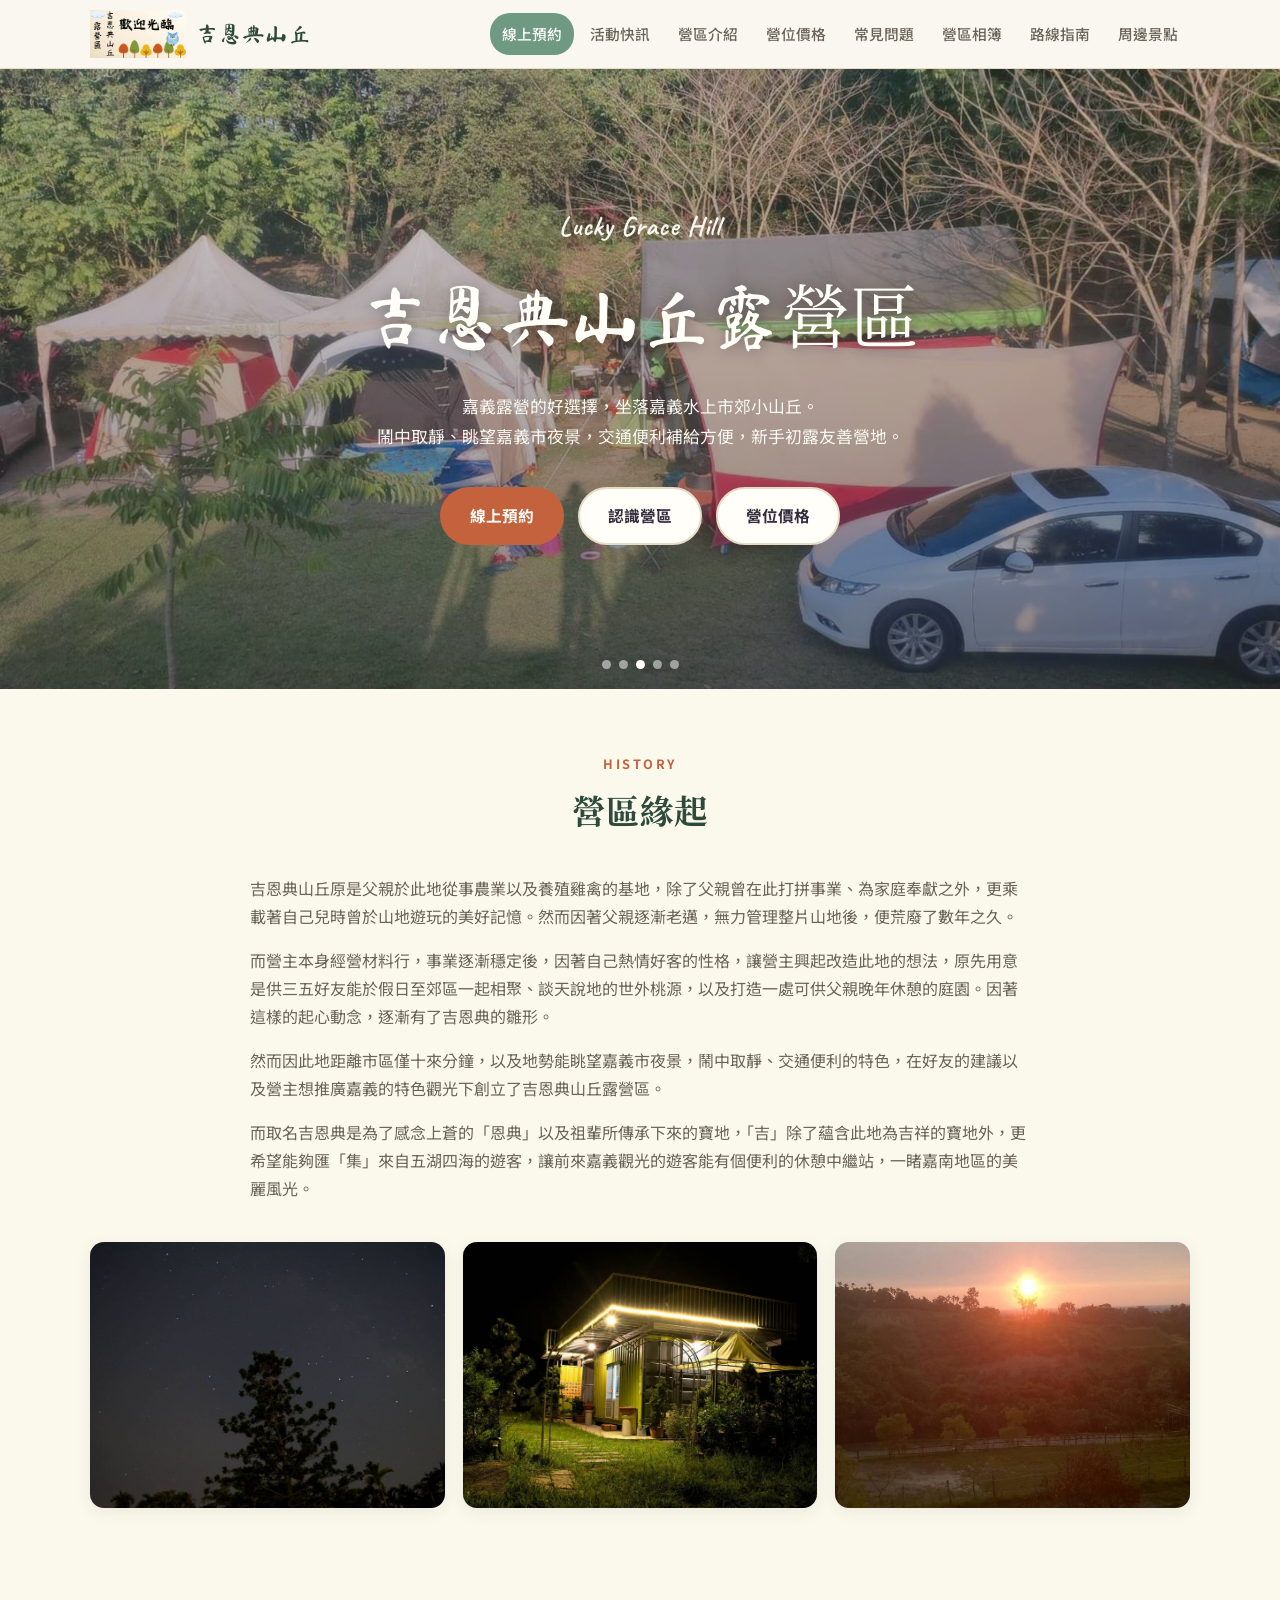
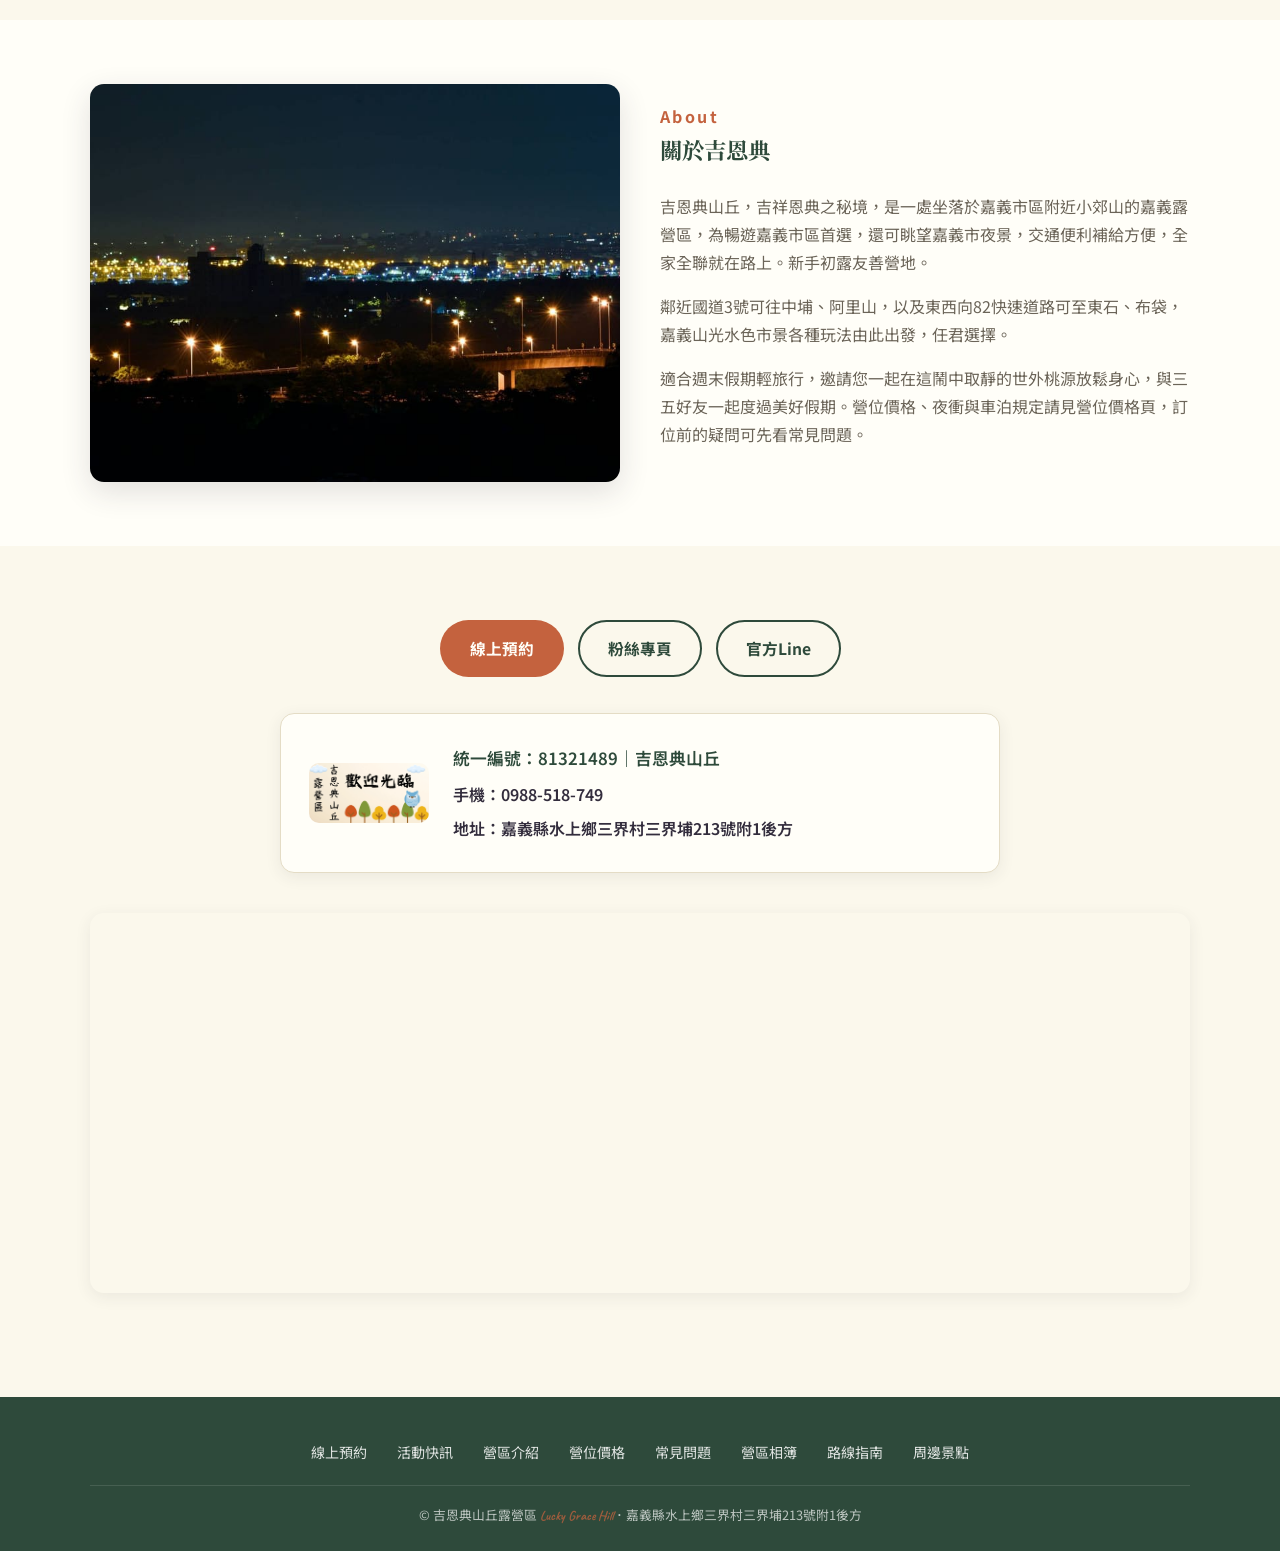
<file: index.html>
<!DOCTYPE html>
<html lang="zh-Hant">
<head>
<meta charset="UTF-8">
<meta name="viewport" content="width=device-width, initial-scale=1.0">
<title>嘉義露營就到吉恩典山丘露營區｜嘉義水上、可眺望嘉義市夜景</title>
<meta name="description" content="在找嘉義露營區嗎？吉恩典山丘露營區位於嘉義水上小山丘，距嘉義市區車程十來分鐘，可眺望嘉義市夜景。八個營位有雨棚、樹林、草地與觀景台可選，新手初露友善，平日每帳800元起。">
<link rel="canonical" href="https://luckygracehills.com/">
<meta property="og:type" content="website">
<meta property="og:site_name" content="吉恩典山丘露營區">
<meta property="og:locale" content="zh_TW">
<meta property="og:title" content="嘉義露營就到吉恩典山丘露營區｜嘉義水上、可眺望嘉義市夜景">
<meta property="og:description" content="在找嘉義露營區嗎？吉恩典山丘露營區位於嘉義水上小山丘，距嘉義市區車程十來分鐘，可眺望嘉義市夜景。八個營位有雨棚、樹林、草地與觀景台可選，新手初露友善。">
<meta property="og:url" content="https://luckygracehills.com/">
<meta property="og:image" content="https://luckygracehills.com/assets/images/hero/hero-2.jpg">
<meta name="twitter:card" content="summary_large_image">
<meta name="twitter:title" content="嘉義露營就到吉恩典山丘露營區｜嘉義水上、可眺望嘉義市夜景">
<meta name="twitter:description" content="在找嘉義露營區嗎？吉恩典山丘露營區位於嘉義水上小山丘，距嘉義市區車程十來分鐘，可眺望嘉義市夜景。八個營位有雨棚、樹林、草地與觀景台可選，新手初露友善。">
<meta name="twitter:image" content="https://luckygracehills.com/assets/images/hero/hero-2.jpg">
<script type="application/ld+json">
{
  "@context": "https://schema.org",
  "@type": "Campground",
  "name": "吉恩典山丘露營區",
  "alternateName": "Lucky Grace Hill",
  "image": "https://luckygracehills.com/assets/images/hero/hero-2.jpg",
  "url": "https://luckygracehills.com/",
  "description": "吉恩典山丘露營區是位於嘉義縣水上鄉小山丘上的嘉義露營區，距嘉義市區車程十來分鐘，可眺望嘉義市夜景，設有雨棚區、樹林區、草地區與觀景台共八個營位，新手初露友善。",
  "telephone": "+886-988-518-749",
  "priceRange": "NT$800-NT$1200",
  "address": {
    "@type": "PostalAddress",
    "streetAddress": "三界村三界埔213號附1後方",
    "addressLocality": "水上鄉",
    "addressRegion": "嘉義縣",
    "postalCode": "608",
    "addressCountry": "TW"
  },
  "sameAs": [
    "https://www.facebook.com/luckygracehillsjed394",
    "https://lin.ee/uSrEO91"
  ]
}
</script>
<link rel="preconnect" href="https://fonts.googleapis.com">
<link rel="preconnect" href="https://fonts.gstatic.com" crossorigin>
<link href="https://fonts.googleapis.com/css2?family=Ma+Shan+Zheng&family=Noto+Serif+TC:wght@700;900&family=Noto+Sans+TC:wght@400;500;700&family=Caveat:wght@600;700&display=swap" rel="stylesheet">
<link rel="stylesheet" href="css/style.css">
</head>
<body>

<header class="site-header">
  <nav class="nav-bar">
    <a class="brand" href="index.html">
      <img src="assets/images/brand/logo.png" alt="吉恩典山丘露營區 Logo">
      <span class="brand-name">吉恩典山丘</span>
    </a>
    <button class="nav-toggle" aria-label="開啟選單"></button>
    <ul class="nav-links">
      <li><a class="nav-cta" href="https://m.icamping.app/store/jed746" target="_blank" rel="noopener">線上預約</a></li>
      <li><a href="events.html">活動快訊</a></li>
      <li><a href="camp-intro.html">營區介紹</a></li>
      <li><a href="pricing.html">營位價格</a></li>
      <li><a href="faq.html">常見問題</a></li>
      <li><a href="gallery.html">營區相簿</a></li>
      <li><a href="directions.html">路線指南</a></li>
      <li><a href="nearby.html">周邊景點</a></li>
    </ul>
  </nav>
</header>

<section class="hero">
  <div class="hero-slide active"><img src="assets/images/hero/hero-1.jpg" alt="吉恩典山丘露營區風景"></div>
  <div class="hero-slide"><img src="assets/images/hero/hero-2.jpg" alt="吉恩典山丘露營區風景"></div>
  <div class="hero-slide"><img src="assets/images/hero/hero-3.jpg" alt="吉恩典山丘露營區風景"></div>
  <div class="hero-slide"><img src="assets/images/hero/hero-4.jpg" alt="吉恩典山丘露營區風景"></div>
  <div class="hero-slide"><img src="assets/images/hero/hero-5.jpg" alt="吉恩典山丘露營區風景"></div>
  <div class="hero-overlay">
    <span class="eyebrow">Lucky Grace Hill</span>
    <h1>吉恩典山丘露營區</h1>
    <p>嘉義露營的好選擇，坐落嘉義水上市郊小山丘。<br>鬧中取靜、眺望嘉義市夜景，交通便利補給方便，新手初露友善營地。</p>
    <div class="cta-row">
      <a class="btn btn-primary" href="https://m.icamping.app/store/jed746" target="_blank" rel="noopener">線上預約</a>
      <a class="btn btn-ghost" href="camp-intro.html">認識營區</a>
      <a class="btn btn-ghost" href="pricing.html">營位價格</a>
    </div>
  </div>
  <div class="hero-dots"></div>
</section>

<section>
  <div class="container">
    <div class="section-title">
      <span class="eyebrow">History</span>
      <h2>營區緣起</h2>
    </div>
    <div class="history-block history-text">
      <p>吉恩典山丘原是父親於此地從事農業以及養殖雞禽的基地，除了父親曾在此打拼事業、為家庭奉獻之外，更乘載著自己兒時曾於山地遊玩的美好記憶。然而因著父親逐漸老邁，無力管理整片山地後，便荒廢了數年之久。</p>
      <p>而營主本身經營材料行，事業逐漸穩定後，因著自己熱情好客的性格，讓營主興起改造此地的想法，原先用意是供三五好友能於假日至郊區一起相聚、談天說地的世外桃源，以及打造一處可供父親晚年休憩的庭園。因著這樣的起心動念，逐漸有了吉恩典的雛形。</p>
      <p>然而因此地距離市區僅十來分鐘，以及地勢能眺望嘉義市夜景，鬧中取靜、交通便利的特色，在好友的建議以及營主想推廣嘉義的特色觀光下創立了吉恩典山丘露營區。</p>
      <p>而取名吉恩典是為了感念上蒼的「恩典」以及祖輩所傳承下來的寶地，「吉」除了蘊含此地為吉祥的寶地外，更希望能夠匯「集」來自五湖四海的遊客，讓前來嘉義觀光的遊客能有個便利的休憩中繼站，一睹嘉南地區的美麗風光。</p>
    </div>

    <div class="trio-grid">
      <img src="assets/images/about/about-1.jpg" alt="吉恩典山丘營區風景一">
      <img src="assets/images/about/about-2.jpg" alt="吉恩典山丘營區風景二">
      <img src="assets/images/about/about-3.jpg" alt="吉恩典山丘營區風景三">
    </div>
  </div>
</section>

<section class="section-alt">
  <div class="container">
    <div class="about-split">
      <img src="assets/images/about/about-main.jpg" alt="吉恩典山丘營區實景">
      <div>
        <span class="eyebrow" style="color:var(--tan-dark);font-weight:700;letter-spacing:.15em;">About</span>
        <h3>關於吉恩典</h3>
        <p>吉恩典山丘，吉祥恩典之秘境，是一處坐落於嘉義市區附近小郊山的嘉義露營區，為暢遊嘉義市區首選，還可眺望嘉義市夜景，交通便利補給方便，全家全聯就在路上。新手初露友善營地。</p>
        <p>鄰近國道3號可往中埔、阿里山，以及東西向82快速道路可至東石、布袋，嘉義山光水色市景各種玩法由此出發，任君選擇。</p>
        <p>適合週末假期輕旅行，邀請您一起在這鬧中取靜的世外桃源放鬆身心，與三五好友一起度過美好假期。營位價格、夜衝與車泊規定請見<a href="pricing.html">營位價格</a>頁，訂位前的疑問可先看<a href="faq.html">常見問題</a>。</p>
      </div>
    </div>
  </div>
</section>

<section>
  <div class="container">
    <div class="cta-row">
      <a class="btn btn-primary" href="https://m.icamping.app/store/jed746" target="_blank" rel="noopener">線上預約</a>
      <a class="btn btn-outline" href="https://www.facebook.com/luckygracehillsjed394" target="_blank" rel="noopener">粉絲專頁</a>
      <a class="btn btn-outline" href="https://lin.ee/uSrEO91" target="_blank" rel="noopener">官方Line</a>
    </div>

    <div class="contact-block">
      <img src="assets/images/brand/logo.png" alt="吉恩典山丘 Logo">
      <div class="contact-lines">
        <p class="contact-code">統一編號：81321489｜吉恩典山丘</p>
        <p>手機：0988-518-749</p>
        <p>地址：嘉義縣水上鄉三界村三界埔213號附1後方</p>
      </div>
    </div>

    <div class="map-embed">
      <iframe loading="lazy" src="https://www.google.com/maps?q=%E5%98%89%E7%BE%A9%E7%B8%A3%E6%B0%B4%E4%B8%8A%E9%84%89%E4%B8%89%E7%95%8C%E6%9D%91%E4%B8%89%E7%95%8C%E5%9F%94213%E8%99%9F%E9%99%841%E5%BE%8C%E6%96%B9&output=embed" title="吉恩典山丘露營區地圖"></iframe>
    </div>
  </div>
</section>

<footer class="site-footer">
  <div class="container">
    <ul class="footer-nav">
      <li><a href="https://m.icamping.app/store/jed746" target="_blank" rel="noopener">線上預約</a></li>
      <li><a href="events.html">活動快訊</a></li>
      <li><a href="camp-intro.html">營區介紹</a></li>
      <li><a href="pricing.html">營位價格</a></li>
      <li><a href="faq.html">常見問題</a></li>
      <li><a href="gallery.html">營區相簿</a></li>
      <li><a href="directions.html">路線指南</a></li>
      <li><a href="nearby.html">周邊景點</a></li>
    </ul>
    <div class="footer-bottom">© 吉恩典山丘露營區 <span class="hand-tag">Lucky Grace Hill</span>．嘉義縣水上鄉三界村三界埔213號附1後方</div>
  </div>
</footer>

<script src="js/main.js"></script>
</body>
</html>
</file>
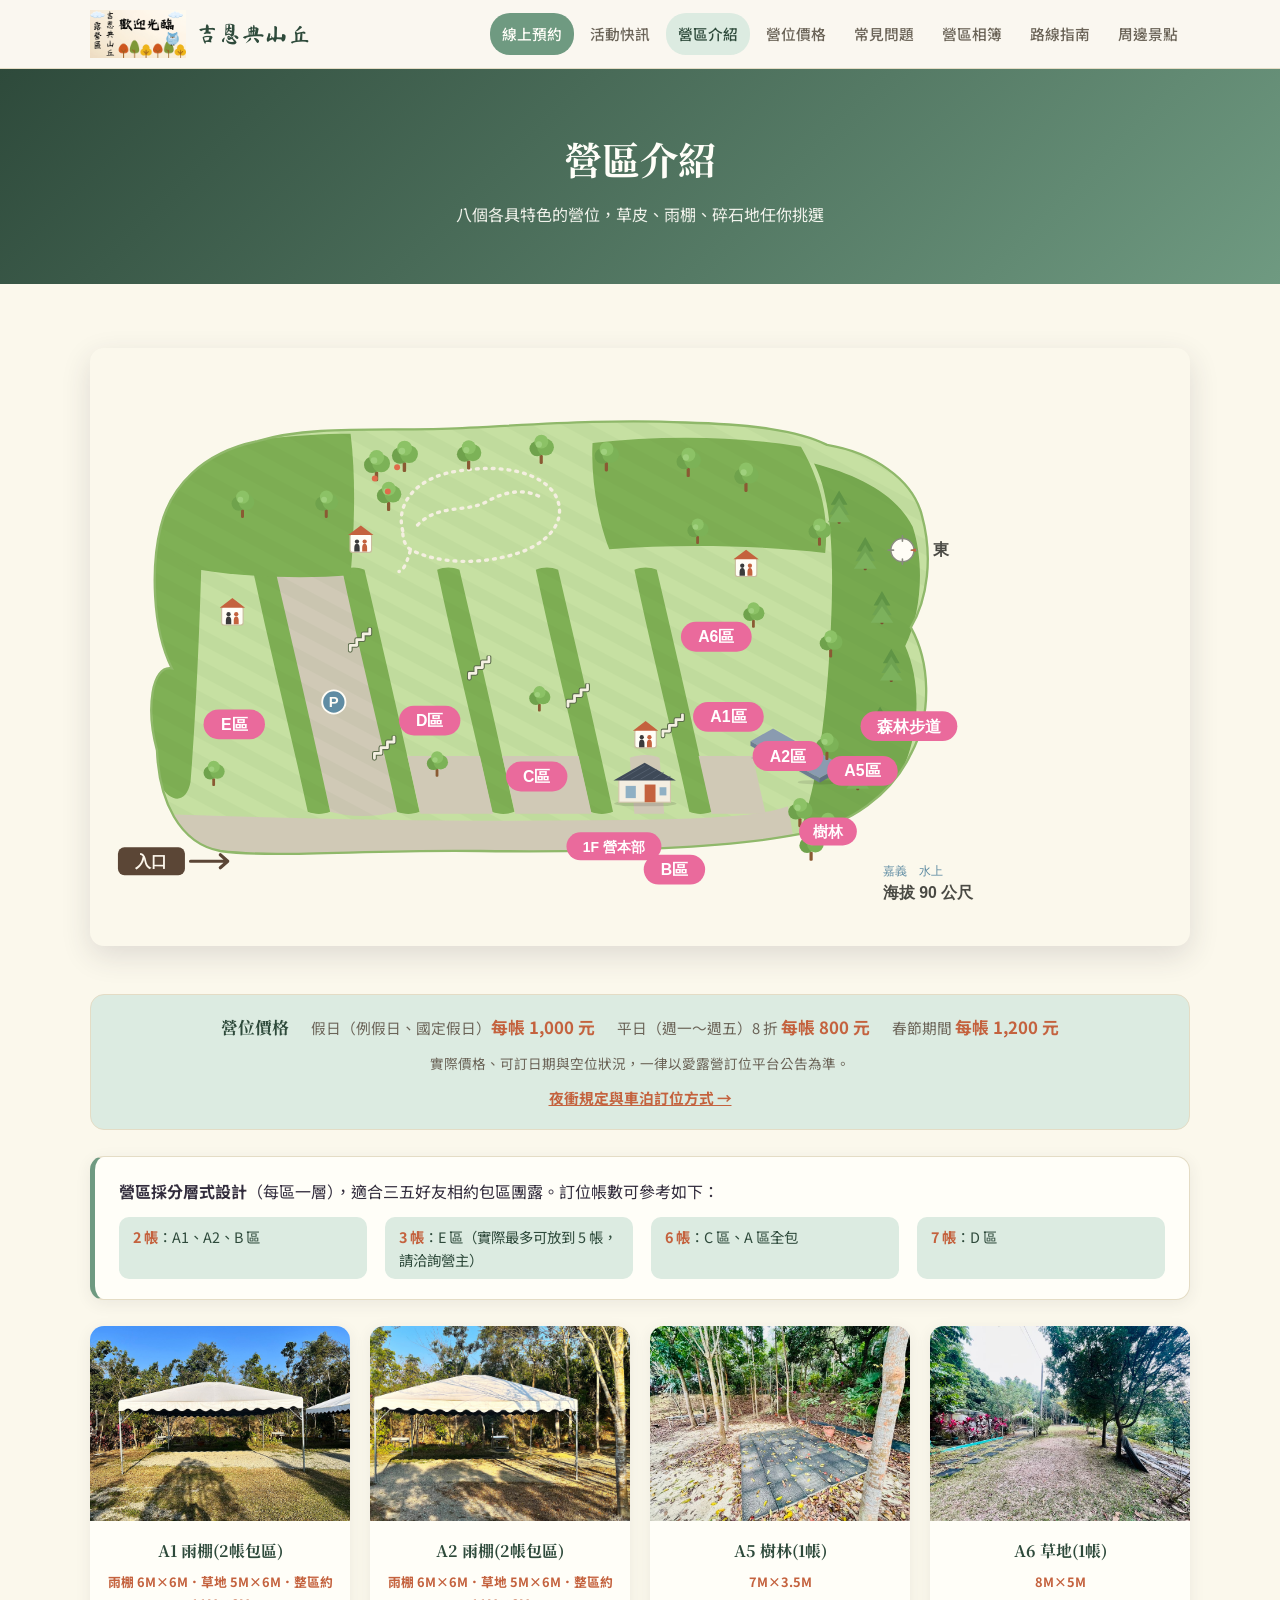
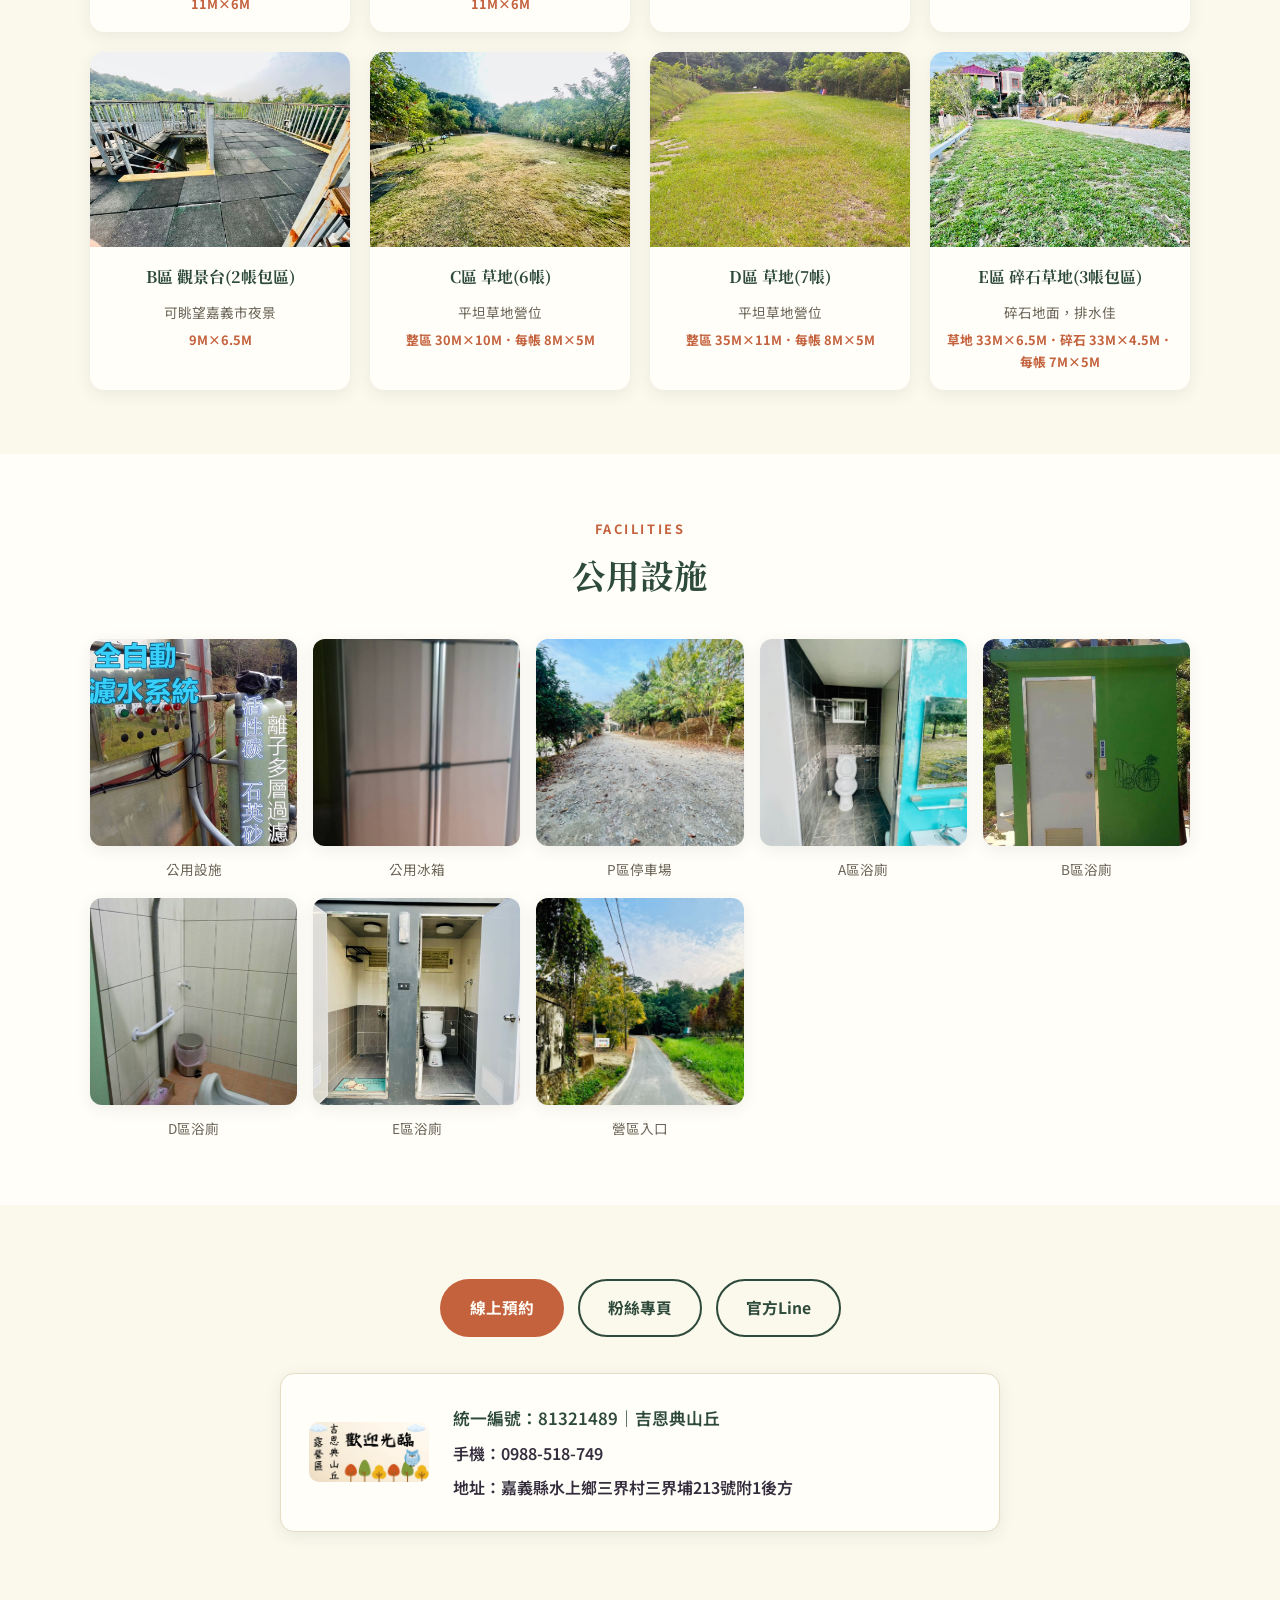
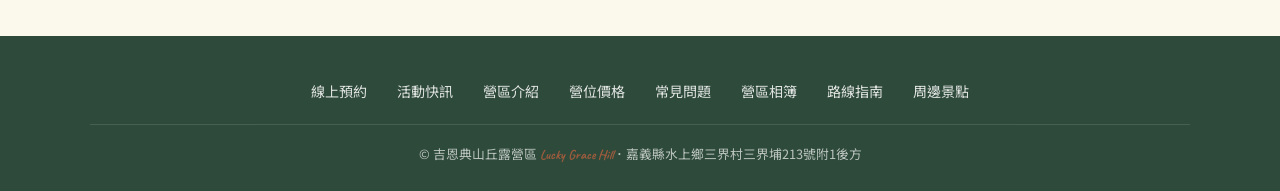
<file: camp-intro.html>
<!DOCTYPE html>
<html lang="zh-Hant">
<head>
<meta charset="UTF-8">
<meta name="viewport" content="width=device-width, initial-scale=1.0">
<title>營區介紹｜吉恩典山丘露營區</title>
<meta name="description" content="吉恩典山丘露營區配置圖與 A~E 區各營位介紹，雨棚區、樹林區、草地區、觀景台區任君選擇。">
<link rel="canonical" href="https://luckygracehills.com/camp-intro.html">
<meta property="og:type" content="website">
<meta property="og:site_name" content="吉恩典山丘露營區">
<meta property="og:locale" content="zh_TW">
<meta property="og:title" content="營區介紹｜吉恩典山丘露營區">
<meta property="og:description" content="吉恩典山丘露營區配置圖與 A~E 區各營位介紹，雨棚區、樹林區、草地區、觀景台區任君選擇。">
<meta property="og:url" content="https://luckygracehills.com/camp-intro.html">
<meta property="og:image" content="https://luckygracehills.com/assets/images/hero/hero-2.jpg">
<meta name="twitter:card" content="summary_large_image">
<meta name="twitter:title" content="營區介紹｜吉恩典山丘露營區">
<meta name="twitter:description" content="吉恩典山丘露營區配置圖與 A~E 區各營位介紹，雨棚區、樹林區、草地區、觀景台區任君選擇。">
<meta name="twitter:image" content="https://luckygracehills.com/assets/images/hero/hero-2.jpg">
<link rel="preconnect" href="https://fonts.googleapis.com">
<link rel="preconnect" href="https://fonts.gstatic.com" crossorigin>
<link href="https://fonts.googleapis.com/css2?family=Ma+Shan+Zheng&family=Noto+Serif+TC:wght@700;900&family=Noto+Sans+TC:wght@400;500;700&family=Caveat:wght@600;700&display=swap" rel="stylesheet">
<link rel="stylesheet" href="css/style.css">
</head>
<body>

<header class="site-header">
  <nav class="nav-bar">
    <a class="brand" href="index.html">
      <img src="assets/images/brand/logo.png" alt="吉恩典山丘露營區 Logo">
      <span class="brand-name">吉恩典山丘</span>
    </a>
    <button class="nav-toggle" aria-label="開啟選單"></button>
    <ul class="nav-links">
      <li><a class="nav-cta" href="https://m.icamping.app/store/jed746" target="_blank" rel="noopener">線上預約</a></li>
      <li><a href="events.html">活動快訊</a></li>
      <li><a href="camp-intro.html" class="active">營區介紹</a></li>
      <li><a href="pricing.html">營位價格</a></li>
      <li><a href="faq.html">常見問題</a></li>
      <li><a href="gallery.html">營區相簿</a></li>
      <li><a href="directions.html">路線指南</a></li>
      <li><a href="nearby.html">周邊景點</a></li>
    </ul>
  </nav>
</header>

<div class="page-hero">
  <h1>營區介紹</h1>
  <p>八個各具特色的營位，草皮、雨棚、碎石地任你挑選</p>
</div>

<section>
  <div class="container">
    <img class="layout-map" src="assets/images/map/layout.svg" alt="吉恩典山丘營區配置圖">

    <div class="price-banner">
      <div class="price-banner-row">
        <strong>營位價格</strong>
        <span>假日（例假日、國定假日）<b>每帳 1,000 元</b></span>
        <span>平日（週一～週五）8 折 <b>每帳 800 元</b></span>
        <span>春節期間 <b>每帳 1,200 元</b></span>
      </div>
      <p class="price-banner-note">實際價格、可訂日期與空位狀況，一律以愛露營訂位平台公告為準。</p>
      <a href="pricing.html">夜衝規定與車泊訂位方式 →</a>
    </div>

    <div class="zone-note">
      <p><strong>營區採分層式設計</strong>（每區一層），適合三五好友相約包區團露。訂位帳數可參考如下：</p>
      <ul>
        <li><strong>2 帳</strong>：A1、A2、B 區</li>
        <li><strong>3 帳</strong>：E 區（實際最多可放到 5 帳，請洽詢營主）</li>
        <li><strong>6 帳</strong>：C 區、A 區全包</li>
        <li><strong>7 帳</strong>：D 區</li>
      </ul>
    </div>

    <div class="zone-grid">
      <div class="zone-card">
        <img src="assets/images/zones/a1.jpg" alt="A1雨棚(2帳包區)">
        <div class="zone-card-body"><h4>A1 雨棚(2帳包區)</h4><span class="zone-dim">雨棚 6M×6M．草地 5M×6M．整區約 11M×6M</span></div>
      </div>
      <div class="zone-card">
        <img src="assets/images/zones/a2.jpg" alt="A2雨棚(2帳包區)">
        <div class="zone-card-body"><h4>A2 雨棚(2帳包區)</h4><span class="zone-dim">雨棚 6M×6M．草地 5M×6M．整區約 11M×6M</span></div>
      </div>
      <div class="zone-card">
        <img src="assets/images/zones/a5.jpg" alt="A5樹林(1帳)">
        <div class="zone-card-body"><h4>A5 樹林(1帳)</h4><span class="zone-dim">7M×3.5M</span></div>
      </div>
      <div class="zone-card">
        <img src="assets/images/zones/a6.jpg" alt="A6草地(1帳)">
        <div class="zone-card-body"><h4>A6 草地(1帳)</h4><span class="zone-dim">8M×5M</span></div>
      </div>
      <div class="zone-card">
        <img src="assets/images/zones/b.jpg" alt="B區觀景台(2帳包區)">
        <div class="zone-card-body"><h4>B區 觀景台(2帳包區)</h4><span>可眺望嘉義市夜景</span><span class="zone-dim">9M×6.5M</span></div>
      </div>
      <div class="zone-card">
        <img src="assets/images/zones/c.jpg" alt="C區草地(6帳)">
        <div class="zone-card-body"><h4>C區 草地(6帳)</h4><span>平坦草地營位</span><span class="zone-dim">整區 30M×10M．每帳 8M×5M</span></div>
      </div>
      <div class="zone-card">
        <img src="assets/images/zones/d.jpg" alt="D區草地(7帳)">
        <div class="zone-card-body"><h4>D區 草地(7帳)</h4><span>平坦草地營位</span><span class="zone-dim">整區 35M×11M．每帳 8M×5M</span></div>
      </div>
      <div class="zone-card">
        <img src="assets/images/zones/e.jpg" alt="E區碎石草地(3帳包區)">
        <div class="zone-card-body"><h4>E區 碎石草地(3帳包區)</h4><span>碎石地面，排水佳</span><span class="zone-dim">草地 33M×6.5M．碎石 33M×4.5M．每帳 7M×5M</span></div>
      </div>
    </div>
  </div>
</section>

<section class="section-alt">
  <div class="container">
    <div class="section-title">
      <span class="eyebrow">Facilities</span>
      <h2>公用設施</h2>
    </div>
    <div class="facility-grid">
      <div class="facility-item"><img src="assets/images/facilities/facility-main.jpg" alt="公用設施"><span>公用設施</span></div>
      <div class="facility-item"><img src="assets/images/facilities/fridge.jpg" alt="公用冰箱"><span>公用冰箱</span></div>
      <div class="facility-item"><img src="assets/images/facilities/parking.jpg" alt="P區停車場"><span>P區停車場</span></div>
      <div class="facility-item"><img src="assets/images/facilities/toilet-a.jpg" alt="A區浴廁"><span>A區浴廁</span></div>
      <div class="facility-item"><img src="assets/images/facilities/toilet-b.jpg" alt="B區浴廁"><span>B區浴廁</span></div>
      <div class="facility-item"><img src="assets/images/facilities/toilet-d.jpg" alt="D區浴廁"><span>D區浴廁</span></div>
      <div class="facility-item"><img src="assets/images/facilities/toilet-e.jpg" alt="E區浴廁"><span>E區浴廁</span></div>
      <div class="facility-item"><img src="assets/images/facilities/road-entrance.jpg" alt="營區入口道路"><span>營區入口</span></div>
    </div>
  </div>
</section>

<section>
  <div class="container">
    <div class="cta-row">
      <a class="btn btn-primary" href="https://m.icamping.app/store/jed746" target="_blank" rel="noopener">線上預約</a>
      <a class="btn btn-outline" href="https://www.facebook.com/luckygracehillsjed394" target="_blank" rel="noopener">粉絲專頁</a>
      <a class="btn btn-outline" href="https://lin.ee/uSrEO91" target="_blank" rel="noopener">官方Line</a>
    </div>

    <div class="contact-block">
      <img src="assets/images/brand/logo.png" alt="吉恩典山丘 Logo">
      <div class="contact-lines">
        <p class="contact-code">統一編號：81321489｜吉恩典山丘</p>
        <p>手機：0988-518-749</p>
        <p>地址：嘉義縣水上鄉三界村三界埔213號附1後方</p>
      </div>
    </div>
  </div>
</section>

<footer class="site-footer">
  <div class="container">
    <ul class="footer-nav">
      <li><a href="https://m.icamping.app/store/jed746" target="_blank" rel="noopener">線上預約</a></li>
      <li><a href="events.html">活動快訊</a></li>
      <li><a href="camp-intro.html">營區介紹</a></li>
      <li><a href="pricing.html">營位價格</a></li>
      <li><a href="faq.html">常見問題</a></li>
      <li><a href="gallery.html">營區相簿</a></li>
      <li><a href="directions.html">路線指南</a></li>
      <li><a href="nearby.html">周邊景點</a></li>
    </ul>
    <div class="footer-bottom">© 吉恩典山丘露營區 <span class="hand-tag">Lucky Grace Hill</span>．嘉義縣水上鄉三界村三界埔213號附1後方</div>
  </div>
</footer>

<script src="js/main.js"></script>
</body>
</html>
</file>
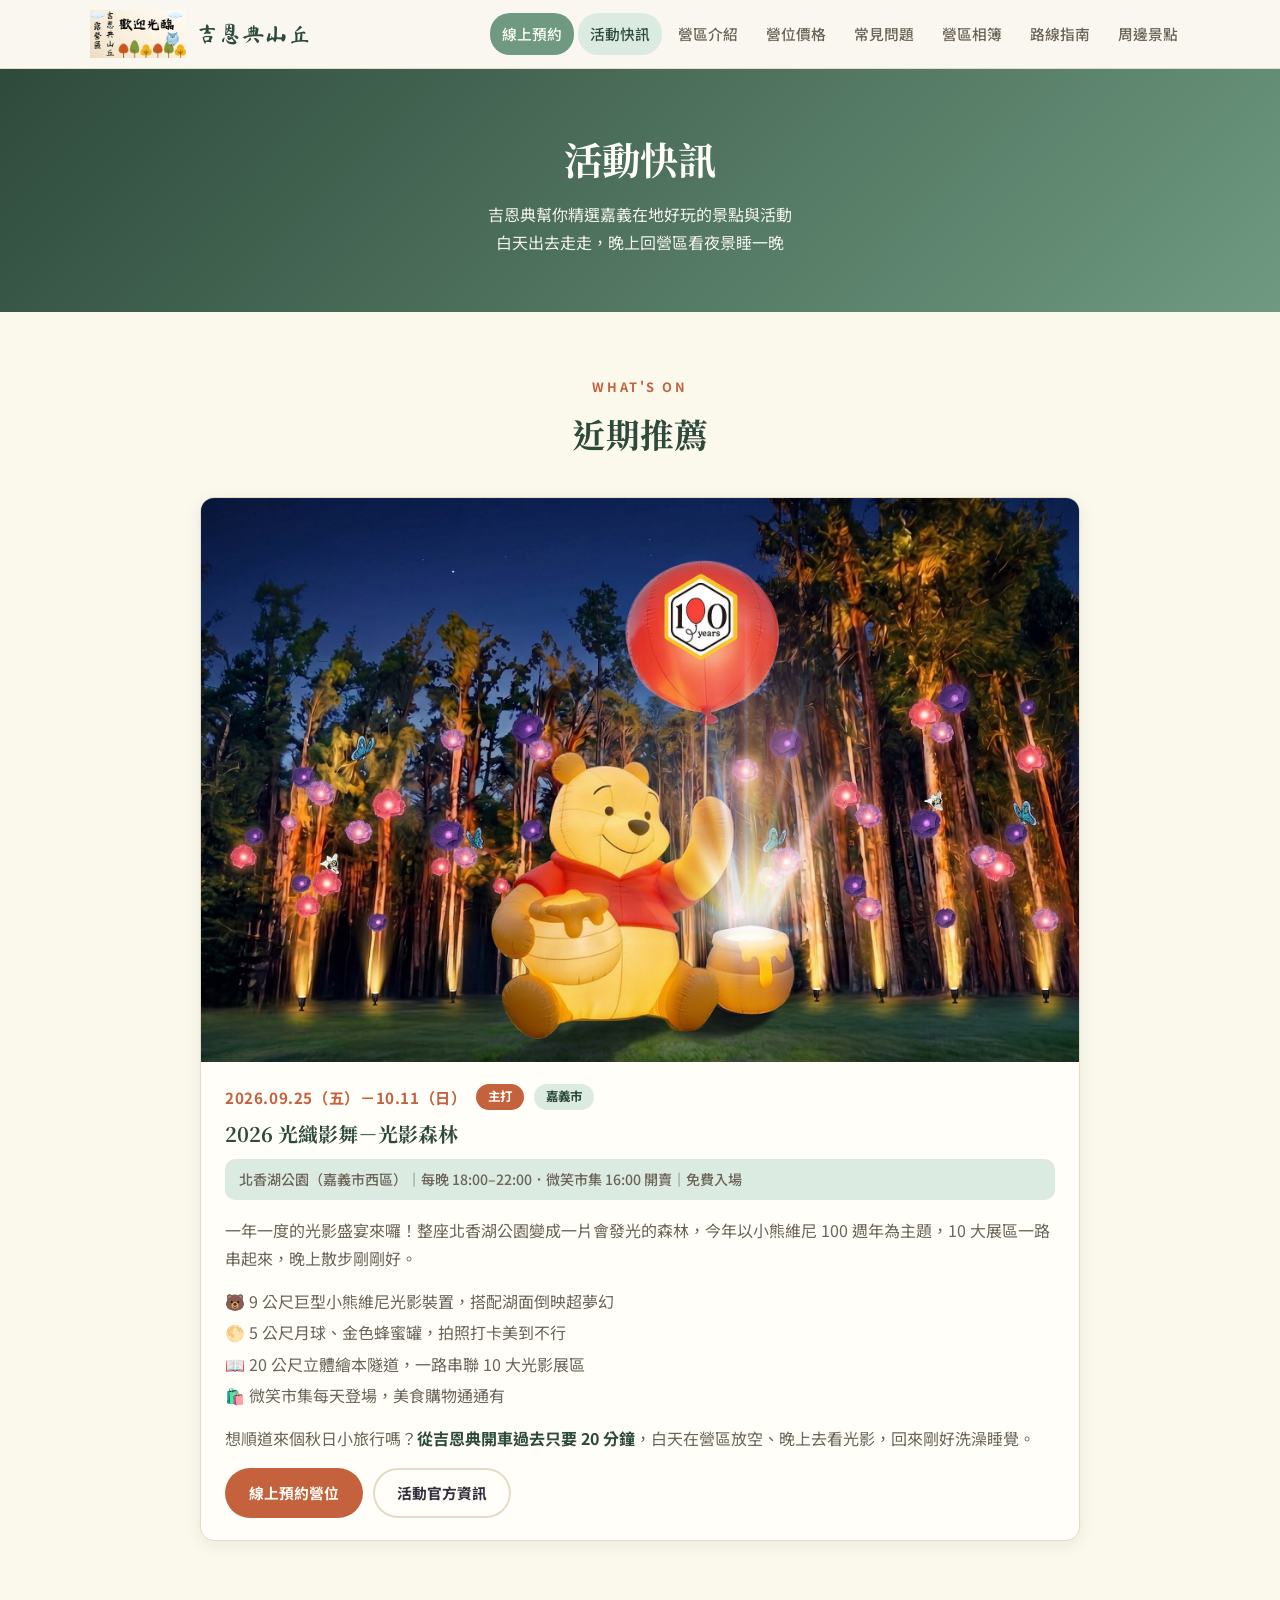
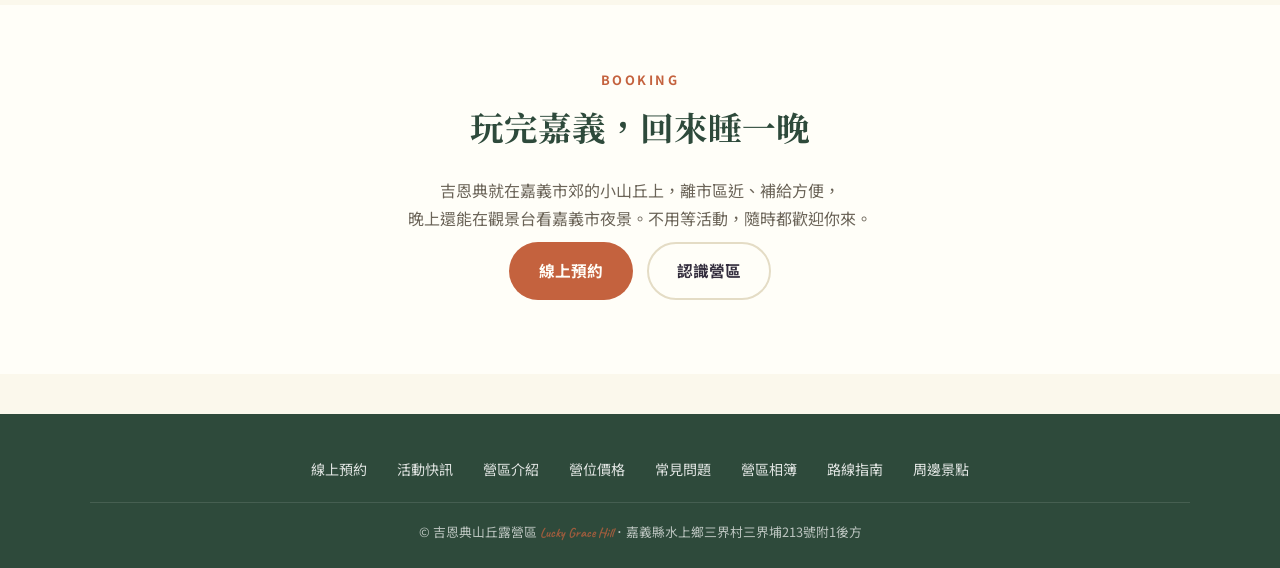
<file: events.html>
<!DOCTYPE html>
<html lang="zh-Hant">
<head>
<meta charset="UTF-8">
<meta name="viewport" content="width=device-width, initial-scale=1.0">
<title>活動快訊｜吉恩典山丘露營區</title>
<meta name="description" content="吉恩典山丘為你精選嘉義在地好玩的特色景點與活動：光影藝術展、節慶市集、親子行程，白天出去玩、晚上回營區睡一晚，順道來場嘉義小旅行。">
<link rel="canonical" href="https://luckygracehills.com/events.html">
<meta property="og:type" content="website">
<meta property="og:site_name" content="吉恩典山丘露營區">
<meta property="og:locale" content="zh_TW">
<meta property="og:title" content="活動快訊｜吉恩典山丘露營區">
<meta property="og:description" content="吉恩典山丘為你精選嘉義在地好玩的特色景點與活動：光影藝術展、節慶市集、親子行程，白天出去玩、晚上回營區睡一晚，順道來場嘉義小旅行。">
<meta property="og:url" content="https://luckygracehills.com/events.html">
<meta property="og:image" content="https://luckygracehills.com/assets/images/hero/hero-1.jpg">
<meta name="twitter:card" content="summary_large_image">
<meta name="twitter:title" content="活動快訊｜吉恩典山丘露營區">
<meta name="twitter:description" content="吉恩典山丘為你精選嘉義在地好玩的特色景點與活動：光影藝術展、節慶市集、親子行程，白天出去玩、晚上回營區睡一晚，順道來場嘉義小旅行。">
<meta name="twitter:image" content="https://luckygracehills.com/assets/images/hero/hero-1.jpg">
<link rel="preconnect" href="https://fonts.googleapis.com">
<link rel="preconnect" href="https://fonts.gstatic.com" crossorigin>
<link href="https://fonts.googleapis.com/css2?family=Ma+Shan+Zheng&family=Noto+Serif+TC:wght@700;900&family=Noto+Sans+TC:wght@400;500;700&family=Caveat:wght@600;700&display=swap" rel="stylesheet">
<link rel="stylesheet" href="css/style.css">
</head>
<body>

<header class="site-header">
  <nav class="nav-bar">
    <a class="brand" href="index.html">
      <img src="assets/images/brand/logo.png" alt="吉恩典山丘露營區 Logo">
      <span class="brand-name">吉恩典山丘</span>
    </a>
    <button class="nav-toggle" aria-label="開啟選單"></button>
    <ul class="nav-links">
      <li><a class="nav-cta" href="https://m.icamping.app/store/jed746" target="_blank" rel="noopener">線上預約</a></li>
      <li><a href="events.html" class="active">活動快訊</a></li>
      <li><a href="camp-intro.html">營區介紹</a></li>
      <li><a href="pricing.html">營位價格</a></li>
      <li><a href="faq.html">常見問題</a></li>
      <li><a href="gallery.html">營區相簿</a></li>
      <li><a href="directions.html">路線指南</a></li>
      <li><a href="nearby.html">周邊景點</a></li>
    </ul>
  </nav>
</header>

<div class="page-hero">
  <h1>活動快訊</h1>
  <p>吉恩典幫你精選嘉義在地好玩的景點與活動<br>白天出去走走，晚上回營區看夜景睡一晚</p>
</div>

<section>
  <div class="container">
    <div class="section-title">
      <span class="eyebrow">What's On</span>
      <h2>近期推薦</h2>
    </div>

    <!--
      ===== 新增一則活動：複製下面整個 <article> 區塊，貼到 event-list 裡最上面，再改文字 =====

      <article class="event-card">
        <div class="event-media">
          <img src="assets/images/events/活動圖檔名.jpg" alt="活動名稱">
        </div>
        <div class="event-body">
          <div class="event-meta">
            <span class="event-date">2026.10.05（六）</span>
            <span class="event-tag is-feature">主打</span>
            <span class="event-tag">嘉義市</span>
          </div>
          <h3>活動名稱</h3>
          <p class="event-info">地點｜時間｜票價（這一行會有淡綠底色，放最重要的實用資訊）</p>
          <p>一兩句話介紹這個活動在幹嘛、為什麼好玩。</p>
          <ul class="event-highlights">
            <li>🐻 亮點一</li>
            <li>🌕 亮點二</li>
          </ul>
          <p>從吉恩典開車過去只要 XX 分鐘，順道來住一晚剛剛好。</p>
          <div class="event-actions">
            <a class="btn btn-primary" href="https://m.icamping.app/store/jed746" target="_blank" rel="noopener">線上預約營位</a>
            <a class="btn btn-ghost" href="活動官方連結" target="_blank" rel="noopener">活動官方資訊</a>
          </div>
        </div>
      </article>

      小提醒：
      1. 沒有活動海報時，把 <div class="event-media">…</div> 整塊刪掉，
         並把 <article class="event-card"> 改成 <article class="event-card no-media">，版面會自動變成整排文字。
      2. 標籤 <span class="event-tag is-feature">主打</span> 是橘底醒目款；
         想用一般灰綠底，改成 <span class="event-tag">嘉義市</span> 即可，不需要的話整行刪掉。
      3. 文字比較多的活動（有亮點清單那種），把 <article class="event-card"> 改成
         <article class="event-card media-top">，圖片會變成上方滿版大圖，比左側窄長條好看。
      4. event-info、event-highlights 這兩段不需要就整段刪掉，版面不會壞。
      5. 網址裡如果有 & 符號，要寫成 &amp; 才不會出錯（從 FB 複製的網址還要把
         最後面 &fbclid=... 那一長串追蹤碼刪掉，留著不影響功能但很醜）。
      6. 活動結束後，把整個 <article> 搬到下面「已結束」區塊裡，會自動變淡。
      7. 活動圖片請放到 assets/images/events/ 資料夾，檔名用英文數字（例如
         2026-light-forest.jpg），中文檔名在網址上容易出問題。
    -->

    <div class="event-list">

      <article class="event-card media-top">
        <div class="event-media">
          <img src="assets/images/events/2026-light-forest.jpg" alt="2026 光織影舞－光影森林：北香湖公園的 9 公尺巨型小熊維尼光影裝置">
        </div>
        <div class="event-body">
          <div class="event-meta">
            <span class="event-date">2026.09.25（五）－10.11（日）</span>
            <span class="event-tag is-feature">主打</span>
            <span class="event-tag">嘉義市</span>
          </div>
          <h3>2026 光織影舞－光影森林</h3>
          <p class="event-info">北香湖公園（嘉義市西區）｜每晚 18:00–22:00．微笑市集 16:00 開賣｜免費入場</p>
          <p>一年一度的光影盛宴來囉！整座北香湖公園變成一片會發光的森林，今年以小熊維尼 100 週年為主題，10 大展區一路串起來，晚上散步剛剛好。</p>
          <ul class="event-highlights">
            <li>🐻 9 公尺巨型小熊維尼光影裝置，搭配湖面倒映超夢幻</li>
            <li>🌕 5 公尺月球、金色蜂蜜罐，拍照打卡美到不行</li>
            <li>📖 20 公尺立體繪本隧道，一路串聯 10 大光影展區</li>
            <li>🛍️ 微笑市集每天登場，美食購物通通有</li>
          </ul>
          <p>想順道來個秋日小旅行嗎？<strong>從吉恩典開車過去只要 20 分鐘</strong>，白天在營區放空、晚上去看光影，回來剛好洗澡睡覺。</p>
          <div class="event-actions">
            <a class="btn btn-primary" href="https://m.icamping.app/store/jed746" target="_blank" rel="noopener">線上預約營位</a>
            <a class="btn btn-ghost" href="https://travel.chiayi.gov.tw/ActivityInfo/C000001?ID=5ccb3ff4-d8d4-4cb4-8c81-e741a7c45880&amp;PageIndex=1&amp;PageType=1" target="_blank" rel="noopener">活動官方資訊</a>
          </div>
        </div>
      </article>

    </div>
  </div>
</section>

<!--
  ===== 已結束的活動放這一區。有內容時，把下面這段 <section> 的註解拿掉 =====

<section class="section-alt">
  <div class="container">
    <div class="section-title">
      <span class="eyebrow">Past Events</span>
      <h2>已結束</h2>
    </div>
    <div class="event-list events-past">

      （把結束的 <article class="event-card">…</article> 搬進來）

    </div>
  </div>
</section>
-->

<section class="section-alt">
  <div class="container">
    <div class="section-title">
      <span class="eyebrow">Booking</span>
      <h2>玩完嘉義，回來睡一晚</h2>
    </div>
    <p class="events-outro">吉恩典就在嘉義市郊的小山丘上，離市區近、補給方便，<br>晚上還能在觀景台看嘉義市夜景。不用等活動，隨時都歡迎你來。</p>
    <div class="cta-row">
      <a class="btn btn-primary" href="https://m.icamping.app/store/jed746" target="_blank" rel="noopener">線上預約</a>
      <a class="btn btn-ghost" href="camp-intro.html">認識營區</a>
    </div>
  </div>
</section>

<footer class="site-footer">
  <div class="container">
    <ul class="footer-nav">
      <li><a href="https://m.icamping.app/store/jed746" target="_blank" rel="noopener">線上預約</a></li>
      <li><a href="events.html">活動快訊</a></li>
      <li><a href="camp-intro.html">營區介紹</a></li>
      <li><a href="pricing.html">營位價格</a></li>
      <li><a href="faq.html">常見問題</a></li>
      <li><a href="gallery.html">營區相簿</a></li>
      <li><a href="directions.html">路線指南</a></li>
      <li><a href="nearby.html">周邊景點</a></li>
    </ul>
    <div class="footer-bottom">© 吉恩典山丘露營區 <span class="hand-tag">Lucky Grace Hill</span>．嘉義縣水上鄉三界村三界埔213號附1後方</div>
  </div>
</footer>

<script src="js/main.js"></script>
</body>
</html>
</file>
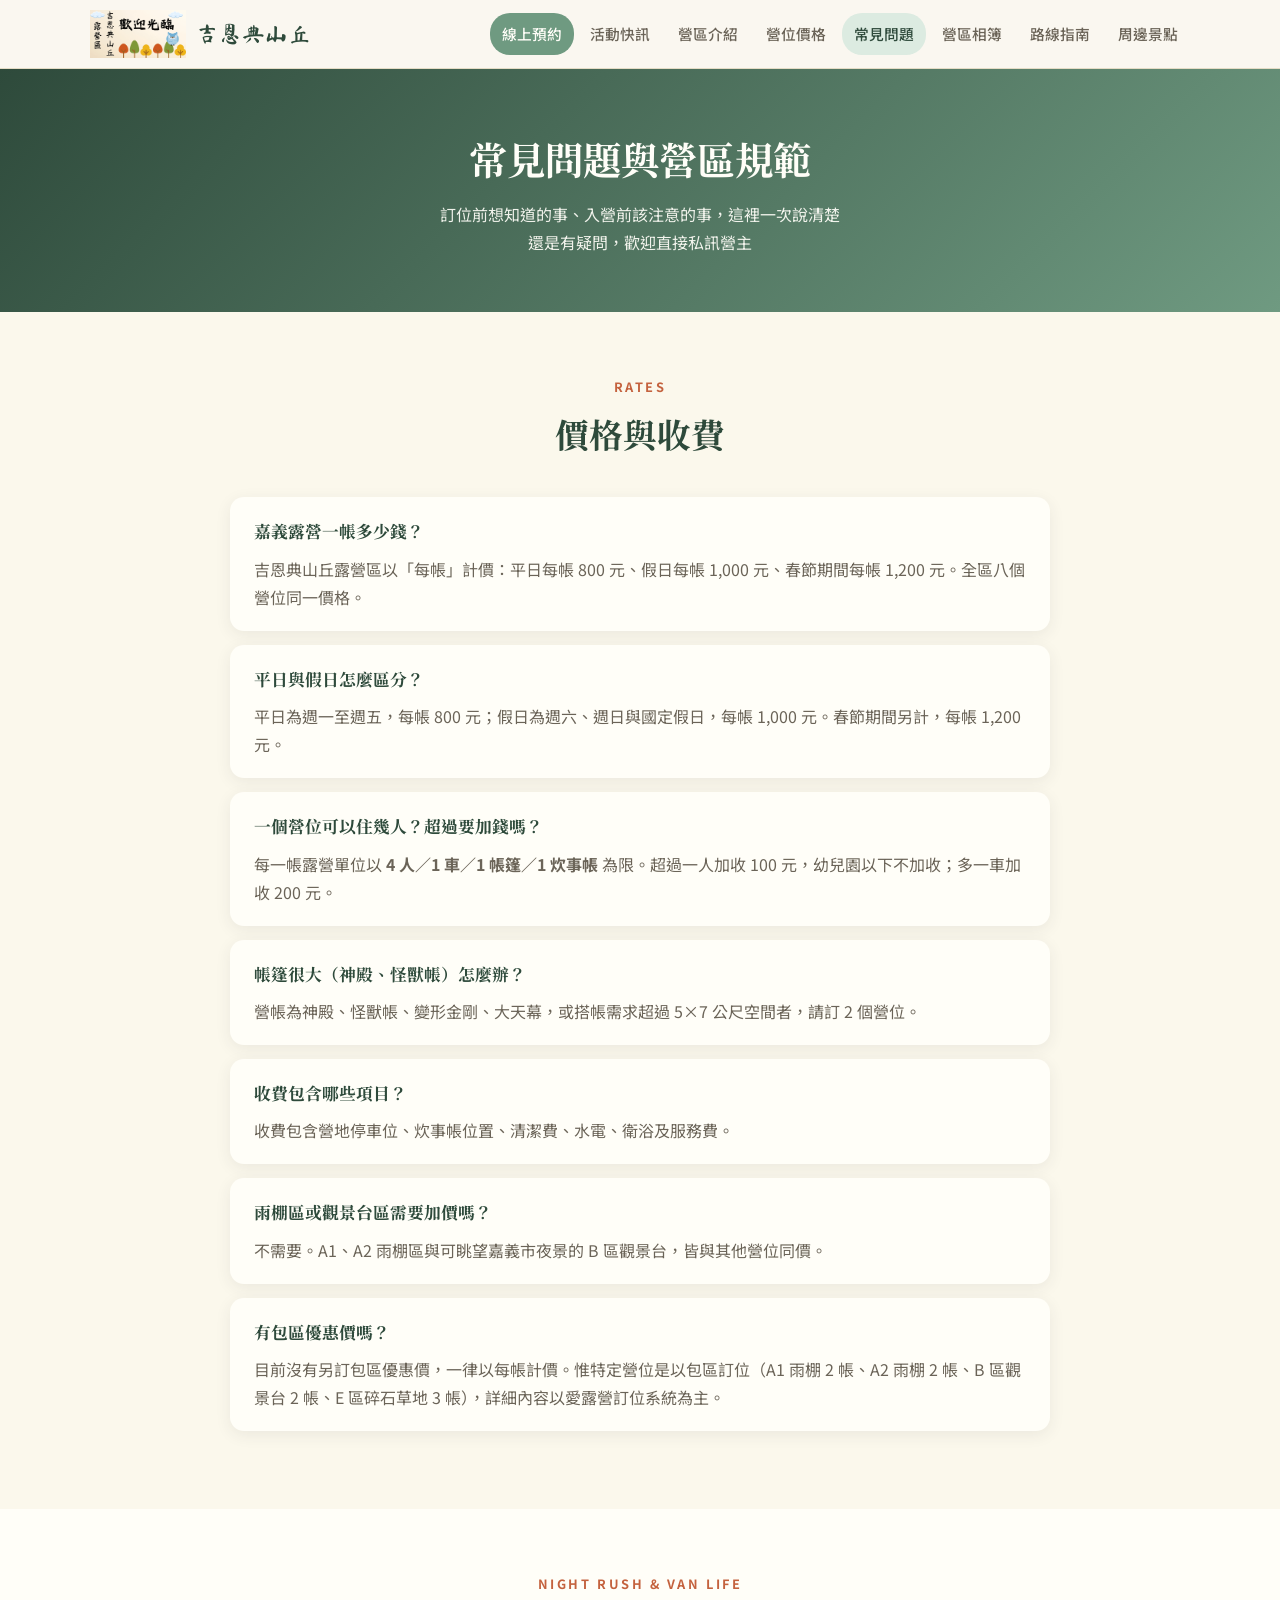
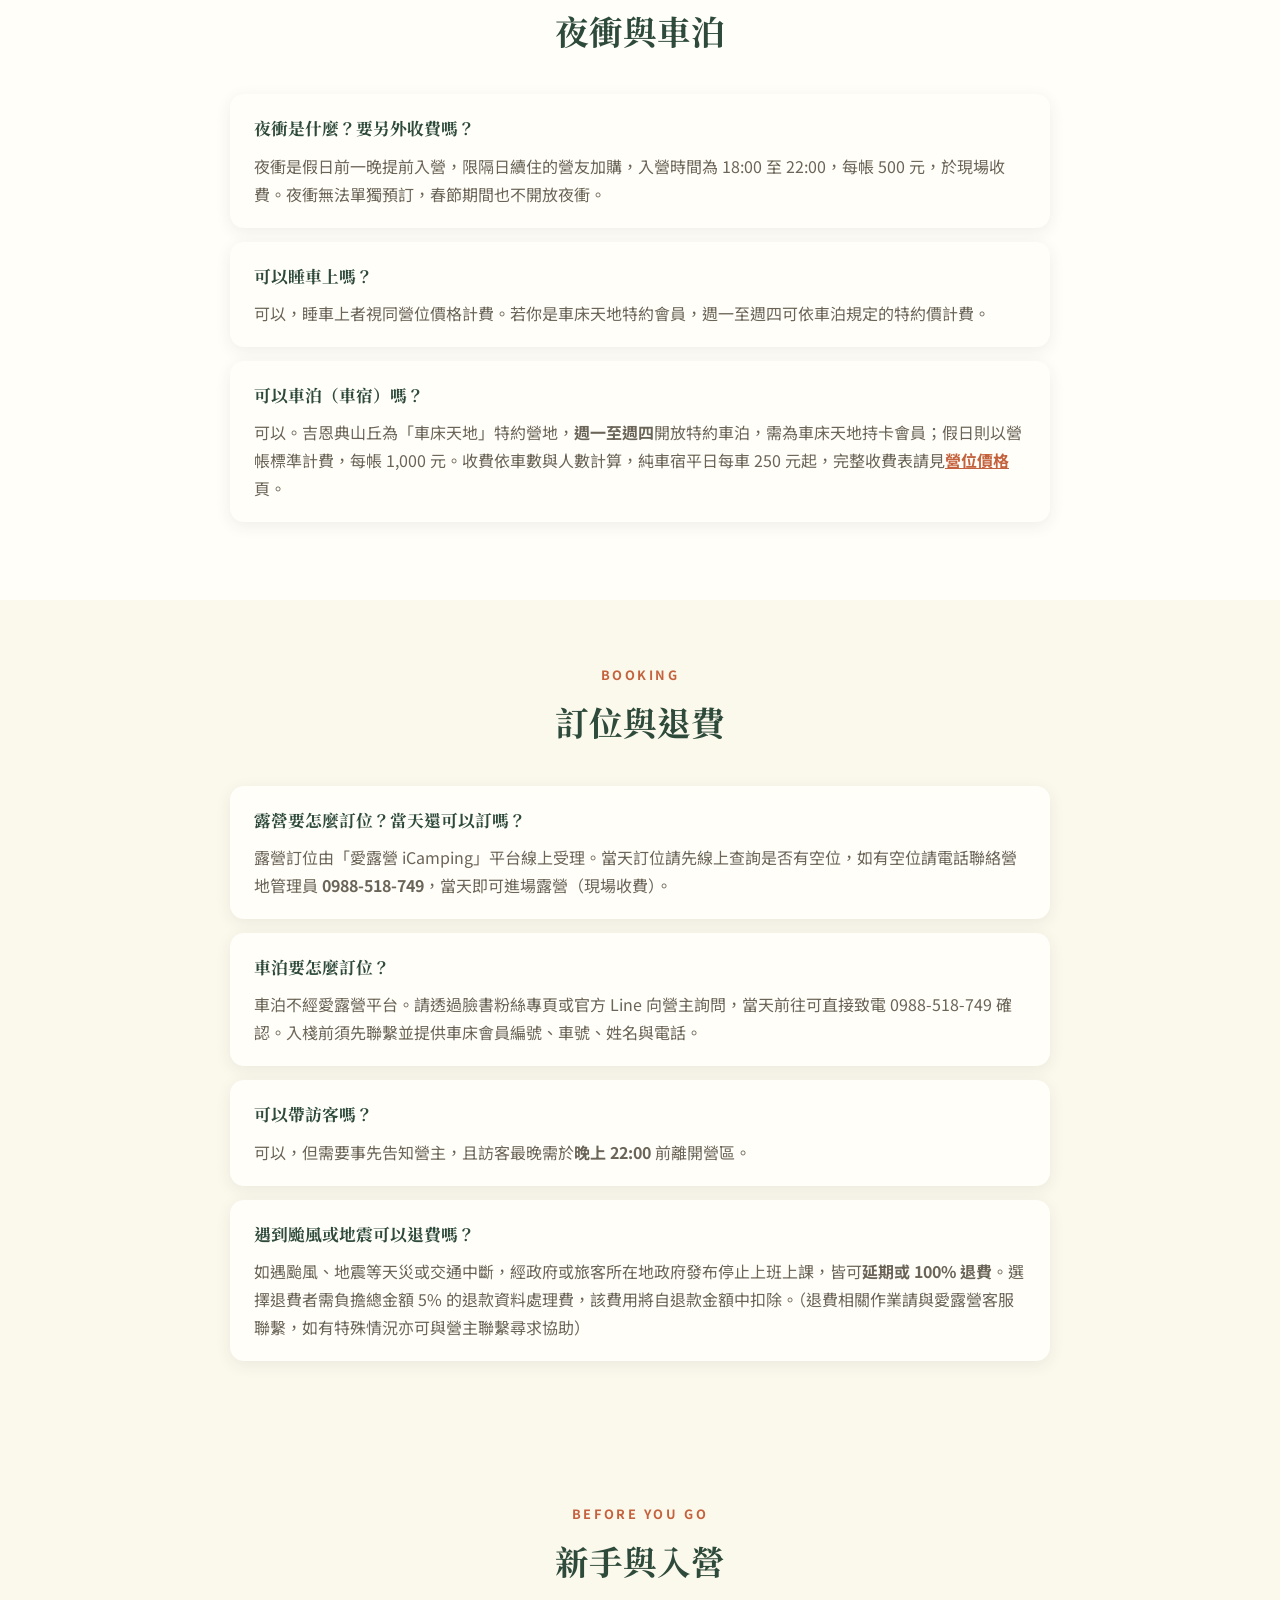
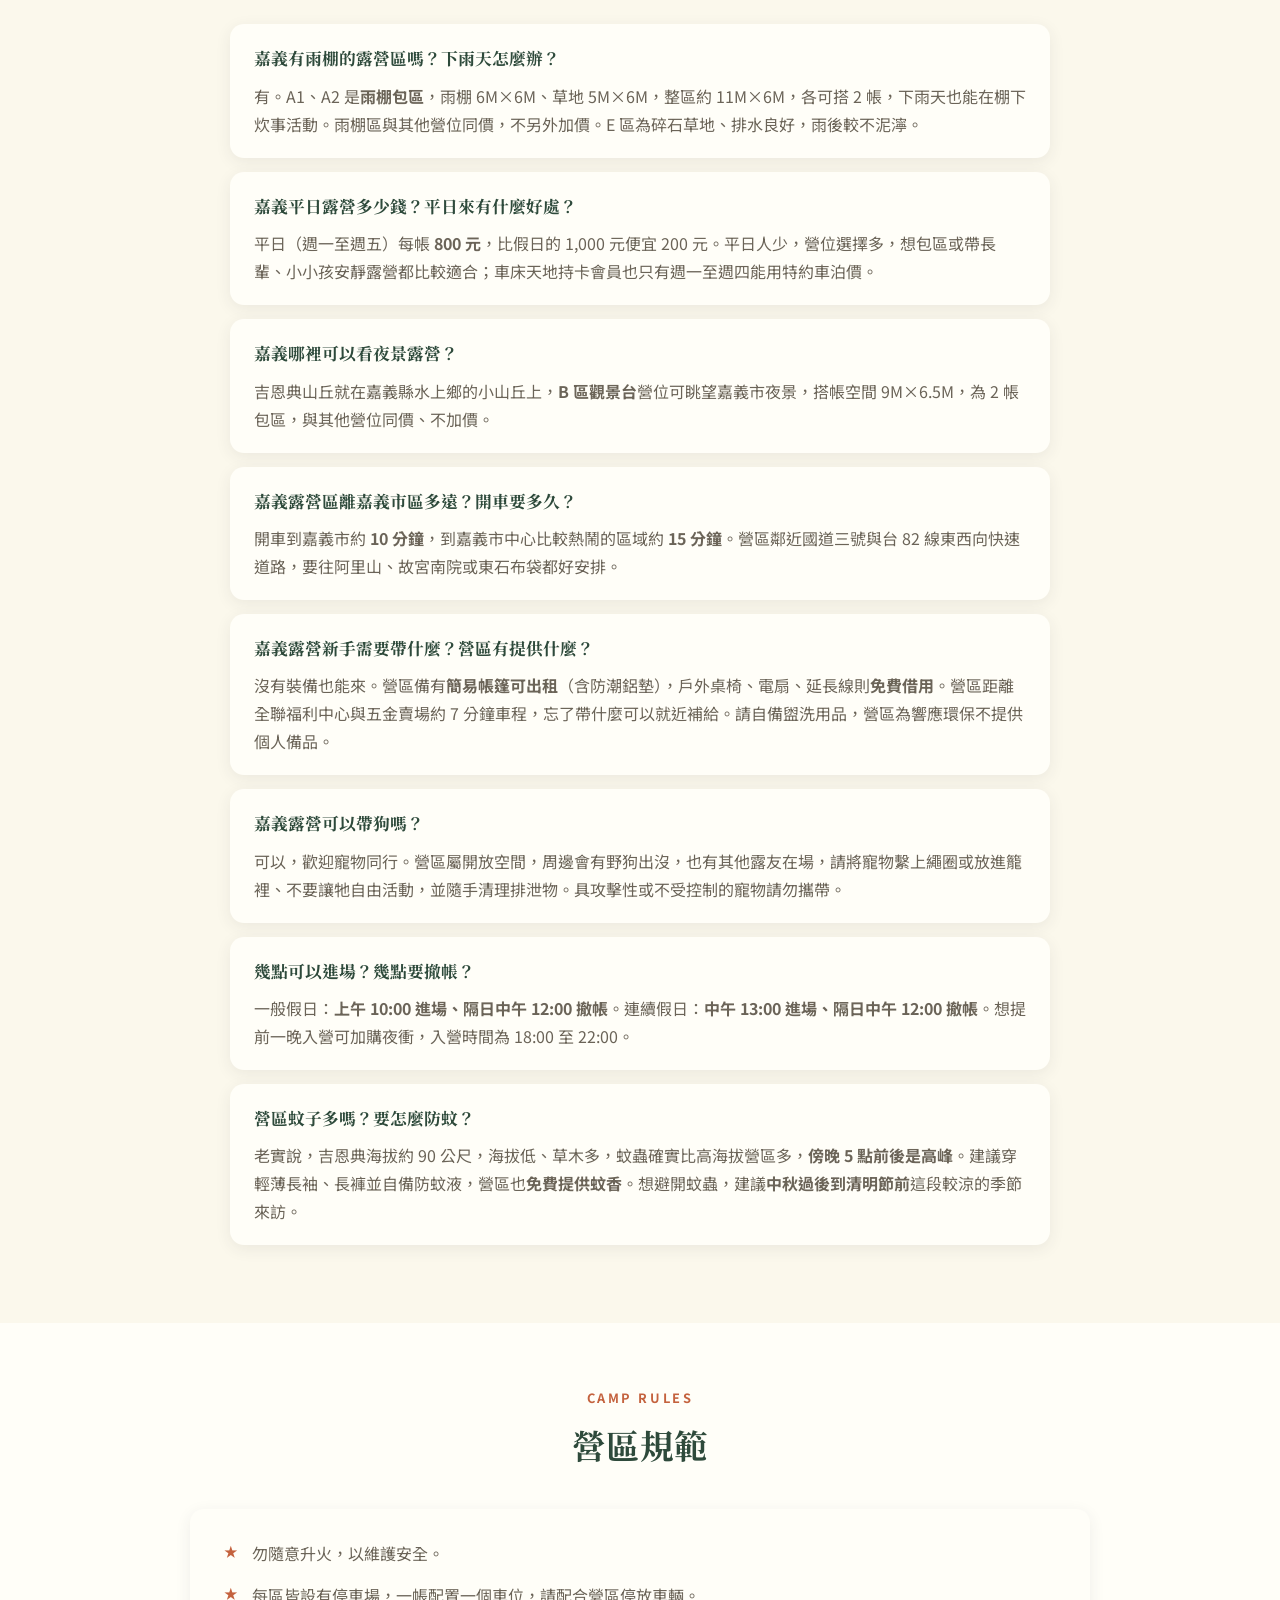
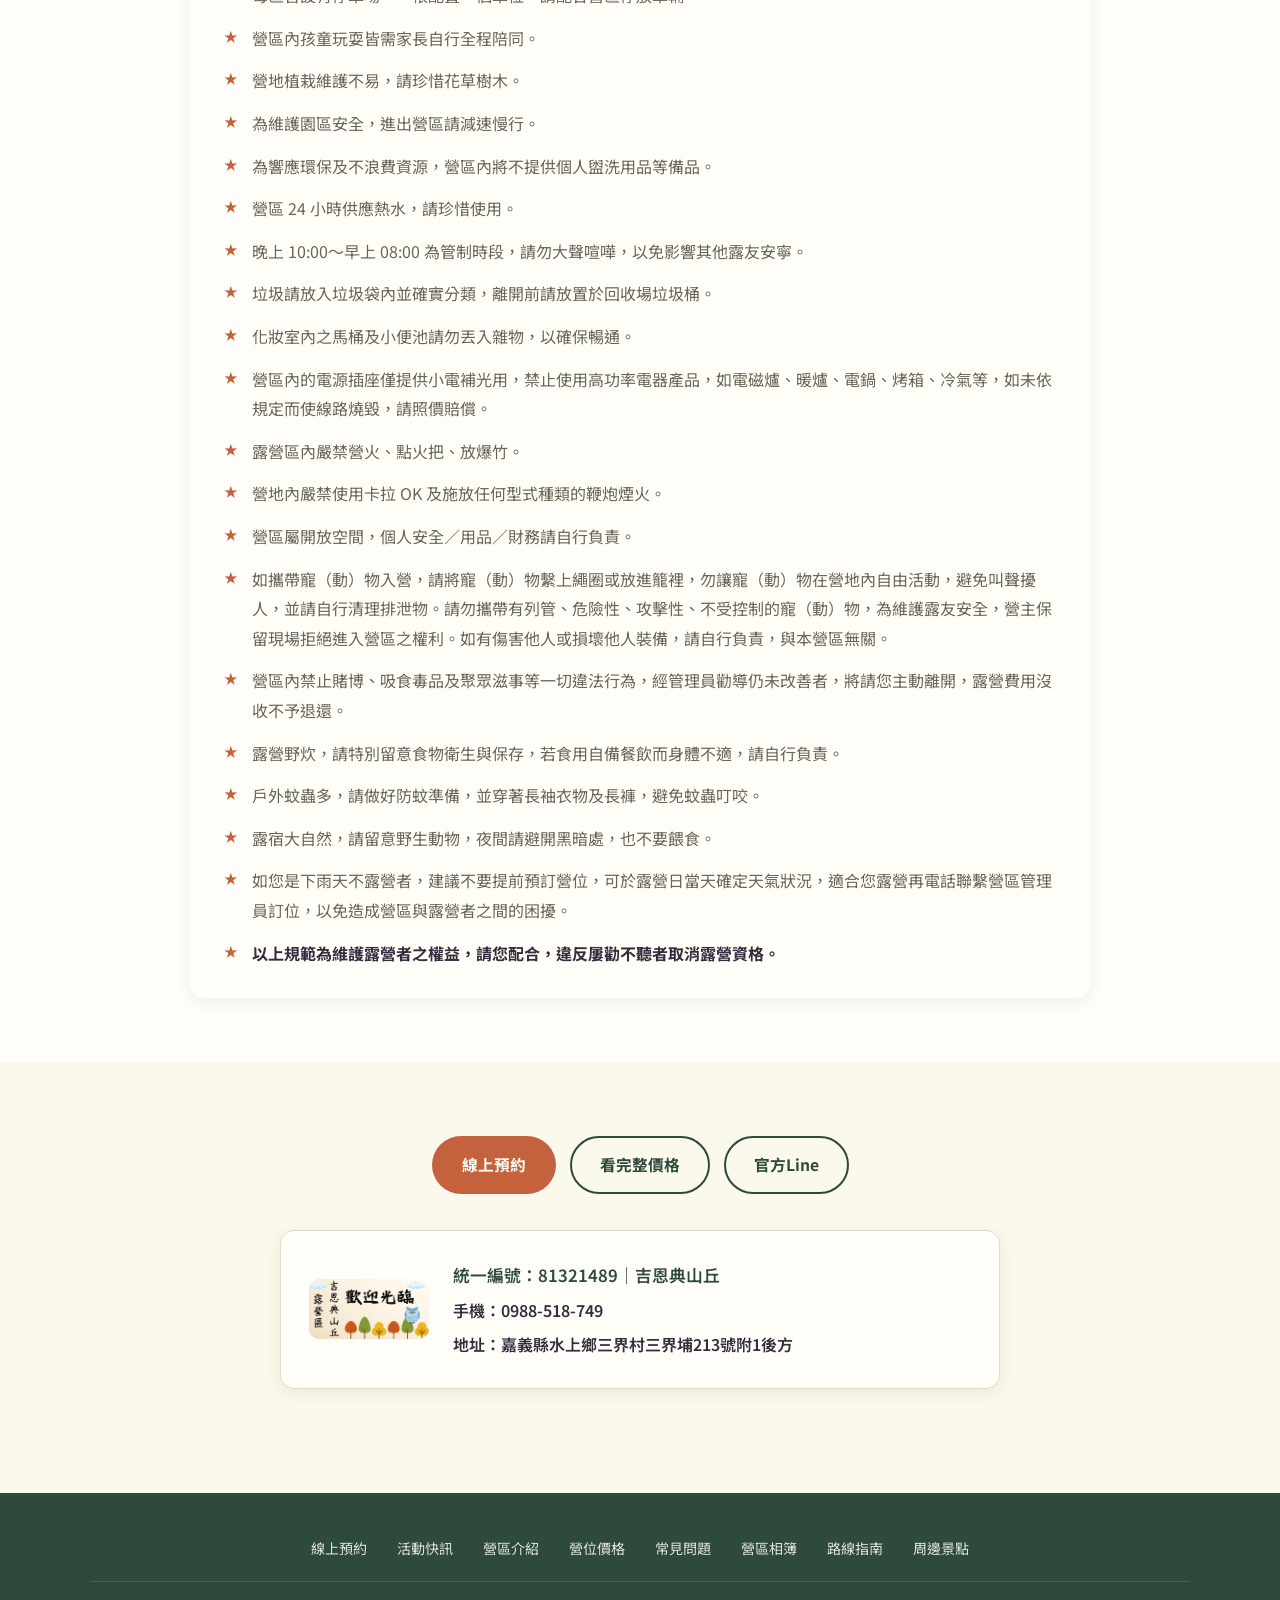
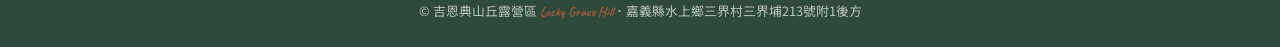
<file: faq.html>
<!DOCTYPE html>
<html lang="zh-Hant">
<head>
<meta charset="UTF-8">
<meta name="viewport" content="width=device-width, initial-scale=1.0">
<title>常見問題與營區規範｜嘉義露營區收費、訂位、退費－吉恩典山丘露營區</title>
<meta name="description" content="吉恩典山丘露營區常見問題與營區規範：嘉義露營一帳多少錢、幾點進場撤帳、有沒有雨棚與夜景營位、可不可以帶狗、新手要帶什麼、蚊蟲怎麼防，以及夜衝車泊、訂位與退費說明。">
<link rel="canonical" href="https://luckygracehills.com/faq.html">
<meta property="og:type" content="website">
<meta property="og:site_name" content="吉恩典山丘露營區">
<meta property="og:locale" content="zh_TW">
<meta property="og:title" content="常見問題｜嘉義露營區收費、訂位與退費－吉恩典山丘露營區">
<meta property="og:description" content="吉恩典山丘露營區常見問題：嘉義露營一帳多少錢、一個營位住幾人、夜衝與車泊怎麼算、當天可不可以訂位、遇到颱風地震如何退費。">
<meta property="og:url" content="https://luckygracehills.com/faq.html">
<meta property="og:image" content="https://luckygracehills.com/assets/images/hero/hero-2.jpg">
<meta name="twitter:card" content="summary_large_image">
<meta name="twitter:title" content="常見問題｜嘉義露營區收費、訂位與退費－吉恩典山丘露營區">
<meta name="twitter:description" content="吉恩典山丘露營區常見問題：嘉義露營一帳多少錢、夜衝與車泊怎麼算、當天可不可以訂位、遇到颱風地震如何退費。">
<meta name="twitter:image" content="https://luckygracehills.com/assets/images/hero/hero-2.jpg">
<script type="application/ld+json">
{
  "@context": "https://schema.org",
  "@type": "FAQPage",
  "mainEntity": [
    {
      "@type": "Question",
      "name": "嘉義露營一帳多少錢？",
      "acceptedAnswer": {
        "@type": "Answer",
        "text": "吉恩典山丘露營區以每帳計價：平日每帳800元、假日每帳1000元、春節期間每帳1200元。全區八個營位同一價格。"
      }
    },
    {
      "@type": "Question",
      "name": "平日與假日怎麼區分？",
      "acceptedAnswer": {
        "@type": "Answer",
        "text": "平日為週一至週五，每帳800元；假日為週六、週日與國定假日，每帳1000元。春節期間另計，每帳1200元。"
      }
    },
    {
      "@type": "Question",
      "name": "一個營位可以住幾人？超過要加錢嗎？",
      "acceptedAnswer": {
        "@type": "Answer",
        "text": "每一帳露營單位以4人、1車、1帳篷、1炊事帳為限。超過一人加收100元，幼兒園以下不加收；多一車加收200元。"
      }
    },
    {
      "@type": "Question",
      "name": "帳篷很大（神殿、怪獸帳）怎麼辦？",
      "acceptedAnswer": {
        "@type": "Answer",
        "text": "營帳為神殿、怪獸帳、變形金剛、大天幕，或搭帳需求超過5×7公尺空間者，請訂2個營位。"
      }
    },
    {
      "@type": "Question",
      "name": "收費包含哪些項目？",
      "acceptedAnswer": {
        "@type": "Answer",
        "text": "收費包含營地停車位、炊事帳位置、清潔費、水電、衛浴及服務費。"
      }
    },
    {
      "@type": "Question",
      "name": "雨棚區或觀景台區需要加價嗎？",
      "acceptedAnswer": {
        "@type": "Answer",
        "text": "不需要。A1、A2雨棚區與可眺望嘉義市夜景的B區觀景台，皆與其他營位同價。"
      }
    },
    {
      "@type": "Question",
      "name": "有包區優惠價嗎？",
      "acceptedAnswer": {
        "@type": "Answer",
        "text": "目前沒有另訂包區優惠價，一律以每帳計價。惟特定營位是以包區訂位（A1雨棚2帳、A2雨棚2帳、B區觀景台2帳、E區碎石草地3帳），詳細內容以愛露營訂位系統為主。"
      }
    },
    {
      "@type": "Question",
      "name": "夜衝是什麼？要另外收費嗎？",
      "acceptedAnswer": {
        "@type": "Answer",
        "text": "夜衝為假日前一晚提前入營，限隔日續住的營友加購，入營時間為18:00至22:00，每帳500元，於現場收費。夜衝無法單獨預訂，春節期間不開放夜衝。"
      }
    },
    {
      "@type": "Question",
      "name": "可以睡車上嗎？",
      "acceptedAnswer": {
        "@type": "Answer",
        "text": "可以，睡車上者視同營位價格計費。若為車床天地特約會員，週一至週四可依車泊規定的特約價計費。"
      }
    },
    {
      "@type": "Question",
      "name": "可以車泊（車宿）嗎？",
      "acceptedAnswer": {
        "@type": "Answer",
        "text": "可以。吉恩典山丘露營區為車床天地特約營地，週一至週四開放特約車泊，需為車床天地持卡會員；假日則以營帳標準計費，每帳1000元。收費依車數與人數計算，純車宿平日每車250元起。"
      }
    },
    {
      "@type": "Question",
      "name": "露營要怎麼訂位？當天還可以訂嗎？",
      "acceptedAnswer": {
        "@type": "Answer",
        "text": "露營訂位由愛露營 iCamping 平台線上受理。當天訂位請先線上查詢是否有空位，如有空位請電話聯絡營地管理員0988518749，當天即可進場露營，現場收費。"
      }
    },
    {
      "@type": "Question",
      "name": "車泊要怎麼訂位？",
      "acceptedAnswer": {
        "@type": "Answer",
        "text": "車泊不經愛露營平台，請透過臉書粉絲專頁或官方Line向營主詢問，當天前往可直接致電0988518749確認。入棧前須先聯繫並提供車床會員編號、車號、姓名與電話。"
      }
    },
    {
      "@type": "Question",
      "name": "可以帶訪客嗎？",
      "acceptedAnswer": {
        "@type": "Answer",
        "text": "可以，但需要事先告知營主，且訪客最晚需於晚上22:00前離開營區。"
      }
    },
    {
      "@type": "Question",
      "name": "遇到颱風或地震可以退費嗎？",
      "acceptedAnswer": {
        "@type": "Answer",
        "text": "如遇颱風、地震等天災或交通中斷，經政府或旅客所在地政府發布停止上班上課，皆可延期或100%退費。選擇退費者需負擔總金額5%的退款資料處理費，該費用將自退款金額中扣除。退費相關作業請與愛露營客服聯繫，如有特殊情況亦可與營主聯繫尋求協助。"
      }
    },
    {
      "@type": "Question",
      "name": "嘉義有雨棚的露營區嗎？下雨天怎麼辦？",
      "acceptedAnswer": {
        "@type": "Answer",
        "text": "有。吉恩典山丘露營區的A1、A2為雨棚包區，雨棚空間6公尺×6公尺、草地5公尺×6公尺，整區約11公尺×6公尺，各可搭2帳，下雨天也能在棚下炊事活動。雨棚區與其他營位同價，不另外加價。E區為碎石草地、排水良好，雨後較不泥濘。"
      }
    },
    {
      "@type": "Question",
      "name": "嘉義平日露營多少錢？平日來有什麼好處？",
      "acceptedAnswer": {
        "@type": "Answer",
        "text": "平日為週一至週五，每帳800元，比假日的1000元便宜200元。平日人少，營位選擇多，想包區或帶長輩、小小孩安靜露營都比較適合；車床天地持卡會員也只有週一至週四能用特約車泊價。"
      }
    },
    {
      "@type": "Question",
      "name": "嘉義哪裡可以看夜景露營？",
      "acceptedAnswer": {
        "@type": "Answer",
        "text": "吉恩典山丘露營區位於嘉義縣水上鄉的小山丘上，B區觀景台營位可眺望嘉義市夜景，搭帳空間9公尺×6.5公尺，為2帳包區。觀景台區與其他營位同價，不另外加價。"
      }
    },
    {
      "@type": "Question",
      "name": "嘉義露營區離嘉義市區多遠？開車要多久？",
      "acceptedAnswer": {
        "@type": "Answer",
        "text": "從吉恩典山丘露營區開車到嘉義市約10分鐘，到嘉義市中心較熱鬧的區域約15分鐘。營區鄰近國道三號與台82線東西向快速道路，前往阿里山、故宮南院、東石布袋都好安排。"
      }
    },
    {
      "@type": "Question",
      "name": "嘉義露營新手需要帶什麼？營區有提供什麼？",
      "acceptedAnswer": {
        "@type": "Answer",
        "text": "沒有裝備也能來。營區備有簡易帳篷可出租，含防潮鋁墊；戶外桌椅、電扇、延長線則免費借用。營區距離全聯福利中心與五金賣場約7分鐘車程，忘了帶什麼可以就近補給。請自備盥洗用品，營區為響應環保不提供個人備品。"
      }
    },
    {
      "@type": "Question",
      "name": "嘉義露營可以帶狗嗎？",
      "acceptedAnswer": {
        "@type": "Answer",
        "text": "可以，吉恩典山丘露營區歡迎寵物同行。營區為開放空間，周邊會有野狗出沒，也有其他露友在場，請將寵物繫上繩圈或放進籠裡、不要讓牠自由活動，並隨手清理排泄物。具攻擊性或不受控制的寵物請勿攜帶。"
      }
    },
    {
      "@type": "Question",
      "name": "幾點可以進場？幾點要撤帳？",
      "acceptedAnswer": {
        "@type": "Answer",
        "text": "一般假日為上午10點進場、隔日中午12點撤帳；連續假日為中午1點進場、隔日中午12點撤帳。想提前一晚入營可加購夜衝，入營時間為18:00至22:00。"
      }
    },
    {
      "@type": "Question",
      "name": "營區蚊子多嗎？要怎麼防蚊？",
      "acceptedAnswer": {
        "@type": "Answer",
        "text": "吉恩典山丘海拔約90公尺，海拔低、草木多，蚊蟲確實比高海拔營區多，傍晚5點前後是高峰。建議穿著輕薄長袖與長褲，並自備防蚊液；營區免費提供蚊香。想避開蚊蟲，建議中秋過後到清明節前這段較涼的季節來訪。"
      }
    }
  ]
}
</script>
<link rel="preconnect" href="https://fonts.googleapis.com">
<link rel="preconnect" href="https://fonts.gstatic.com" crossorigin>
<link href="https://fonts.googleapis.com/css2?family=Ma+Shan+Zheng&family=Noto+Serif+TC:wght@700;900&family=Noto+Sans+TC:wght@400;500;700&family=Caveat:wght@600;700&display=swap" rel="stylesheet">
<link rel="stylesheet" href="css/style.css">
</head>
<body>

<header class="site-header">
  <nav class="nav-bar">
    <a class="brand" href="index.html">
      <img src="assets/images/brand/logo.png" alt="吉恩典山丘露營區 Logo">
      <span class="brand-name">吉恩典山丘</span>
    </a>
    <button class="nav-toggle" aria-label="開啟選單"></button>
    <ul class="nav-links">
      <li><a class="nav-cta" href="https://m.icamping.app/store/jed746" target="_blank" rel="noopener">線上預約</a></li>
      <li><a href="events.html">活動快訊</a></li>
      <li><a href="camp-intro.html">營區介紹</a></li>
      <li><a href="pricing.html">營位價格</a></li>
      <li><a href="faq.html" class="active">常見問題</a></li>
      <li><a href="gallery.html">營區相簿</a></li>
      <li><a href="directions.html">路線指南</a></li>
      <li><a href="nearby.html">周邊景點</a></li>
    </ul>
  </nav>
</header>

<div class="page-hero">
  <h1>常見問題與營區規範</h1>
  <p>訂位前想知道的事、入營前該注意的事，這裡一次說清楚<br>還是有疑問，歡迎直接私訊營主</p>
</div>

<!--
  ===== 要新增一則問答時 =====

  複製下面整組貼到對應的 faq-list 裡，再改文字：

    <div class="faq-item">
      <h3>問題寫這裡？</h3>
      <p>答案寫這裡。</p>
    </div>

  小提醒：
  1. 問題請用客人實際會問的口氣寫（「一帳多少錢」比「營位費用說明」好），
     Google 比較容易把它跟真實搜尋對上。
  2. 新增或修改問答後，這個檔案最上面 application/ld+json 那一段
     也要加上同一題（給 Google 看的版本），兩邊內容要一致。
  3. 價格類的答案改動時，pricing.html（營位價格頁）也要一起改。
-->

<section>
  <div class="container">
    <div class="section-title">
      <span class="eyebrow">Rates</span>
      <h2>價格與收費</h2>
    </div>

    <div class="faq-list">
      <div class="faq-item">
        <h3>嘉義露營一帳多少錢？</h3>
        <p>吉恩典山丘露營區以「每帳」計價：平日每帳 800 元、假日每帳 1,000 元、春節期間每帳 1,200 元。全區八個營位同一價格。</p>
      </div>
      <div class="faq-item">
        <h3>平日與假日怎麼區分？</h3>
        <p>平日為週一至週五，每帳 800 元；假日為週六、週日與國定假日，每帳 1,000 元。春節期間另計，每帳 1,200 元。</p>
      </div>
      <div class="faq-item">
        <h3>一個營位可以住幾人？超過要加錢嗎？</h3>
        <p>每一帳露營單位以 <strong>4 人／1 車／1 帳篷／1 炊事帳</strong> 為限。超過一人加收 100 元，幼兒園以下不加收；多一車加收 200 元。</p>
      </div>
      <div class="faq-item">
        <h3>帳篷很大（神殿、怪獸帳）怎麼辦？</h3>
        <p>營帳為神殿、怪獸帳、變形金剛、大天幕，或搭帳需求超過 5×7 公尺空間者，請訂 2 個營位。</p>
      </div>
      <div class="faq-item">
        <h3>收費包含哪些項目？</h3>
        <p>收費包含營地停車位、炊事帳位置、清潔費、水電、衛浴及服務費。</p>
      </div>
      <div class="faq-item">
        <h3>雨棚區或觀景台區需要加價嗎？</h3>
        <p>不需要。A1、A2 雨棚區與可眺望嘉義市夜景的 B 區觀景台，皆與其他營位同價。</p>
      </div>
      <div class="faq-item">
        <h3>有包區優惠價嗎？</h3>
        <p>目前沒有另訂包區優惠價，一律以每帳計價。惟特定營位是以包區訂位（A1 雨棚 2 帳、A2 雨棚 2 帳、B 區觀景台 2 帳、E 區碎石草地 3 帳），詳細內容以愛露營訂位系統為主。</p>
      </div>
    </div>
  </div>
</section>

<section class="section-alt">
  <div class="container">
    <div class="section-title">
      <span class="eyebrow">Night Rush &amp; Van Life</span>
      <h2>夜衝與車泊</h2>
    </div>

    <div class="faq-list">
      <div class="faq-item">
        <h3>夜衝是什麼？要另外收費嗎？</h3>
        <p>夜衝是假日前一晚提前入營，限隔日續住的營友加購，入營時間為 18:00 至 22:00，每帳 500 元，於現場收費。夜衝無法單獨預訂，春節期間也不開放夜衝。</p>
      </div>
      <div class="faq-item">
        <h3>可以睡車上嗎？</h3>
        <p>可以，睡車上者視同營位價格計費。若你是車床天地特約會員，週一至週四可依車泊規定的特約價計費。</p>
      </div>
      <div class="faq-item">
        <h3>可以車泊（車宿）嗎？</h3>
        <p>可以。吉恩典山丘為「車床天地」特約營地，<strong>週一至週四</strong>開放特約車泊，需為車床天地持卡會員；假日則以營帳標準計費，每帳 1,000 元。收費依車數與人數計算，純車宿平日每車 250 元起，完整收費表請見<a href="pricing.html">營位價格</a>頁。</p>
      </div>
    </div>
  </div>
</section>

<section>
  <div class="container">
    <div class="section-title">
      <span class="eyebrow">Booking</span>
      <h2>訂位與退費</h2>
    </div>

    <div class="faq-list">
      <div class="faq-item">
        <h3>露營要怎麼訂位？當天還可以訂嗎？</h3>
        <p>露營訂位由「愛露營 iCamping」平台線上受理。當天訂位請先線上查詢是否有空位，如有空位請電話聯絡營地管理員 <strong>0988-518-749</strong>，當天即可進場露營（現場收費）。</p>
      </div>
      <div class="faq-item">
        <h3>車泊要怎麼訂位？</h3>
        <p>車泊不經愛露營平台。請透過臉書粉絲專頁或官方 Line 向營主詢問，當天前往可直接致電 0988-518-749 確認。入棧前須先聯繫並提供車床會員編號、車號、姓名與電話。</p>
      </div>
      <div class="faq-item">
        <h3>可以帶訪客嗎？</h3>
        <p>可以，但需要事先告知營主，且訪客最晚需於<strong>晚上 22:00</strong> 前離開營區。</p>
      </div>
      <div class="faq-item">
        <h3>遇到颱風或地震可以退費嗎？</h3>
        <p>如遇颱風、地震等天災或交通中斷，經政府或旅客所在地政府發布停止上班上課，皆可<strong>延期或 100% 退費</strong>。選擇退費者需負擔總金額 5% 的退款資料處理費，該費用將自退款金額中扣除。（退費相關作業請與愛露營客服聯繫，如有特殊情況亦可與營主聯繫尋求協助）</p>
      </div>
    </div>
  </div>
</section>

<section>
  <div class="container">
    <div class="section-title">
      <span class="eyebrow">Before You Go</span>
      <h2>新手與入營</h2>
    </div>

    <div class="faq-list">
      <div class="faq-item">
        <h3>嘉義有雨棚的露營區嗎？下雨天怎麼辦？</h3>
        <p>有。A1、A2 是<strong>雨棚包區</strong>，雨棚 6M×6M、草地 5M×6M，整區約 11M×6M，各可搭 2 帳，下雨天也能在棚下炊事活動。雨棚區與其他營位同價，不另外加價。E 區為碎石草地、排水良好，雨後較不泥濘。</p>
      </div>
      <div class="faq-item">
        <h3>嘉義平日露營多少錢？平日來有什麼好處？</h3>
        <p>平日（週一至週五）每帳 <strong>800 元</strong>，比假日的 1,000 元便宜 200 元。平日人少，營位選擇多，想包區或帶長輩、小小孩安靜露營都比較適合；車床天地持卡會員也只有週一至週四能用特約車泊價。</p>
      </div>
      <div class="faq-item">
        <h3>嘉義哪裡可以看夜景露營？</h3>
        <p>吉恩典山丘就在嘉義縣水上鄉的小山丘上，<strong>B 區觀景台</strong>營位可眺望嘉義市夜景，搭帳空間 9M×6.5M，為 2 帳包區，與其他營位同價、不加價。</p>
      </div>
      <div class="faq-item">
        <h3>嘉義露營區離嘉義市區多遠？開車要多久？</h3>
        <p>開車到嘉義市約 <strong>10 分鐘</strong>，到嘉義市中心比較熱鬧的區域約 <strong>15 分鐘</strong>。營區鄰近國道三號與台 82 線東西向快速道路，要往阿里山、故宮南院或東石布袋都好安排。</p>
      </div>
      <div class="faq-item">
        <h3>嘉義露營新手需要帶什麼？營區有提供什麼？</h3>
        <p>沒有裝備也能來。營區備有<strong>簡易帳篷可出租</strong>（含防潮鋁墊），戶外桌椅、電扇、延長線則<strong>免費借用</strong>。營區距離全聯福利中心與五金賣場約 7 分鐘車程，忘了帶什麼可以就近補給。請自備盥洗用品，營區為響應環保不提供個人備品。</p>
      </div>
      <div class="faq-item">
        <h3>嘉義露營可以帶狗嗎？</h3>
        <p>可以，歡迎寵物同行。營區屬開放空間，周邊會有野狗出沒，也有其他露友在場，請將寵物繫上繩圈或放進籠裡、不要讓牠自由活動，並隨手清理排泄物。具攻擊性或不受控制的寵物請勿攜帶。</p>
      </div>
      <div class="faq-item">
        <h3>幾點可以進場？幾點要撤帳？</h3>
        <p>一般假日：<strong>上午 10:00 進場、隔日中午 12:00 撤帳</strong>。連續假日：<strong>中午 13:00 進場、隔日中午 12:00 撤帳</strong>。想提前一晚入營可加購夜衝，入營時間為 18:00 至 22:00。</p>
      </div>
      <div class="faq-item">
        <h3>營區蚊子多嗎？要怎麼防蚊？</h3>
        <p>老實說，吉恩典海拔約 90 公尺，海拔低、草木多，蚊蟲確實比高海拔營區多，<strong>傍晚 5 點前後是高峰</strong>。建議穿輕薄長袖、長褲並自備防蚊液，營區也<strong>免費提供蚊香</strong>。想避開蚊蟲，建議<strong>中秋過後到清明節前</strong>這段較涼的季節來訪。</p>
      </div>
    </div>
  </div>
</section>

<section class="section-alt">
  <div class="container">
    <div class="section-title">
      <span class="eyebrow">Camp Rules</span>
      <h2>營區規範</h2>
    </div>

    <!--
      ===== 要增減營區規範時 =====
      每一條就是一個 <li>…</li>，前面的 ★ 是用 CSS 自動加上的，
      直接寫文字就好，不用自己打 ★。
    -->

    <div class="rules-card">
      <ul class="rules-list">
        <li>勿隨意升火，以維護安全。</li>
        <li>每區皆設有停車場，一帳配置一個車位，請配合營區停放車輛。</li>
        <li>營區內孩童玩耍皆需家長自行全程陪同。</li>
        <li>營地植栽維護不易，請珍惜花草樹木。</li>
        <li>為維護園區安全，進出營區請減速慢行。</li>
        <li>為響應環保及不浪費資源，營區內將不提供個人盥洗用品等備品。</li>
        <li>營區 24 小時供應熱水，請珍惜使用。</li>
        <li>晚上 10:00～早上 08:00 為管制時段，請勿大聲喧嘩，以免影響其他露友安寧。</li>
        <li>垃圾請放入垃圾袋內並確實分類，離開前請放置於回收場垃圾桶。</li>
        <li>化妝室內之馬桶及小便池請勿丟入雜物，以確保暢通。</li>
        <li>營區內的電源插座僅提供小電補光用，禁止使用高功率電器產品，如電磁爐、暖爐、電鍋、烤箱、冷氣等，如未依規定而使線路燒毀，請照價賠償。</li>
        <li>露營區內嚴禁營火、點火把、放爆竹。</li>
        <li>營地內嚴禁使用卡拉 OK 及施放任何型式種類的鞭炮煙火。</li>
        <li>營區屬開放空間，個人安全／用品／財務請自行負責。</li>
        <li>如攜帶寵（動）物入營，請將寵（動）物繫上繩圈或放進籠裡，勿讓寵（動）物在營地內自由活動，避免叫聲擾人，並請自行清理排泄物。請勿攜帶有列管、危險性、攻擊性、不受控制的寵（動）物，為維護露友安全，營主保留現場拒絕進入營區之權利。如有傷害他人或損壞他人裝備，請自行負責，與本營區無關。</li>
        <li>營區內禁止賭博、吸食毒品及聚眾滋事等一切違法行為，經管理員勸導仍未改善者，將請您主動離開，露營費用沒收不予退還。</li>
        <li>露營野炊，請特別留意食物衛生與保存，若食用自備餐飲而身體不適，請自行負責。</li>
        <li>戶外蚊蟲多，請做好防蚊準備，並穿著長袖衣物及長褲，避免蚊蟲叮咬。</li>
        <li>露宿大自然，請留意野生動物，夜間請避開黑暗處，也不要餵食。</li>
        <li>如您是下雨天不露營者，建議不要提前預訂營位，可於露營日當天確定天氣狀況，適合您露營再電話聯繫營區管理員訂位，以免造成營區與露營者之間的困擾。</li>
        <li><strong>以上規範為維護露營者之權益，請您配合，違反屢勸不聽者取消露營資格。</strong></li>
      </ul>
    </div>
  </div>
</section>

<section>
  <div class="container">
    <div class="cta-row">
      <a class="btn btn-primary" href="https://m.icamping.app/store/jed746" target="_blank" rel="noopener">線上預約</a>
      <a class="btn btn-outline" href="pricing.html">看完整價格</a>
      <a class="btn btn-outline" href="https://lin.ee/uSrEO91" target="_blank" rel="noopener">官方Line</a>
    </div>

    <div class="contact-block">
      <img src="assets/images/brand/logo.png" alt="吉恩典山丘 Logo">
      <div class="contact-lines">
        <p class="contact-code">統一編號：81321489｜吉恩典山丘</p>
        <p>手機：0988-518-749</p>
        <p>地址：嘉義縣水上鄉三界村三界埔213號附1後方</p>
      </div>
    </div>
  </div>
</section>

<footer class="site-footer">
  <div class="container">
    <ul class="footer-nav">
      <li><a href="https://m.icamping.app/store/jed746" target="_blank" rel="noopener">線上預約</a></li>
      <li><a href="events.html">活動快訊</a></li>
      <li><a href="camp-intro.html">營區介紹</a></li>
      <li><a href="pricing.html">營位價格</a></li>
      <li><a href="faq.html">常見問題</a></li>
      <li><a href="gallery.html">營區相簿</a></li>
      <li><a href="directions.html">路線指南</a></li>
      <li><a href="nearby.html">周邊景點</a></li>
    </ul>
    <div class="footer-bottom">© 吉恩典山丘露營區 <span class="hand-tag">Lucky Grace Hill</span>．嘉義縣水上鄉三界村三界埔213號附1後方</div>
  </div>
</footer>

<script src="js/main.js"></script>
</body>
</html>
</file>
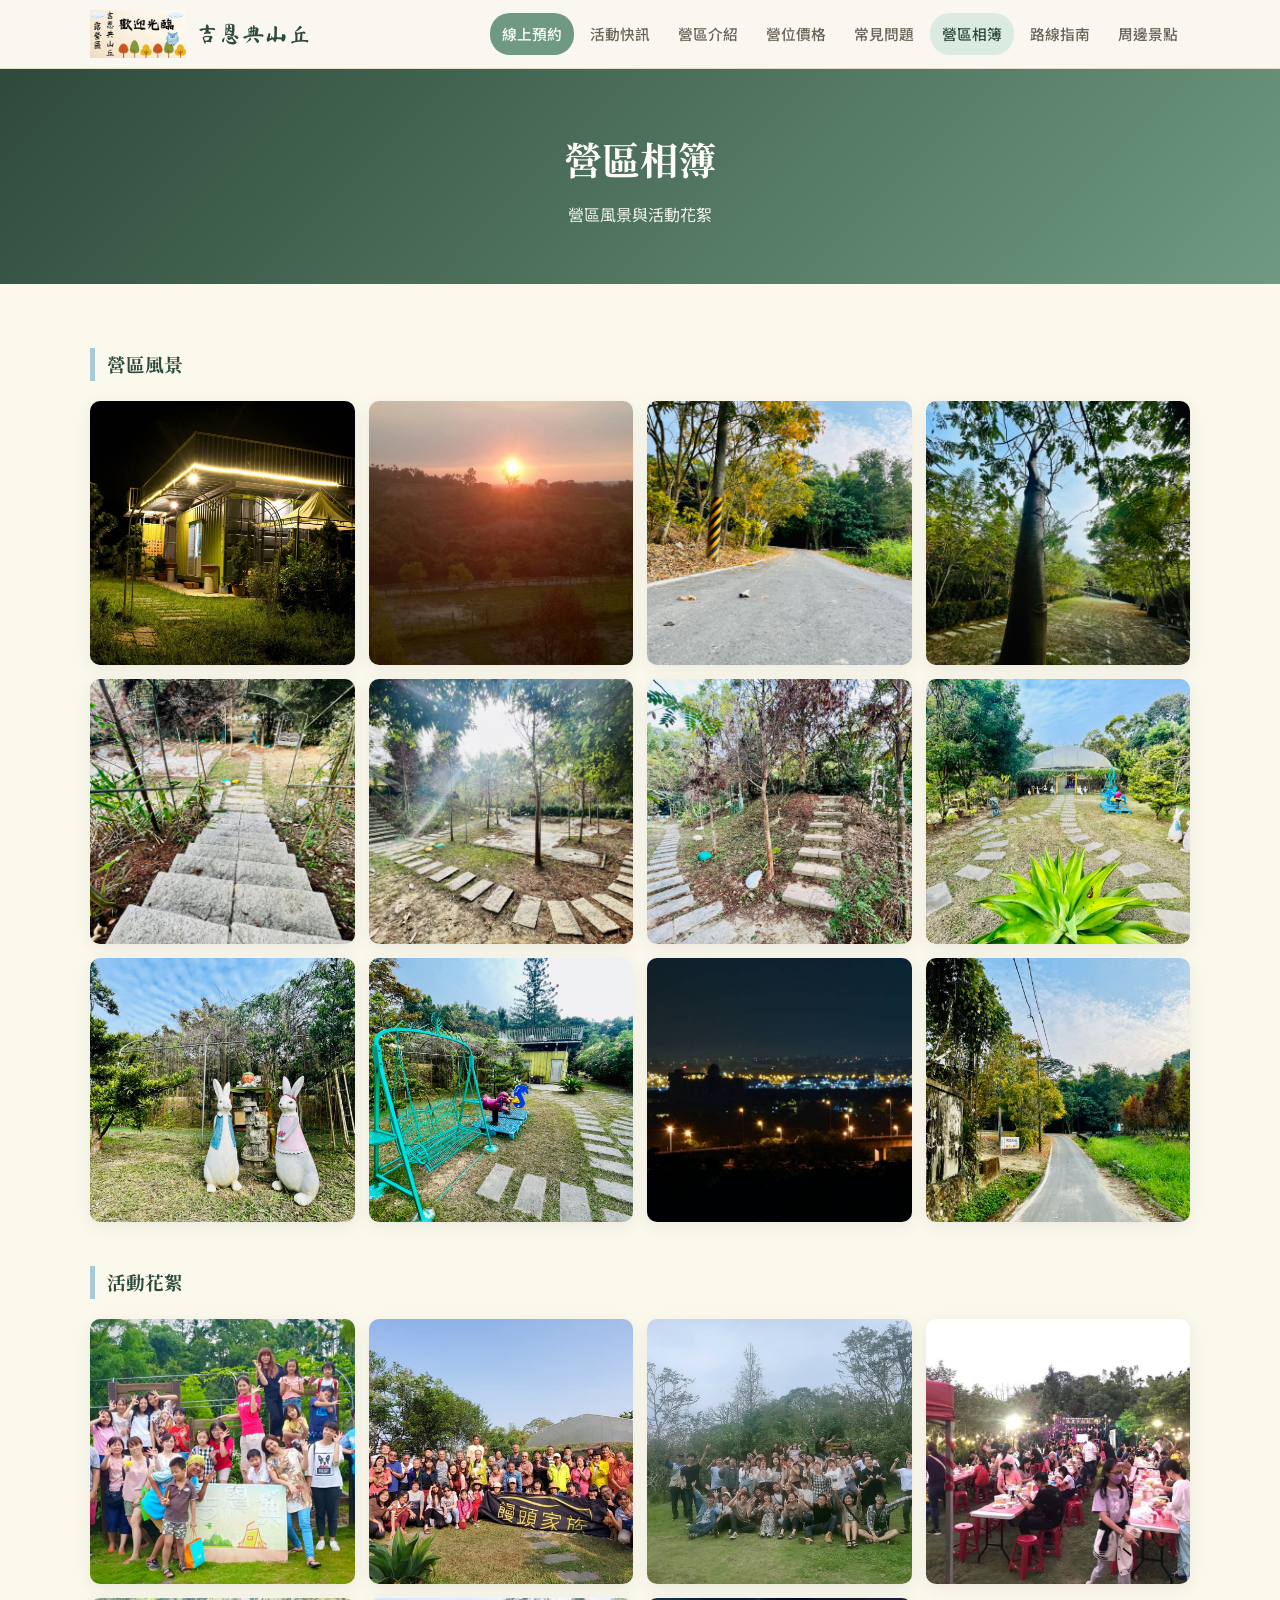
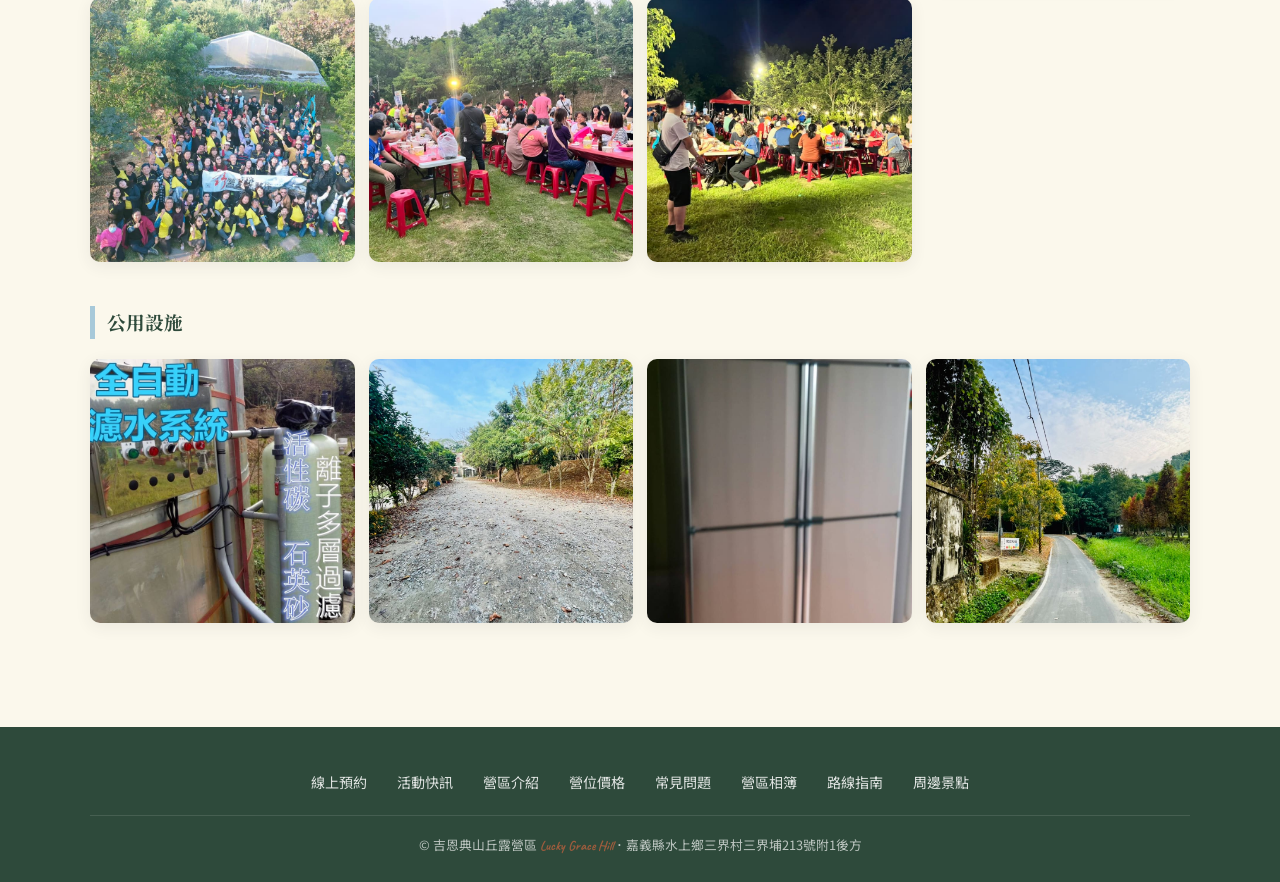
<file: gallery.html>
<!DOCTYPE html>
<html lang="zh-Hant">
<head>
<meta charset="UTF-8">
<meta name="viewport" content="width=device-width, initial-scale=1.0">
<title>營區相簿｜吉恩典山丘露營區</title>
<meta name="description" content="吉恩典山丘露營區相簿，營區風景與活動花絮照片。">
<link rel="canonical" href="https://luckygracehills.com/gallery.html">
<meta property="og:type" content="website">
<meta property="og:site_name" content="吉恩典山丘露營區">
<meta property="og:locale" content="zh_TW">
<meta property="og:title" content="營區相簿｜吉恩典山丘露營區">
<meta property="og:description" content="吉恩典山丘露營區相簿，營區風景與活動花絮照片。">
<meta property="og:url" content="https://luckygracehills.com/gallery.html">
<meta property="og:image" content="https://luckygracehills.com/assets/images/hero/hero-2.jpg">
<meta name="twitter:card" content="summary_large_image">
<meta name="twitter:title" content="營區相簿｜吉恩典山丘露營區">
<meta name="twitter:description" content="吉恩典山丘露營區相簿，營區風景與活動花絮照片。">
<meta name="twitter:image" content="https://luckygracehills.com/assets/images/hero/hero-2.jpg">
<link rel="preconnect" href="https://fonts.googleapis.com">
<link rel="preconnect" href="https://fonts.gstatic.com" crossorigin>
<link href="https://fonts.googleapis.com/css2?family=Ma+Shan+Zheng&family=Noto+Serif+TC:wght@700;900&family=Noto+Sans+TC:wght@400;500;700&family=Caveat:wght@600;700&display=swap" rel="stylesheet">
<link rel="stylesheet" href="css/style.css">
</head>
<body>

<header class="site-header">
  <nav class="nav-bar">
    <a class="brand" href="index.html">
      <img src="assets/images/brand/logo.png" alt="吉恩典山丘露營區 Logo">
      <span class="brand-name">吉恩典山丘</span>
    </a>
    <button class="nav-toggle" aria-label="開啟選單"></button>
    <ul class="nav-links">
      <li><a class="nav-cta" href="https://m.icamping.app/store/jed746" target="_blank" rel="noopener">線上預約</a></li>
      <li><a href="events.html">活動快訊</a></li>
      <li><a href="camp-intro.html">營區介紹</a></li>
      <li><a href="pricing.html">營位價格</a></li>
      <li><a href="faq.html">常見問題</a></li>
      <li><a href="gallery.html" class="active">營區相簿</a></li>
      <li><a href="directions.html">路線指南</a></li>
      <li><a href="nearby.html">周邊景點</a></li>
    </ul>
  </nav>
</header>

<div class="page-hero">
  <h1>營區相簿</h1>
  <p>營區風景與活動花絮</p>
</div>

<section>
  <div class="container">
    <div class="gallery-group">
      <h3>營區風景</h3>
      <div class="gallery-grid">
        <a href="assets/images/gallery/scenery-1.jpg" target="_blank" rel="noopener"><img src="assets/images/gallery/scenery-1.jpg" alt="營區風景一" loading="lazy"></a>
        <a href="assets/images/gallery/scenery-2.jpg" target="_blank" rel="noopener"><img src="assets/images/gallery/scenery-2.jpg" alt="營區風景二" loading="lazy"></a>
        <a href="assets/images/gallery/scenery-3.jpg" target="_blank" rel="noopener"><img src="assets/images/gallery/scenery-3.jpg" alt="營區風景三" loading="lazy"></a>
        <a href="assets/images/gallery/scenery-4.jpg" target="_blank" rel="noopener"><img src="assets/images/gallery/scenery-4.jpg" alt="營區風景四" loading="lazy"></a>
        <a href="assets/images/gallery/scenery-5.jpg" target="_blank" rel="noopener"><img src="assets/images/gallery/scenery-5.jpg" alt="營區風景五" loading="lazy"></a>
        <a href="assets/images/gallery/scenery-6.jpg" target="_blank" rel="noopener"><img src="assets/images/gallery/scenery-6.jpg" alt="營區風景六" loading="lazy"></a>
        <a href="assets/images/gallery/scenery-7-web.jpg" target="_blank" rel="noopener"><img src="assets/images/gallery/scenery-7-web.jpg" alt="營區風景七" loading="lazy"></a>
        <a href="assets/images/gallery/scenery-8-web.jpg" target="_blank" rel="noopener"><img src="assets/images/gallery/scenery-8-web.jpg" alt="營區風景八" loading="lazy"></a>
        <a href="assets/images/gallery/scenery-9-web.jpg" target="_blank" rel="noopener"><img src="assets/images/gallery/scenery-9-web.jpg" alt="營區風景九" loading="lazy"></a>
        <a href="assets/images/gallery/scenery-10-web.jpg" target="_blank" rel="noopener"><img src="assets/images/gallery/scenery-10-web.jpg" alt="營區風景十" loading="lazy"></a>
        <a href="assets/images/about/about-main.jpg" target="_blank" rel="noopener"><img src="assets/images/about/about-main.jpg" alt="營區風景十一" loading="lazy"></a>
        <a href="assets/images/facilities/road-entrance.jpg" target="_blank" rel="noopener"><img src="assets/images/facilities/road-entrance.jpg" alt="營區入口" loading="lazy"></a>
      </div>
    </div>

    <div class="gallery-group">
      <h3>活動花絮</h3>
      <div class="gallery-grid">
        <a href="assets/images/gallery/event-1.jpg" target="_blank" rel="noopener"><img src="assets/images/gallery/event-1.jpg" alt="活動花絮一" loading="lazy"></a>
        <a href="assets/images/gallery/event-2.jpg" target="_blank" rel="noopener"><img src="assets/images/gallery/event-2.jpg" alt="活動花絮二" loading="lazy"></a>
        <a href="assets/images/gallery/event-3.jpg" target="_blank" rel="noopener"><img src="assets/images/gallery/event-3.jpg" alt="活動花絮三" loading="lazy"></a>
        <a href="assets/images/gallery/event-4.jpg" target="_blank" rel="noopener"><img src="assets/images/gallery/event-4.jpg" alt="活動花絮四" loading="lazy"></a>
        <a href="assets/images/gallery/event-5.jpg" target="_blank" rel="noopener"><img src="assets/images/gallery/event-5.jpg" alt="活動花絮五" loading="lazy"></a>
        <a href="assets/images/gallery/event-6.jpg" target="_blank" rel="noopener"><img src="assets/images/gallery/event-6.jpg" alt="活動花絮六" loading="lazy"></a>
        <a href="assets/images/gallery/event-7.jpg" target="_blank" rel="noopener"><img src="assets/images/gallery/event-7.jpg" alt="活動花絮七" loading="lazy"></a>
      </div>
    </div>

    <div class="gallery-group">
      <h3>公用設施</h3>
      <div class="gallery-grid">
        <a href="assets/images/facilities/facility-main.jpg" target="_blank" rel="noopener"><img src="assets/images/facilities/facility-main.jpg" alt="公用設施" loading="lazy"></a>
        <a href="assets/images/facilities/parking.jpg" target="_blank" rel="noopener"><img src="assets/images/facilities/parking.jpg" alt="P區停車場" loading="lazy"></a>
        <a href="assets/images/facilities/fridge.jpg" target="_blank" rel="noopener"><img src="assets/images/facilities/fridge.jpg" alt="公用冰箱" loading="lazy"></a>
        <a href="assets/images/facilities/road-entrance.jpg" target="_blank" rel="noopener"><img src="assets/images/facilities/road-entrance.jpg" alt="營區入口" loading="lazy"></a>
      </div>
    </div>
  </div>
</section>

<footer class="site-footer">
  <div class="container">
    <ul class="footer-nav">
      <li><a href="https://m.icamping.app/store/jed746" target="_blank" rel="noopener">線上預約</a></li>
      <li><a href="events.html">活動快訊</a></li>
      <li><a href="camp-intro.html">營區介紹</a></li>
      <li><a href="pricing.html">營位價格</a></li>
      <li><a href="faq.html">常見問題</a></li>
      <li><a href="gallery.html">營區相簿</a></li>
      <li><a href="directions.html">路線指南</a></li>
      <li><a href="nearby.html">周邊景點</a></li>
    </ul>
    <div class="footer-bottom">© 吉恩典山丘露營區 <span class="hand-tag">Lucky Grace Hill</span>．嘉義縣水上鄉三界村三界埔213號附1後方</div>
  </div>
</footer>

<script src="js/main.js"></script>
</body>
</html>
</file>
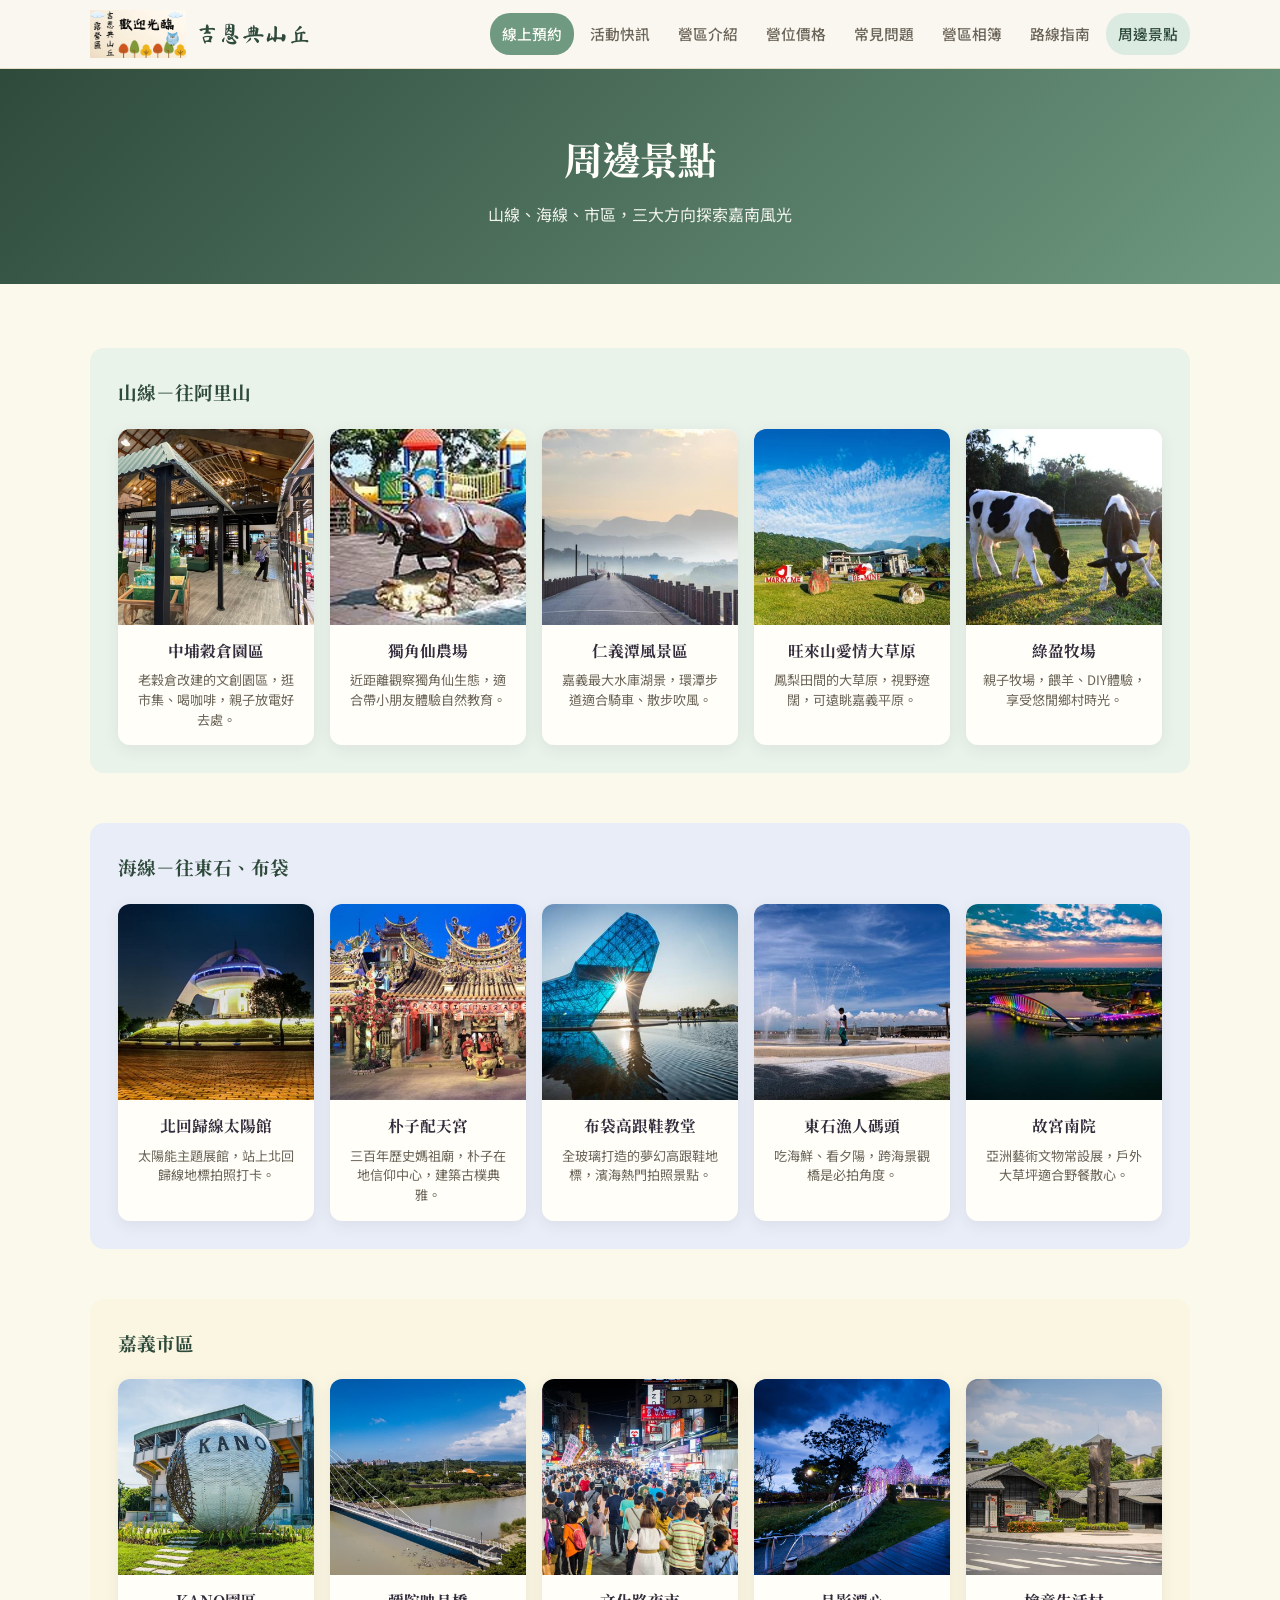
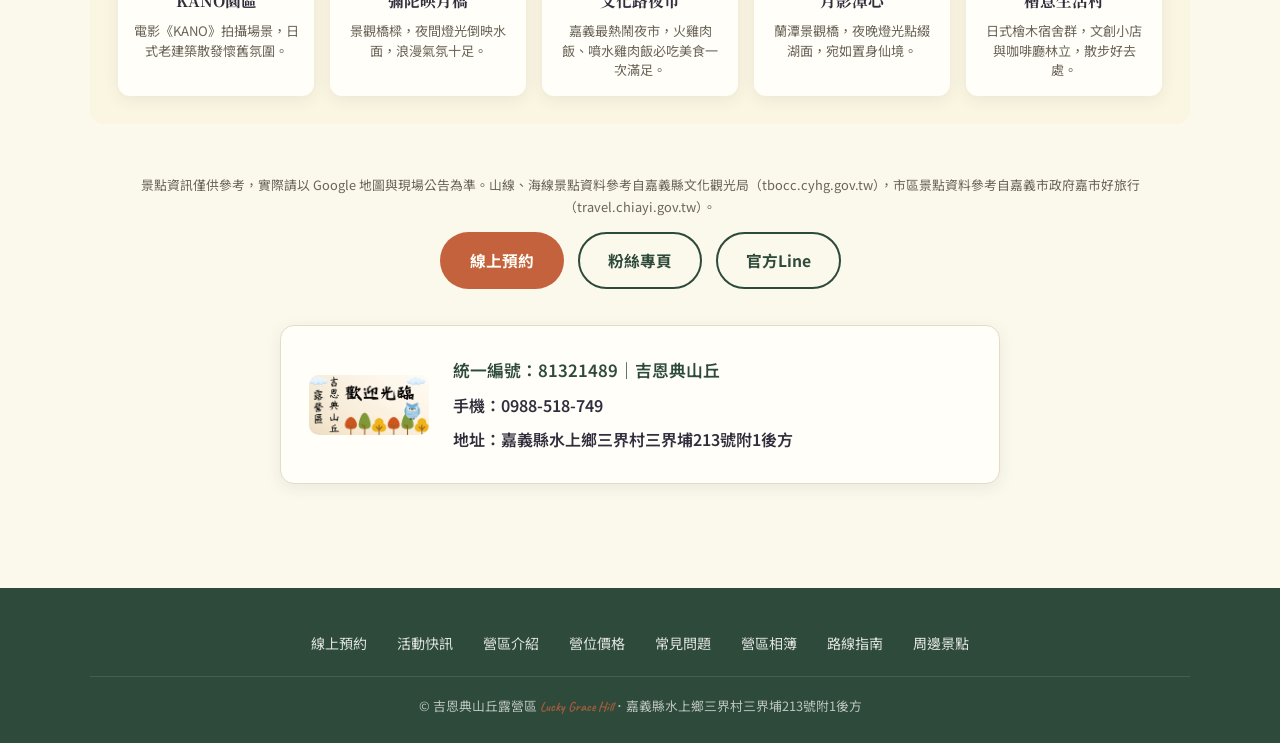
<file: nearby.html>
<!DOCTYPE html>
<html lang="zh-Hant">
<head>
<meta charset="UTF-8">
<meta name="viewport" content="width=device-width, initial-scale=1.0">
<title>周邊景點｜吉恩典山丘露營區</title>
<meta name="description" content="吉恩典山丘露營區周邊景點：山線往阿里山、海線往東石布袋、嘉義市區三大方向共 15 個熱門景點。">
<link rel="canonical" href="https://luckygracehills.com/nearby.html">
<meta property="og:type" content="website">
<meta property="og:site_name" content="吉恩典山丘露營區">
<meta property="og:locale" content="zh_TW">
<meta property="og:title" content="周邊景點｜吉恩典山丘露營區">
<meta property="og:description" content="吉恩典山丘露營區周邊景點：山線往阿里山、海線往東石布袋、嘉義市區三大方向共 15 個熱門景點。">
<meta property="og:url" content="https://luckygracehills.com/nearby.html">
<meta property="og:image" content="https://luckygracehills.com/assets/images/hero/hero-2.jpg">
<meta name="twitter:card" content="summary_large_image">
<meta name="twitter:title" content="周邊景點｜吉恩典山丘露營區">
<meta name="twitter:description" content="吉恩典山丘露營區周邊景點：山線往阿里山、海線往東石布袋、嘉義市區三大方向共 15 個熱門景點。">
<meta name="twitter:image" content="https://luckygracehills.com/assets/images/hero/hero-2.jpg">
<link rel="preconnect" href="https://fonts.googleapis.com">
<link rel="preconnect" href="https://fonts.gstatic.com" crossorigin>
<link href="https://fonts.googleapis.com/css2?family=Ma+Shan+Zheng&family=Noto+Serif+TC:wght@700;900&family=Noto+Sans+TC:wght@400;500;700&family=Caveat:wght@600;700&display=swap" rel="stylesheet">
<link rel="stylesheet" href="css/style.css">
</head>
<body>

<header class="site-header">
  <nav class="nav-bar">
    <a class="brand" href="index.html">
      <img src="assets/images/brand/logo.png" alt="吉恩典山丘露營區 Logo">
      <span class="brand-name">吉恩典山丘</span>
    </a>
    <button class="nav-toggle" aria-label="開啟選單"></button>
    <ul class="nav-links">
      <li><a class="nav-cta" href="https://m.icamping.app/store/jed746" target="_blank" rel="noopener">線上預約</a></li>
      <li><a href="events.html">活動快訊</a></li>
      <li><a href="camp-intro.html">營區介紹</a></li>
      <li><a href="pricing.html">營位價格</a></li>
      <li><a href="faq.html">常見問題</a></li>
      <li><a href="gallery.html">營區相簿</a></li>
      <li><a href="directions.html">路線指南</a></li>
      <li><a href="nearby.html" class="active">周邊景點</a></li>
    </ul>
  </nav>
</header>

<div class="page-hero">
  <h1>周邊景點</h1>
  <p>山線、海線、市區，三大方向探索嘉南風光</p>
</div>

<section>
  <div class="container">

    <div class="nearby-group zone-mountain">
      <h3>山線－往阿里山</h3>
      <div class="nearby-grid">
        <a class="nearby-card" href="https://goo.gl/maps/p3uM1xWGC4mWt1eF6" target="_blank" rel="noopener">
          <div class="thumb"><img src="assets/images/nearby/m1.jpg" alt="中埔穀倉園區" loading="lazy"></div>
          <div class="nearby-card-body"><h4>中埔穀倉園區</h4><p>老穀倉改建的文創園區，逛市集、喝咖啡，親子放電好去處。</p></div>
        </a>
        <a class="nearby-card" href="https://goo.gl/maps/uSHqsQGYojkcES3T8" target="_blank" rel="noopener">
          <div class="thumb"><img src="assets/images/nearby/m2.jpg" alt="獨角仙農場" loading="lazy"></div>
          <div class="nearby-card-body"><h4>獨角仙農場</h4><p>近距離觀察獨角仙生態，適合帶小朋友體驗自然教育。</p></div>
        </a>
        <a class="nearby-card" href="https://goo.gl/maps/iQfPM7d4aD1NuYfp6" target="_blank" rel="noopener">
          <div class="thumb"><img src="assets/images/nearby/m3.jpg" alt="仁義潭風景區" loading="lazy"></div>
          <div class="nearby-card-body"><h4>仁義潭風景區</h4><p>嘉義最大水庫湖景，環潭步道適合騎車、散步吹風。</p></div>
        </a>
        <a class="nearby-card" href="https://goo.gl/maps/P4EgwWj7iSDqchcD8" target="_blank" rel="noopener">
          <div class="thumb"><img src="assets/images/nearby/m4.jpg" alt="旺來山愛情大草原" loading="lazy"></div>
          <div class="nearby-card-body"><h4>旺來山愛情大草原</h4><p>鳳梨田間的大草原，視野遼闊，可遠眺嘉義平原。</p></div>
        </a>
        <a class="nearby-card" href="https://goo.gl/maps/pSiGpp9WL3ipa348A" target="_blank" rel="noopener">
          <div class="thumb"><img src="assets/images/nearby/m5.jpg" alt="綠盈牧場" loading="lazy"></div>
          <div class="nearby-card-body"><h4>綠盈牧場</h4><p>親子牧場，餵羊、DIY體驗，享受悠閒鄉村時光。</p></div>
        </a>
      </div>
    </div>

    <div class="nearby-group zone-sea">
      <h3>海線－往東石、布袋</h3>
      <div class="nearby-grid">
        <a class="nearby-card" href="https://goo.gl/maps/M6EArdo3zemMiEMbA" target="_blank" rel="noopener">
          <div class="thumb"><img src="assets/images/nearby/s1.jpg" alt="北回歸線太陽館" loading="lazy"></div>
          <div class="nearby-card-body"><h4>北回歸線太陽館</h4><p>太陽能主題展館，站上北回歸線地標拍照打卡。</p></div>
        </a>
        <a class="nearby-card" href="https://goo.gl/maps/JQyyFRt2ta4YswQt9" target="_blank" rel="noopener">
          <div class="thumb"><img src="assets/images/nearby/s2.jpg" alt="朴子配天宮" loading="lazy"></div>
          <div class="nearby-card-body"><h4>朴子配天宮</h4><p>三百年歷史媽祖廟，朴子在地信仰中心，建築古樸典雅。</p></div>
        </a>
        <a class="nearby-card" href="https://goo.gl/maps/96S7j4dmTb9KPgfj7" target="_blank" rel="noopener">
          <div class="thumb"><img src="assets/images/nearby/s3.jpg" alt="布袋高跟鞋教堂" loading="lazy"></div>
          <div class="nearby-card-body"><h4>布袋高跟鞋教堂</h4><p>全玻璃打造的夢幻高跟鞋地標，濱海熱門拍照景點。</p></div>
        </a>
        <a class="nearby-card" href="https://goo.gl/maps/dtbM9TSotSE2gtar6" target="_blank" rel="noopener">
          <div class="thumb"><img src="assets/images/nearby/s4.jpg" alt="東石漁人碼頭" loading="lazy"></div>
          <div class="nearby-card-body"><h4>東石漁人碼頭</h4><p>吃海鮮、看夕陽，跨海景觀橋是必拍角度。</p></div>
        </a>
        <a class="nearby-card" href="https://goo.gl/maps/9TKEsPxGHsA7Gpuz8" target="_blank" rel="noopener">
          <div class="thumb"><img src="assets/images/nearby/s5.jpg" alt="故宮南院" loading="lazy"></div>
          <div class="nearby-card-body"><h4>故宮南院</h4><p>亞洲藝術文物常設展，戶外大草坪適合野餐散心。</p></div>
        </a>
      </div>
    </div>

    <div class="nearby-group zone-city">
      <h3>嘉義市區</h3>
      <div class="nearby-grid">
        <a class="nearby-card" href="https://goo.gl/maps/37AkABeNHyaPLZj5A" target="_blank" rel="noopener">
          <div class="thumb"><img src="assets/images/nearby/c1.jpg" alt="KANO園區" loading="lazy"></div>
          <div class="nearby-card-body"><h4>KANO園區</h4><p>電影《KANO》拍攝場景，日式老建築散發懷舊氛圍。</p></div>
        </a>
        <a class="nearby-card" href="https://goo.gl/maps/pKRbfWweUSHq3ebB7" target="_blank" rel="noopener">
          <div class="thumb"><img src="assets/images/nearby/c2.jpg" alt="彌陀映月橋" loading="lazy"></div>
          <div class="nearby-card-body"><h4>彌陀映月橋</h4><p>景觀橋樑，夜間燈光倒映水面，浪漫氣氛十足。</p></div>
        </a>
        <a class="nearby-card" href="https://goo.gl/maps/oWanf4M1U8a22KkXA" target="_blank" rel="noopener">
          <div class="thumb"><img src="assets/images/nearby/c3.jpg" alt="文化路夜市" loading="lazy"></div>
          <div class="nearby-card-body"><h4>文化路夜市</h4><p>嘉義最熱鬧夜市，火雞肉飯、噴水雞肉飯必吃美食一次滿足。</p></div>
        </a>
        <a class="nearby-card" href="https://goo.gl/maps/pZQyuVNoBKNAuk5d7" target="_blank" rel="noopener">
          <div class="thumb"><img src="assets/images/nearby/c4.jpg" alt="月影潭心" loading="lazy"></div>
          <div class="nearby-card-body"><h4>月影潭心</h4><p>蘭潭景觀橋，夜晚燈光點綴湖面，宛如置身仙境。</p></div>
        </a>
        <a class="nearby-card" href="https://goo.gl/maps/c5cWdbvmJ7Wwef9m6" target="_blank" rel="noopener">
          <div class="thumb"><img src="assets/images/nearby/c5.jpg" alt="檜意生活村" loading="lazy"></div>
          <div class="nearby-card-body"><h4>檜意生活村</h4><p>日式檜木宿舍群，文創小店與咖啡廳林立，散步好去處。</p></div>
        </a>
      </div>
    </div>

    <p class="photo-credit">景點資訊僅供參考，實際請以 Google 地圖與現場公告為準。山線、海線景點資料參考自嘉義縣文化觀光局（tbocc.cyhg.gov.tw），市區景點資料參考自嘉義市政府嘉市好旅行（travel.chiayi.gov.tw）。</p>

    <div class="cta-row">
      <a class="btn btn-primary" href="https://m.icamping.app/store/jed746" target="_blank" rel="noopener">線上預約</a>
      <a class="btn btn-outline" href="https://www.facebook.com/luckygracehillsjed394" target="_blank" rel="noopener">粉絲專頁</a>
      <a class="btn btn-outline" href="https://lin.ee/uSrEO91" target="_blank" rel="noopener">官方Line</a>
    </div>

    <div class="contact-block">
      <img src="assets/images/brand/logo.png" alt="吉恩典山丘 Logo">
      <div class="contact-lines">
        <p class="contact-code">統一編號：81321489｜吉恩典山丘</p>
        <p>手機：0988-518-749</p>
        <p>地址：嘉義縣水上鄉三界村三界埔213號附1後方</p>
      </div>
    </div>
  </div>
</section>

<footer class="site-footer">
  <div class="container">
    <ul class="footer-nav">
      <li><a href="https://m.icamping.app/store/jed746" target="_blank" rel="noopener">線上預約</a></li>
      <li><a href="events.html">活動快訊</a></li>
      <li><a href="camp-intro.html">營區介紹</a></li>
      <li><a href="pricing.html">營位價格</a></li>
      <li><a href="faq.html">常見問題</a></li>
      <li><a href="gallery.html">營區相簿</a></li>
      <li><a href="directions.html">路線指南</a></li>
      <li><a href="nearby.html">周邊景點</a></li>
    </ul>
    <div class="footer-bottom">© 吉恩典山丘露營區 <span class="hand-tag">Lucky Grace Hill</span>．嘉義縣水上鄉三界村三界埔213號附1後方</div>
  </div>
</footer>

<script src="js/main.js"></script>
</body>
</html>
</file>
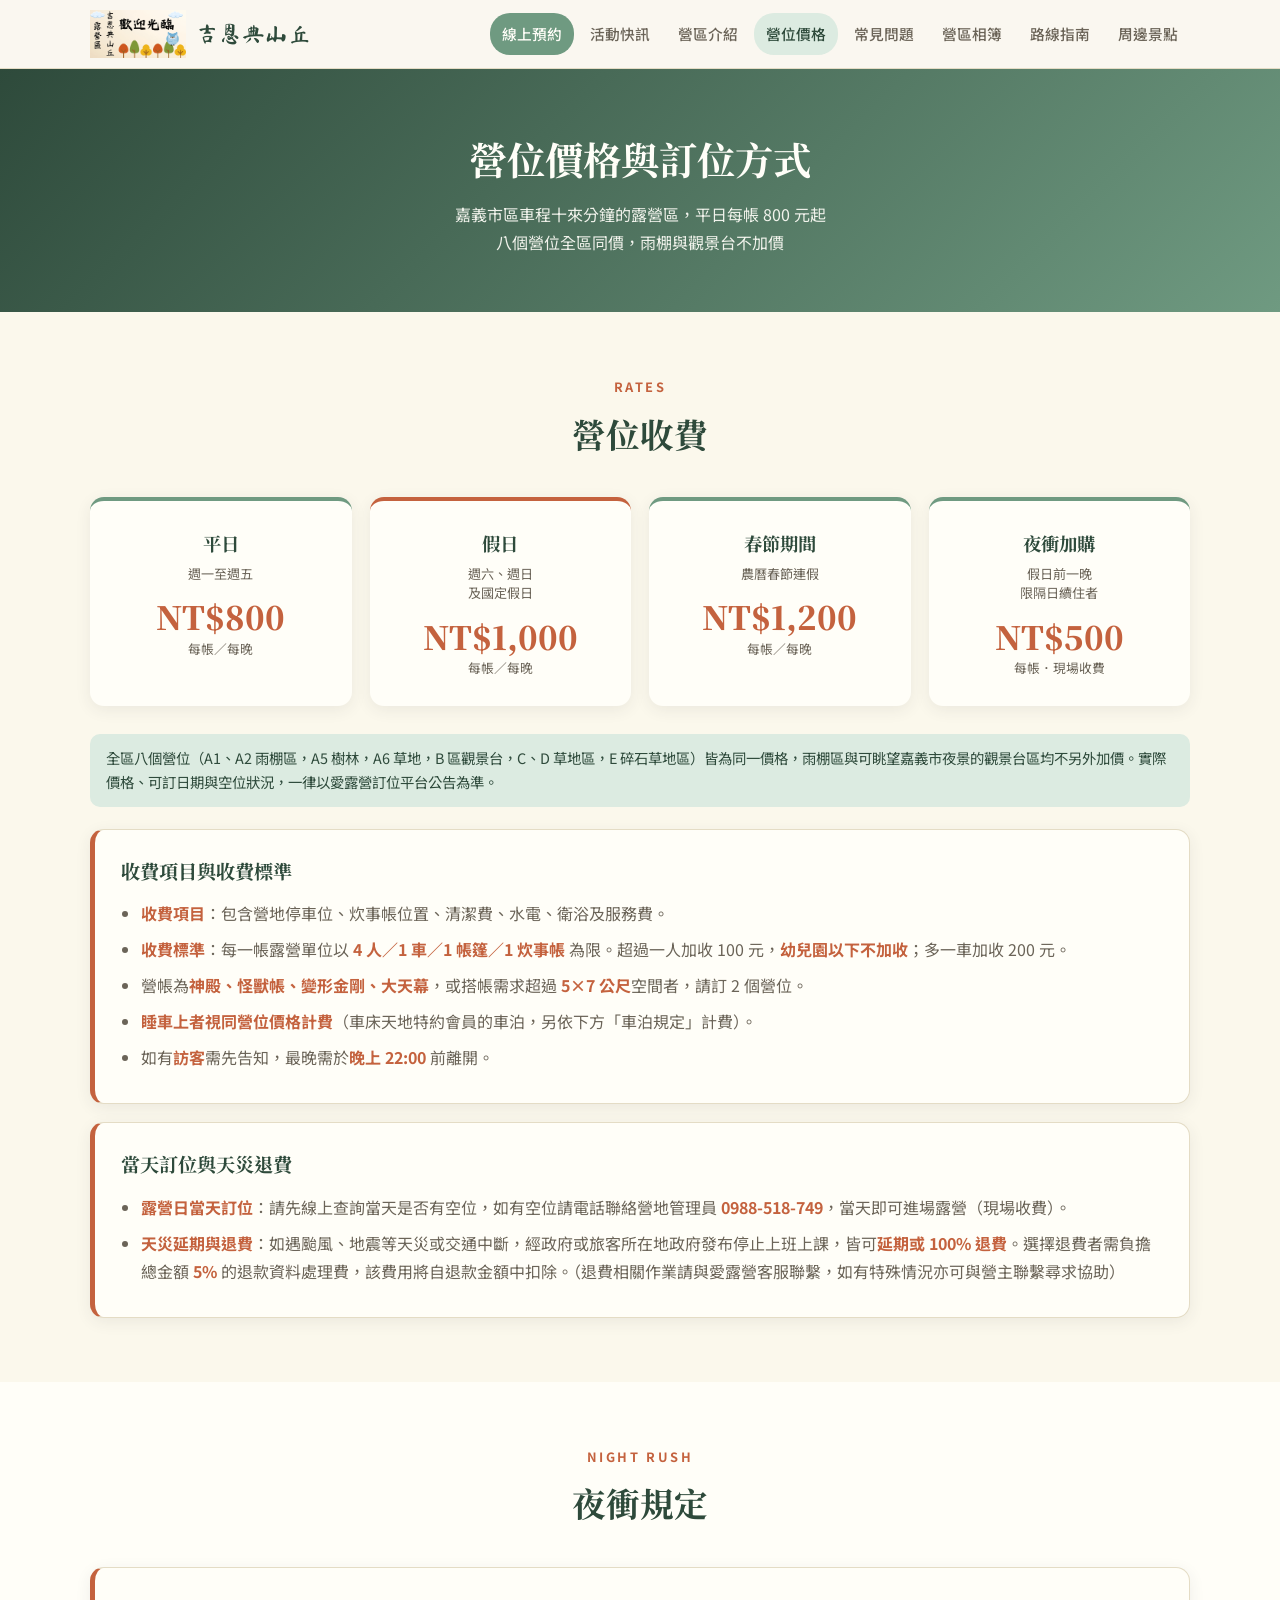
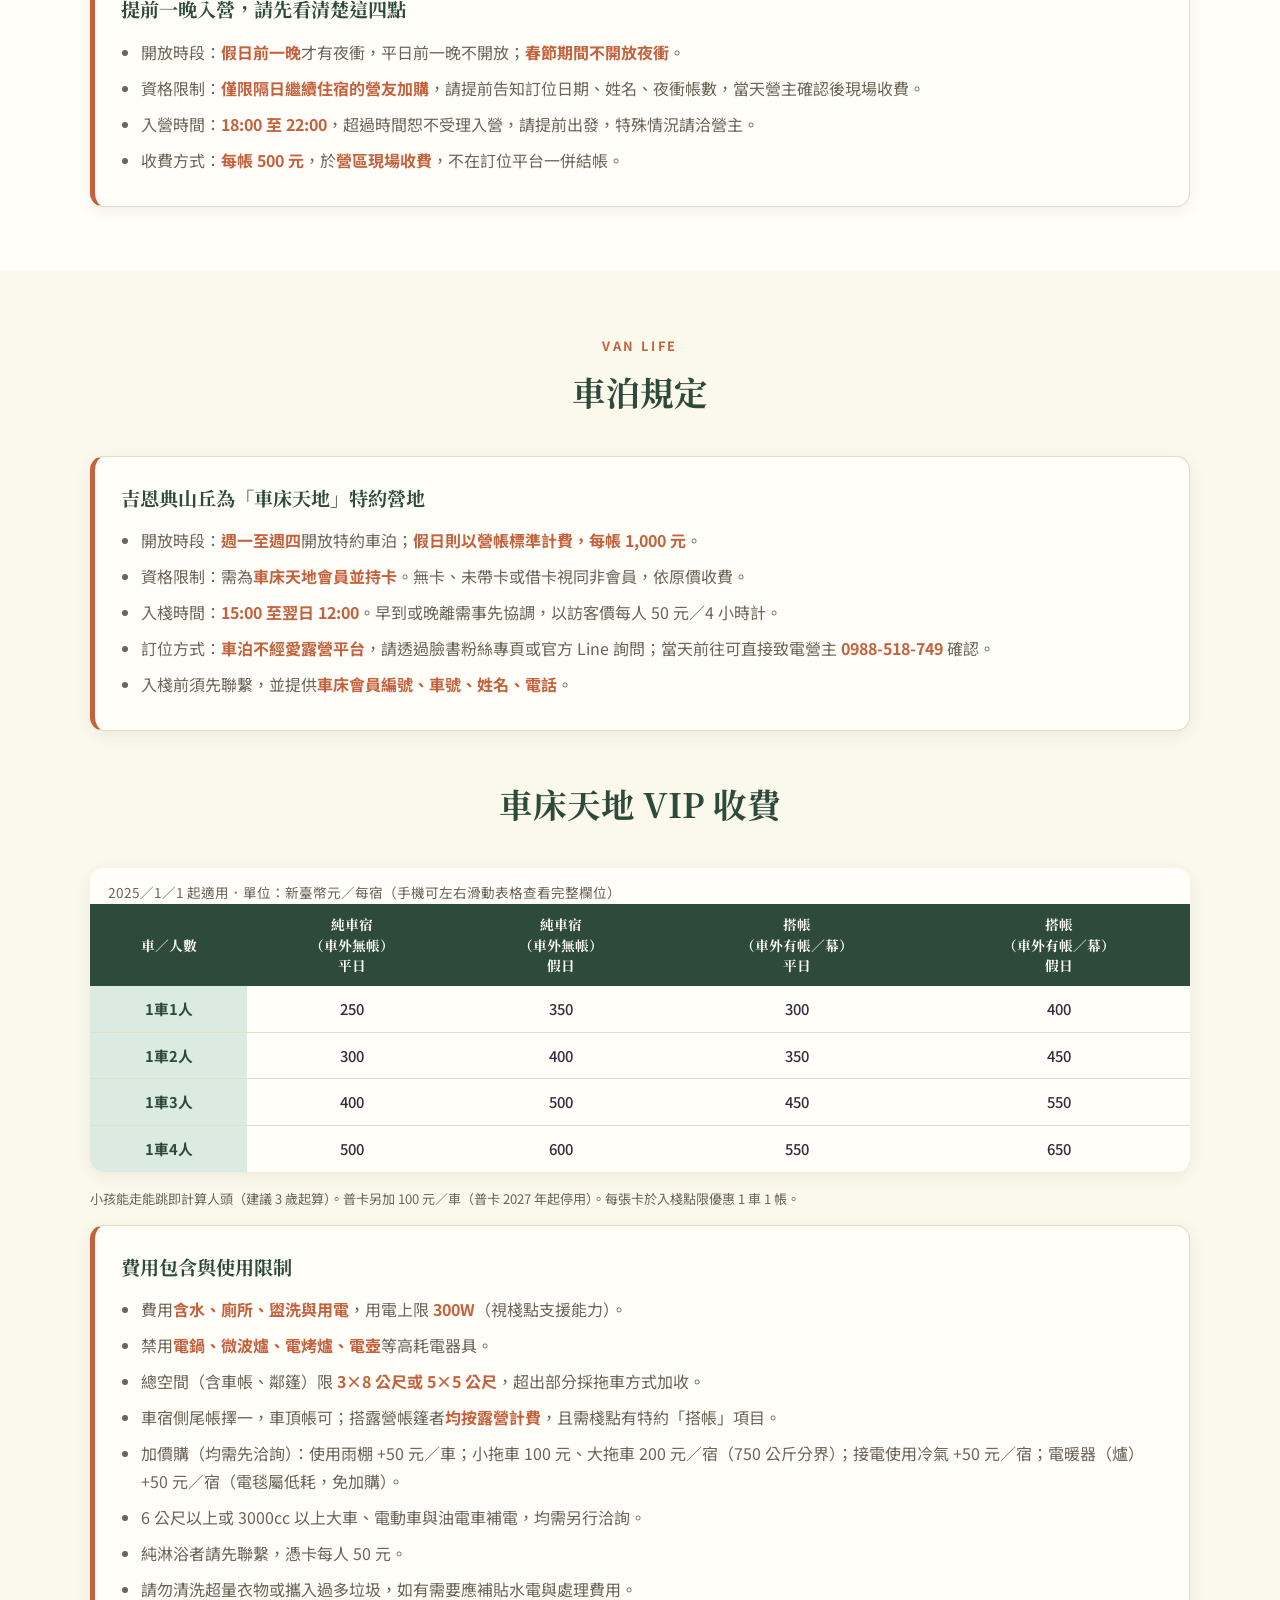
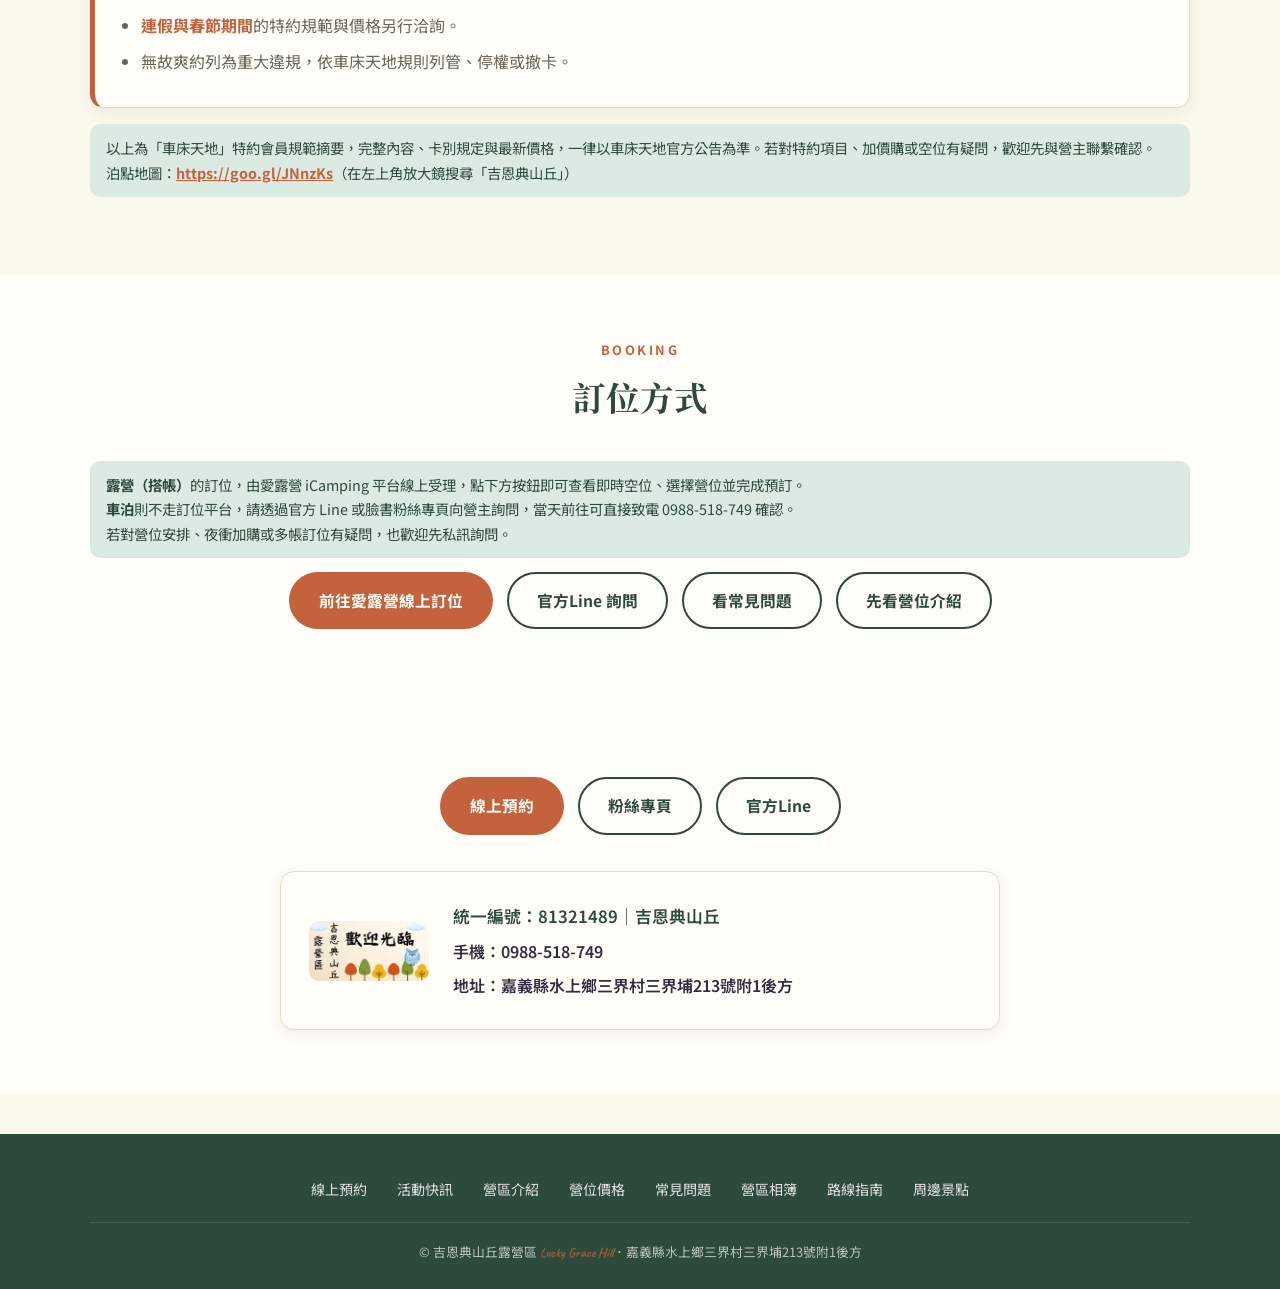
<file: pricing.html>
<!DOCTYPE html>
<html lang="zh-Hant">
<head>
<meta charset="UTF-8">
<meta name="viewport" content="width=device-width, initial-scale=1.0">
<title>嘉義露營區價格｜營位收費、夜衝與車泊訂位－吉恩典山丘露營區</title>
<meta name="description" content="嘉義露營一帳多少錢？吉恩典山丘露營區平日每帳800元、假日1000元、春節1200元，全區同價。夜衝每帳500元，假日前一晚18:00-22:00入營。另有車床天地特約車泊，週一至週四開放。">
<link rel="canonical" href="https://luckygracehills.com/pricing.html">
<meta property="og:type" content="website">
<meta property="og:site_name" content="吉恩典山丘露營區">
<meta property="og:locale" content="zh_TW">
<meta property="og:title" content="嘉義露營區價格｜營位收費、夜衝與車泊訂位－吉恩典山丘露營區">
<meta property="og:description" content="嘉義露營一帳多少錢？吉恩典山丘露營區平日每帳800元、假日1000元、春節1200元，全區同價。夜衝每帳500元，假日前一晚18:00-22:00入營。另有車床天地特約車泊。">
<meta property="og:url" content="https://luckygracehills.com/pricing.html">
<meta property="og:image" content="https://luckygracehills.com/assets/images/hero/hero-2.jpg">
<meta name="twitter:card" content="summary_large_image">
<meta name="twitter:title" content="嘉義露營區價格｜營位收費、夜衝與車泊訂位－吉恩典山丘露營區">
<meta name="twitter:description" content="嘉義露營一帳多少錢？吉恩典山丘露營區平日每帳800元、假日1000元、春節1200元。夜衝每帳500元，另有車床天地特約車泊。">
<meta name="twitter:image" content="https://luckygracehills.com/assets/images/hero/hero-2.jpg">
<script type="application/ld+json">
{
  "@context": "https://schema.org",
  "@graph": [
    {
      "@type": "Campground",
      "name": "吉恩典山丘露營區",
      "url": "https://luckygracehills.com/",
      "telephone": "+886-988-518-749",
      "priceRange": "NT$800-NT$1200",
      "address": {
        "@type": "PostalAddress",
        "streetAddress": "三界村三界埔213號附1後方",
        "addressLocality": "水上鄉",
        "addressRegion": "嘉義縣",
        "postalCode": "608",
        "addressCountry": "TW"
      }
    }
  ]
}
</script>
<link rel="preconnect" href="https://fonts.googleapis.com">
<link rel="preconnect" href="https://fonts.gstatic.com" crossorigin>
<link href="https://fonts.googleapis.com/css2?family=Ma+Shan+Zheng&family=Noto+Serif+TC:wght@700;900&family=Noto+Sans+TC:wght@400;500;700&family=Caveat:wght@600;700&display=swap" rel="stylesheet">
<link rel="stylesheet" href="css/style.css">
</head>
<body>

<header class="site-header">
  <nav class="nav-bar">
    <a class="brand" href="index.html">
      <img src="assets/images/brand/logo.png" alt="吉恩典山丘露營區 Logo">
      <span class="brand-name">吉恩典山丘</span>
    </a>
    <button class="nav-toggle" aria-label="開啟選單"></button>
    <ul class="nav-links">
      <li><a class="nav-cta" href="https://m.icamping.app/store/jed746" target="_blank" rel="noopener">線上預約</a></li>
      <li><a href="events.html">活動快訊</a></li>
      <li><a href="camp-intro.html">營區介紹</a></li>
      <li><a href="pricing.html" class="active">營位價格</a></li>
      <li><a href="faq.html">常見問題</a></li>
      <li><a href="gallery.html">營區相簿</a></li>
      <li><a href="directions.html">路線指南</a></li>
      <li><a href="nearby.html">周邊景點</a></li>
    </ul>
  </nav>
</header>

<div class="page-hero">
  <h1>營位價格與訂位方式</h1>
  <p>嘉義市區車程十來分鐘的露營區，平日每帳 800 元起<br>八個營位全區同價，雨棚與觀景台不加價</p>
</div>

<!--
  ===== 要改價格時，只要改下面這一區 =====

  每張價格卡的格式是：
    <div class="price-card">
      <h3>方案名稱</h3>
      <span class="price-when">適用時間的說明</span>
      <span class="price-amount">NT$800</span>
      <span class="price-unit">每帳／每晚</span>
    </div>

  小提醒：
  1. 想讓某一張卡變成橘色醒目款，把 <div class="price-card"> 改成
     <div class="price-card is-feature">，不要的話改回來即可。
  2. 價格改完，記得三個地方要一起改，不然會前後不一致：
     (a) 這一區的卡片與下方「收費項目與收費標準」的文字
     (b) faq.html（常見問題頁）裡對應的問答，以及該檔案最上面
         application/ld+json 那一段（那是給 Google 看的版本）
     (c) camp-intro.html（營區介紹頁）上方的價格橫幅
  3. 這一頁最上面的 application/ld+json 只放營區基本資料與價格區間
     （priceRange），價格區間改了也要一起更新。
-->

<section>
  <div class="container">
    <div class="section-title">
      <span class="eyebrow">Rates</span>
      <h2>營位收費</h2>
    </div>

    <div class="price-grid">
      <div class="price-card">
        <h3>平日</h3>
        <span class="price-when">週一至週五</span>
        <span class="price-amount">NT$800</span>
        <span class="price-unit">每帳／每晚</span>
      </div>
      <div class="price-card is-feature">
        <h3>假日</h3>
        <span class="price-when">週六、週日<br>及國定假日</span>
        <span class="price-amount">NT$1,000</span>
        <span class="price-unit">每帳／每晚</span>
      </div>
      <div class="price-card">
        <h3>春節期間</h3>
        <span class="price-when">農曆春節連假</span>
        <span class="price-amount">NT$1,200</span>
        <span class="price-unit">每帳／每晚</span>
      </div>
      <div class="price-card">
        <h3>夜衝加購</h3>
        <span class="price-when">假日前一晚<br>限隔日續住者</span>
        <span class="price-amount">NT$500</span>
        <span class="price-unit">每帳．現場收費</span>
      </div>
    </div>

    <p class="price-note">
      全區八個營位（A1、A2 雨棚區，A5 樹林，A6 草地，B 區觀景台，C、D 草地區，E 碎石草地區）皆為同一價格，雨棚區與可眺望嘉義市夜景的觀景台區均不另外加價。實際價格、可訂日期與空位狀況，一律以愛露營訂位平台公告為準。
    </p>

    <div class="notice-box" style="margin-top:22px">
      <h3>收費項目與收費標準</h3>
      <ul>
        <li><strong>收費項目</strong>：包含營地停車位、炊事帳位置、清潔費、水電、衛浴及服務費。</li>
        <li><strong>收費標準</strong>：每一帳露營單位以 <strong>4 人／1 車／1 帳篷／1 炊事帳</strong> 為限。超過一人加收 100 元，<strong>幼兒園以下不加收</strong>；多一車加收 200 元。</li>
        <li>營帳為<strong>神殿、怪獸帳、變形金剛、大天幕</strong>，或搭帳需求超過 <strong>5×7 公尺</strong>空間者，請訂 2 個營位。</li>
        <li><strong>睡車上者視同營位價格計費</strong>（車床天地特約會員的車泊，另依下方「車泊規定」計費）。</li>
        <li>如有<strong>訪客</strong>需先告知，最晚需於<strong>晚上 22:00</strong> 前離開。</li>
      </ul>
    </div>

    <div class="notice-box" style="margin-top:18px">
      <h3>當天訂位與天災退費</h3>
      <ul>
        <li><strong>露營日當天訂位</strong>：請先線上查詢當天是否有空位，如有空位請電話聯絡營地管理員 <strong>0988-518-749</strong>，當天即可進場露營（現場收費）。</li>
        <li><strong>天災延期與退費</strong>：如遇颱風、地震等天災或交通中斷，經政府或旅客所在地政府發布停止上班上課，皆可<strong>延期或 100% 退費</strong>。選擇退費者需負擔總金額 <strong>5%</strong> 的退款資料處理費，該費用將自退款金額中扣除。（退費相關作業請與愛露營客服聯繫，如有特殊情況亦可與營主聯繫尋求協助）</li>
      </ul>
    </div>
  </div>
</section>

<section class="section-alt">
  <div class="container">
    <div class="section-title">
      <span class="eyebrow">Night Rush</span>
      <h2>夜衝規定</h2>
    </div>

    <div class="notice-box">
      <h3>提前一晚入營，請先看清楚這四點</h3>
      <ul>
        <li>開放時段：<strong>假日前一晚</strong>才有夜衝，平日前一晚不開放；<strong>春節期間不開放夜衝</strong>。</li>
        <li>資格限制：<strong>僅限隔日繼續住宿的營友加購</strong>，請提前告知訂位日期、姓名、夜衝帳數，當天營主確認後現場收費。</li>
        <li>入營時間：<strong>18:00 至 22:00</strong>，超過時間恕不受理入營，請提前出發，特殊情況請洽營主。</li>
        <li>收費方式：<strong>每帳 500 元</strong>，於<strong>營區現場收費</strong>，不在訂位平台一併結帳。</li>
      </ul>
    </div>
  </div>
</section>

<section>
  <div class="container">
    <div class="section-title">
      <span class="eyebrow">Van Life</span>
      <h2>車泊規定</h2>
    </div>

    <div class="notice-box">
      <h3>吉恩典山丘為「車床天地」特約營地</h3>
      <ul>
        <li>開放時段：<strong>週一至週四</strong>開放特約車泊；<strong>假日則以營帳標準計費，每帳 1,000 元</strong>。</li>
        <li>資格限制：需為<strong>車床天地會員並持卡</strong>。無卡、未帶卡或借卡視同非會員，依原價收費。</li>
        <li>入棧時間：<strong>15:00 至翌日 12:00</strong>。早到或晚離需事先協調，以訪客價每人 50 元／4 小時計。</li>
        <li>訂位方式：<strong>車泊不經愛露營平台</strong>，請透過臉書粉絲專頁或官方 Line 詢問；當天前往可直接致電營主 <strong>0988-518-749</strong> 確認。</li>
        <li>入棧前須先聯繫，並提供<strong>車床會員編號、車號、姓名、電話</strong>。</li>
      </ul>
    </div>

    <div class="section-title" style="margin-top:44px">
      <h2>車床天地 VIP 收費</h2>
    </div>

    <div class="rate-table-wrap">
      <table class="rate-table">
        <caption>2025／1／1 起適用．單位：新臺幣元／每宿（手機可左右滑動表格查看完整欄位）</caption>
        <thead>
          <tr>
            <th scope="col">車／人數</th>
            <th scope="col">純車宿<br>（車外無帳）<br>平日</th>
            <th scope="col">純車宿<br>（車外無帳）<br>假日</th>
            <th scope="col">搭帳<br>（車外有帳／幕）<br>平日</th>
            <th scope="col">搭帳<br>（車外有帳／幕）<br>假日</th>
          </tr>
        </thead>
        <tbody>
          <tr><th scope="row">1車1人</th><td>250</td><td>350</td><td>300</td><td>400</td></tr>
          <tr><th scope="row">1車2人</th><td>300</td><td>400</td><td>350</td><td>450</td></tr>
          <tr><th scope="row">1車3人</th><td>400</td><td>500</td><td>450</td><td>550</td></tr>
          <tr><th scope="row">1車4人</th><td>500</td><td>600</td><td>550</td><td>650</td></tr>
        </tbody>
      </table>
    </div>

    <p class="table-hint">小孩能走能跳即計算人頭（建議 3 歲起算）。普卡另加 100 元／車（普卡 2027 年起停用）。每張卡於入棧點限優惠 1 車 1 帳。</p>

    <div class="notice-box">
      <h3>費用包含與使用限制</h3>
      <ul>
        <li>費用<strong>含水、廁所、盥洗與用電</strong>，用電上限 <strong>300W</strong>（視棧點支援能力）。</li>
        <li>禁用<strong>電鍋、微波爐、電烤爐、電壺</strong>等高耗電器具。</li>
        <li>總空間（含車帳、鄰篷）限 <strong>3×8 公尺或 5×5 公尺</strong>，超出部分採拖車方式加收。</li>
        <li>車宿側尾帳擇一，車頂帳可；搭露營帳篷者<strong>均按露營計費</strong>，且需棧點有特約「搭帳」項目。</li>
        <li>加價購（均需先洽詢）：使用雨棚 +50 元／車；小拖車 100 元、大拖車 200 元／宿（750 公斤分界）；接電使用冷氣 +50 元／宿；電暖器（爐）+50 元／宿（電毯屬低耗，免加購）。</li>
        <li>6 公尺以上或 3000cc 以上大車、電動車與油電車補電，均需另行洽詢。</li>
        <li>純淋浴者請先聯繫，憑卡每人 50 元。</li>
        <li>請勿清洗超量衣物或攜入過多垃圾，如有需要應補貼水電與處理費用。</li>
        <li><strong>連假與春節期間</strong>的特約規範與價格另行洽詢。</li>
        <li>無故爽約列為重大違規，依車床天地規則列管、停權或撤卡。</li>
      </ul>
    </div>

    <p class="price-note" style="margin-top:16px">
      以上為「車床天地」特約會員規範摘要，完整內容、卡別規定與最新價格，一律以車床天地官方公告為準。若對特約項目、加價購或空位有疑問，歡迎先與營主聯繫確認。<br>
      泊點地圖：<a href="https://goo.gl/JNnzKs" target="_blank" rel="noopener">https://goo.gl/JNnzKs</a>（在左上角放大鏡搜尋「吉恩典山丘」）
    </p>
  </div>
</section>

<section class="section-alt">
  <div class="container">
    <div class="section-title">
      <span class="eyebrow">Booking</span>
      <h2>訂位方式</h2>
    </div>

    <p class="price-note">
      <strong>露營（搭帳）</strong>的訂位，由愛露營 iCamping 平台線上受理，點下方按鈕即可查看即時空位、選擇營位並完成預訂。<br>
      <strong>車泊</strong>則不走訂位平台，請透過官方 Line 或臉書粉絲專頁向營主詢問，當天前往可直接致電 0988-518-749 確認。<br>
      若對營位安排、夜衝加購或多帳訂位有疑問，也歡迎先私訊詢問。
    </p>

    <div class="cta-row">
      <a class="btn btn-primary" href="https://m.icamping.app/store/jed746" target="_blank" rel="noopener">前往愛露營線上訂位</a>
      <a class="btn btn-outline" href="https://lin.ee/uSrEO91" target="_blank" rel="noopener">官方Line 詢問</a>
      <a class="btn btn-outline" href="faq.html">看常見問題</a>
      <a class="btn btn-outline" href="camp-intro.html">先看營位介紹</a>
    </div>
  </div>
</section>


<section class="section-alt">
  <div class="container">
    <div class="cta-row">
      <a class="btn btn-primary" href="https://m.icamping.app/store/jed746" target="_blank" rel="noopener">線上預約</a>
      <a class="btn btn-outline" href="https://www.facebook.com/luckygracehillsjed394" target="_blank" rel="noopener">粉絲專頁</a>
      <a class="btn btn-outline" href="https://lin.ee/uSrEO91" target="_blank" rel="noopener">官方Line</a>
    </div>

    <div class="contact-block">
      <img src="assets/images/brand/logo.png" alt="吉恩典山丘 Logo">
      <div class="contact-lines">
        <p class="contact-code">統一編號：81321489｜吉恩典山丘</p>
        <p>手機：0988-518-749</p>
        <p>地址：嘉義縣水上鄉三界村三界埔213號附1後方</p>
      </div>
    </div>
  </div>
</section>

<footer class="site-footer">
  <div class="container">
    <ul class="footer-nav">
      <li><a href="https://m.icamping.app/store/jed746" target="_blank" rel="noopener">線上預約</a></li>
      <li><a href="events.html">活動快訊</a></li>
      <li><a href="camp-intro.html">營區介紹</a></li>
      <li><a href="pricing.html">營位價格</a></li>
      <li><a href="faq.html">常見問題</a></li>
      <li><a href="gallery.html">營區相簿</a></li>
      <li><a href="directions.html">路線指南</a></li>
      <li><a href="nearby.html">周邊景點</a></li>
    </ul>
    <div class="footer-bottom">© 吉恩典山丘露營區 <span class="hand-tag">Lucky Grace Hill</span>．嘉義縣水上鄉三界村三界埔213號附1後方</div>
  </div>
</footer>

<script src="js/main.js"></script>
</body>
</html>
</file>
<file: css/style.css>
/* 吉恩典山丘露營區官網 — 共用樣式 */

:root {
  /* 吉恩典山丘 design system — 溫馨田園 palette */
  --green-dark: #2e4a3b;   /* primary-ink：標題／深底／導覽 active */
  --green: #6f9a81;        /* primary-deep：hover、漸層終點 */
  --green-light: #dcebe1;  /* 淡草坡綠：hover 底色、卡片漸層起點 */
  --tan: #a7c9d9;          /* dusk sky：裝飾邊線、卡片漸層終點 */
  --tan-dark: #c4623e;     /* terracotta：主按鈕、強調文字 */
  --cream: #fbf8ec;        /* 版面底色 */
  --wood: #9c6b3e;         /* 木棧棕：次要強調 */
  --ink: #332d3d;          /* 暮色墨：內文與標題文字 */
  --ink-soft: #6b6458;
  --white: #fffef8;        /* 卡片／按鈕上的暖白 */
  --border: #e4dcc5;
  --shadow: 0 4px 16px rgba(51, 45, 61, 0.08);
  --shadow-lg: 0 10px 30px rgba(51, 45, 61, 0.14);
  --radius: 14px;
  --max-width: 1140px;
}

* { box-sizing: border-box; }

html { scroll-behavior: smooth; }

body {
  margin: 0;
  font-family: "Noto Sans TC", "PingFang TC", "Microsoft JhengHei", -apple-system, BlinkMacSystemFont, sans-serif;
  background: var(--cream);
  color: var(--ink);
  line-height: 1.75;
  -webkit-font-smoothing: antialiased;
}

h1, h2, h3, h4 {
  font-family: "Noto Serif TC", "Noto Sans TC", "PingFang TC", serif;
}

.brush {
  font-family: "Ma Shan Zheng", "Noto Serif TC", serif;
  font-weight: 400;
}

.hand-tag {
  font-family: "Caveat", "Noto Sans TC", cursive;
  font-weight: 700;
  color: var(--tan-dark);
  font-size: 1.05em;
}

img { max-width: 100%; display: block; }

a { color: inherit; text-decoration: none; }

.container {
  max-width: var(--max-width);
  margin: 0 auto;
  padding: 0 20px;
}

/* ---------- Header / Nav ---------- */

.site-header {
  position: sticky;
  top: 0;
  z-index: 100;
  background: rgba(250, 247, 240, 0.96);
  backdrop-filter: blur(6px);
  border-bottom: 1px solid var(--border);
}

.nav-bar {
  max-width: var(--max-width);
  margin: 0 auto;
  padding: 10px 20px;
  display: flex;
  align-items: center;
  justify-content: space-between;
  gap: 16px;
}

.brand {
  display: flex;
  align-items: center;
  gap: 10px;
  flex-shrink: 0;
}

.brand img {
  height: 48px;
  width: auto;
}

.brand-name {
  font-family: "Ma Shan Zheng", "Noto Serif TC", serif;
  font-weight: 400;
  font-size: 1.4rem;
  color: var(--green-dark);
  letter-spacing: 0.05em;
}

.nav-toggle {
  display: none;
  background: none;
  border: none;
  cursor: pointer;
  padding: 8px;
}

.nav-toggle span,
.nav-toggle::before,
.nav-toggle::after {
  content: "";
  display: block;
  width: 26px;
  height: 2px;
  background: var(--green-dark);
  margin: 6px 0;
  transition: 0.2s;
}

.nav-links {
  display: flex;
  flex-wrap: wrap;
  gap: 4px;
  list-style: none;
  margin: 0;
  padding: 0;
}

.nav-links a {
  display: block;
  padding: 8px 12px;
  border-radius: 20px;
  font-size: 0.92rem;
  font-weight: 500;
  color: var(--ink-soft);
  white-space: nowrap;
  transition: background 0.15s, color 0.15s;
}

.nav-links a:hover,
.nav-links a.active {
  background: var(--green-light);
  color: var(--green-dark);
}

.nav-links a.nav-cta {
  background: var(--green);
  color: var(--white);
}

.nav-links a.nav-cta:hover {
  background: var(--green-dark);
  color: var(--white);
}

@media (max-width: 880px) {
  .nav-toggle { display: block; }

  .nav-links {
    position: absolute;
    top: 100%;
    left: 0;
    right: 0;
    background: var(--white);
    flex-direction: column;
    gap: 0;
    padding: 8px 20px 16px;
    border-bottom: 1px solid var(--border);
    box-shadow: var(--shadow);
    display: none;
  }

  .nav-links.open { display: flex; }

  .nav-links a { padding: 12px 10px; border-radius: 8px; }
}

/* ---------- Hero ---------- */

.hero {
  position: relative;
  height: min(78vh, 620px);
  min-height: 360px;
  overflow: hidden;
  background: var(--ink);
}

.hero-slide {
  position: absolute;
  inset: 0;
  opacity: 0;
  transition: opacity 1.1s ease;
}

.hero-slide.active { opacity: 1; }

.hero-slide img {
  width: 100%;
  height: 100%;
  object-fit: cover;
}

.hero-overlay {
  position: absolute;
  inset: 0;
  background: linear-gradient(180deg, rgba(51,45,61,0.18) 0%, rgba(41,36,49,0.52) 100%);
  display: flex;
  flex-direction: column;
  align-items: center;
  justify-content: center;
  text-align: center;
  color: var(--white);
  padding: 20px;
}

.hero-overlay .eyebrow {
  font-family: "Caveat", "Noto Sans TC", cursive;
  font-weight: 700;
  font-size: 1.7rem;
  letter-spacing: 0.03em;
  text-transform: none;
  opacity: 0.95;
  margin-bottom: 4px;
}

.hero-overlay h1 {
  font-family: "Ma Shan Zheng", "Noto Serif TC", serif;
  font-weight: 400;
  font-size: clamp(2.6rem, 6.5vw, 4.4rem);
  margin: 0 0 14px;
  text-shadow: 0 2px 16px rgba(0,0,0,0.35);
}

.hero-overlay p {
  max-width: 560px;
  margin: 0 auto 26px;
  font-size: 1.05rem;
  opacity: 0.95;
}

.hero-dots {
  position: absolute;
  bottom: 20px;
  left: 0;
  right: 0;
  display: flex;
  justify-content: center;
  gap: 8px;
  z-index: 2;
}

.hero-dots button {
  width: 9px;
  height: 9px;
  border-radius: 50%;
  border: none;
  background: rgba(255,255,255,0.5);
  cursor: pointer;
  padding: 0;
}

.hero-dots button.active { background: var(--white); }

/* ---------- Buttons ---------- */

.btn {
  display: inline-block;
  padding: 13px 28px;
  border-radius: 999px;
  font-weight: 700;
  font-size: 0.98rem;
  border: 2px solid transparent;
  cursor: pointer;
  transition: transform 0.15s, box-shadow 0.15s;
}

.btn:hover { transform: translateY(-2px); box-shadow: var(--shadow); }

.btn-primary { background: var(--tan-dark); color: var(--white); }
.btn-outline { background: transparent; color: var(--green-dark); border-color: var(--green-dark); }
.btn-ghost { background: var(--white); color: var(--ink); border-color: var(--border); }

.cta-row {
  display: flex;
  flex-wrap: wrap;
  justify-content: center;
  gap: 14px;
  margin: 10px 0;
}

/* ---------- Sections ---------- */

section { padding: 64px 0; }

.section-alt { background: var(--white); }

.section-title {
  text-align: center;
  margin-bottom: 8px;
}

.section-title .eyebrow {
  display: block;
  text-align: center;
  color: var(--tan-dark);
  font-weight: 700;
  letter-spacing: 0.2em;
  text-transform: uppercase;
  font-size: 0.8rem;
  margin-bottom: 6px;
}

.section-title h2 {
  text-align: center;
  font-size: clamp(1.5rem, 3vw, 2.1rem);
  color: var(--green-dark);
  margin: 0 0 34px;
}

.page-hero {
  background: linear-gradient(135deg, var(--green-dark), var(--green));
  color: var(--white);
  text-align: center;
  padding: 56px 20px;
}

.page-hero h1 { margin: 0 0 8px; font-size: clamp(1.7rem, 4vw, 2.4rem); }
.page-hero p { margin: 0; opacity: 0.92; }

/* History / About */

.history-text p { margin: 0 0 16px; color: var(--ink-soft); }

.history-block {
  max-width: 780px;
  margin: 0 auto 40px;
}

.trio-grid {
  display: grid;
  grid-template-columns: repeat(3, 1fr);
  gap: 18px;
  margin: 0 auto 48px;
}

.trio-grid img {
  border-radius: var(--radius);
  aspect-ratio: 4/3;
  object-fit: cover;
  box-shadow: var(--shadow);
}

@media (max-width: 720px) {
  .trio-grid { grid-template-columns: 1fr 1fr; }
}

.about-split {
  display: grid;
  grid-template-columns: 1fr 1fr;
  gap: 40px;
  align-items: center;
}

.about-split img {
  border-radius: var(--radius);
  box-shadow: var(--shadow-lg);
  aspect-ratio: 4/3;
  object-fit: cover;
}

.about-split h3 {
  color: var(--green-dark);
  font-size: 1.4rem;
  margin-top: 0;
}

.about-split p { color: var(--ink-soft); }

@media (max-width: 760px) {
  .about-split { grid-template-columns: 1fr; }
}

/* ---------- Contact block ---------- */

.contact-block {
  display: flex;
  flex-wrap: wrap;
  align-items: center;
  gap: 24px;
  background: var(--white);
  border: 1px solid var(--border);
  border-radius: var(--radius);
  padding: 24px 28px;
  max-width: 720px;
  margin: 36px auto 0;
  box-shadow: var(--shadow);
}

.contact-block img { width: 120px; border-radius: 10px; flex-shrink: 0; }

.contact-lines p {
  margin: 6px 0;
  font-weight: 600;
}

.contact-lines .contact-code {
  color: var(--green-dark);
  font-size: 1.05rem;
}

.map-embed {
  border-radius: var(--radius);
  overflow: hidden;
  box-shadow: var(--shadow);
  margin-top: 40px;
}

.map-embed iframe {
  width: 100%;
  height: 380px;
  border: 0;
  display: block;
}

/* ---------- Zone cards (營區介紹) ---------- */

.zone-grid {
  display: grid;
  grid-template-columns: repeat(4, 1fr);
  gap: 20px;
}

@media (max-width: 900px) { .zone-grid { grid-template-columns: repeat(2, 1fr); } }
@media (max-width: 520px) { .zone-grid { grid-template-columns: 1fr; } }

.zone-card {
  background: var(--white);
  border-radius: var(--radius);
  overflow: hidden;
  box-shadow: var(--shadow);
  transition: transform 0.15s;
}

.zone-card:hover { transform: translateY(-4px); }

.zone-card img {
  width: 100%;
  aspect-ratio: 4/3;
  object-fit: cover;
}

.zone-card-body { padding: 16px; text-align: center; }

.zone-card-body h4 {
  margin: 0 0 6px;
  color: var(--green-dark);
}

.zone-card-body span {
  display: inline-block;
  font-size: 0.85rem;
  color: var(--ink-soft);
}

.zone-card-body .zone-dim {
  display: block;
  margin-top: 4px;
  font-size: 0.8rem;
  font-weight: 700;
  color: var(--tan-dark);
}

.layout-map {
  border-radius: var(--radius);
  box-shadow: var(--shadow-lg);
  margin-bottom: 48px;
}

/* ---------- Gallery ---------- */

.gallery-group h3 {
  color: var(--green-dark);
  border-left: 5px solid var(--tan);
  padding-left: 12px;
  margin: 44px 0 20px;
}

.gallery-group:first-of-type h3 { margin-top: 0; }

.gallery-grid {
  display: grid;
  grid-template-columns: repeat(4, 1fr);
  gap: 14px;
}

@media (max-width: 900px) { .gallery-grid { grid-template-columns: repeat(3, 1fr); } }
@media (max-width: 600px) { .gallery-grid { grid-template-columns: repeat(2, 1fr); } }

.gallery-grid a {
  display: block;
  border-radius: 10px;
  overflow: hidden;
  box-shadow: var(--shadow);
}

.gallery-grid img {
  aspect-ratio: 1/1;
  object-fit: cover;
  transition: transform 0.25s;
}

.gallery-grid a:hover img { transform: scale(1.06); }

/* ---------- Directions ---------- */

.route-intro {
  display: grid;
  grid-template-columns: 320px 1fr;
  gap: 30px;
  align-items: center;
  background: var(--white);
  border-radius: var(--radius);
  padding: 24px;
  box-shadow: var(--shadow);
  margin-bottom: 50px;
}

.route-intro img { border-radius: 10px; }

.route-intro ol { padding-left: 20px; color: var(--ink-soft); margin: 0 0 10px; }
.route-intro ol li { margin-bottom: 6px; }

@media (max-width: 760px) { .route-intro { grid-template-columns: 1fr; } }

.route-block { margin-bottom: 56px; }

.route-block h3 {
  color: var(--green-dark);
  font-size: 1.25rem;
  border-bottom: 2px solid var(--tan);
  padding-bottom: 10px;
  margin-bottom: 24px;
}

.route-steps {
  display: flex;
  flex-wrap: wrap;
  align-items: center;
  gap: 10px;
}

.route-steps figure {
  margin: 0;
  width: 220px;
  text-align: center;
}

.route-steps img {
  border-radius: 10px;
  box-shadow: var(--shadow);
  aspect-ratio: 4/3;
  object-fit: cover;
  width: 100%;
}

.route-shot {
  display: block;
  width: 100%;
  padding: 0;
  border: none;
  background: none;
  cursor: pointer;
  font: inherit;
}

.route-shot img { transition: transform 0.18s, box-shadow 0.18s; }

.route-shot:hover img,
.route-shot:focus-visible img {
  transform: scale(1.04);
  box-shadow: var(--shadow-lg);
}

/* ---------- Lightbox ---------- */

.lightbox {
  position: fixed;
  inset: 0;
  z-index: 300;
  background: rgba(51, 45, 61, 0.92);
  display: flex;
  align-items: center;
  justify-content: center;
  padding: 40px;
}

.lightbox[hidden] { display: none; }

.lightbox-img {
  max-width: min(90vw, 900px);
  max-height: 85vh;
  border-radius: 12px;
  box-shadow: 0 20px 60px rgba(0, 0, 0, 0.5);
  cursor: pointer;
}

.lightbox-close,
.lightbox-nav {
  background: rgba(255, 255, 255, 0.15);
  border: none;
  color: #fff;
  cursor: pointer;
}

.lightbox-close {
  position: absolute;
  top: 20px;
  right: 24px;
  width: 44px;
  height: 44px;
  border-radius: 50%;
  font-size: 1.3rem;
}

.lightbox-nav {
  position: absolute;
  top: 50%;
  transform: translateY(-50%);
  width: 52px;
  height: 52px;
  border-radius: 50%;
  font-size: 2rem;
  line-height: 1;
  display: flex;
  align-items: center;
  justify-content: center;
}

.lightbox-nav.prev { left: 16px; }
.lightbox-nav.next { right: 16px; }

.lightbox-close:hover,
.lightbox-nav:hover { background: rgba(255, 255, 255, 0.3); }

@media (max-width: 600px) {
  .lightbox { padding: 16px; }
  .lightbox-nav { width: 42px; height: 42px; font-size: 1.6rem; }
}

.route-arrow {
  color: var(--tan-dark);
  font-size: 1.6rem;
  flex-shrink: 0;
}

@media (max-width: 640px) {
  .route-steps { flex-direction: column; }
  .route-arrow { transform: rotate(90deg); }
  .route-steps figure { width: 100%; max-width: 280px; }
}

/* ---------- Nearby attractions ---------- */

.nearby-group {
  margin-bottom: 50px;
  border-radius: var(--radius);
  padding: 28px;
}

.nearby-group.zone-mountain { background: #eaf3ea; }
.nearby-group.zone-sea { background: #e9edf7; }
.nearby-group.zone-city { background: #fbf6e2; }

.nearby-group h3 {
  margin: 0 0 20px;
  color: var(--green-dark);
}

.nearby-grid {
  display: grid;
  grid-template-columns: repeat(5, 1fr);
  gap: 16px;
}

@media (max-width: 980px) { .nearby-grid { grid-template-columns: repeat(3, 1fr); } }
@media (max-width: 620px) { .nearby-grid { grid-template-columns: repeat(2, 1fr); } }

.nearby-card {
  background: var(--white);
  border-radius: 12px;
  overflow: hidden;
  box-shadow: var(--shadow);
  display: block;
}

.nearby-card .thumb {
  aspect-ratio: 1/1;
  display: flex;
  align-items: center;
  justify-content: center;
  background: linear-gradient(135deg, var(--green-light), var(--tan));
  position: relative;
  overflow: hidden;
}

.nearby-card .thumb img {
  width: 100%;
  height: 100%;
  object-fit: cover;
  transition: transform 0.25s;
}

.nearby-card:hover .thumb img { transform: scale(1.06); }

.nearby-card .thumb svg { width: 34%; height: 34%; }

.nearby-card .thumb::after {
  content: "在 Google 地圖上查看 ↗";
  position: absolute;
  inset: auto 0 0 0;
  background: rgba(43,43,38,0.72);
  color: var(--white);
  font-size: 0.7rem;
  padding: 6px 4px;
  text-align: center;
  opacity: 0;
  transition: opacity 0.15s;
}

.nearby-card:hover .thumb::after { opacity: 1; }

.nearby-card-body { padding: 12px 14px 16px; text-align: center; }

.nearby-card-body h4 {
  margin: 0 0 6px;
  font-size: 0.98rem;
  color: var(--ink);
}

.nearby-card-body p {
  margin: 0;
  font-size: 0.82rem;
  color: var(--ink-soft);
  line-height: 1.5;
}

.photo-credit {
  text-align: center;
  font-size: 0.8rem;
  color: var(--ink-soft);
  margin-top: 30px;
}

/* ---------- Placeholder page (營區守則 / Q&A) ---------- */

.placeholder-box {
  max-width: 640px;
  margin: 0 auto;
  text-align: center;
  background: var(--white);
  border: 1px dashed var(--tan-dark);
  border-radius: var(--radius);
  padding: 60px 30px;
}

.placeholder-box .icon { font-size: 2.6rem; margin-bottom: 14px; }
.placeholder-box h2 { color: var(--green-dark); margin: 0 0 12px; }
.placeholder-box p { color: var(--ink-soft); margin: 0; }

/* ---------- Facilities grid ---------- */

.facility-grid {
  display: grid;
  grid-template-columns: repeat(5, 1fr);
  gap: 16px;
}

@media (max-width: 900px) { .facility-grid { grid-template-columns: repeat(3, 1fr); } }
@media (max-width: 600px) { .facility-grid { grid-template-columns: repeat(2, 1fr); } }

.facility-item { text-align: center; }

.facility-item img {
  border-radius: 12px;
  aspect-ratio: 1/1;
  object-fit: cover;
  box-shadow: var(--shadow);
  margin-bottom: 8px;
}

.facility-item span { font-size: 0.85rem; color: var(--ink-soft); }

/* ---------- Footer ---------- */

.site-footer {
  background: var(--green-dark);
  color: rgba(255,255,255,0.9);
  padding: 40px 0 24px;
  margin-top: 40px;
}

.footer-nav {
  display: flex;
  flex-wrap: wrap;
  justify-content: center;
  gap: 6px;
  list-style: none;
  padding: 0;
  margin: 0 0 20px;
}

.footer-nav a {
  padding: 6px 12px;
  font-size: 0.88rem;
  border-radius: 20px;
  color: rgba(255,255,255,0.85);
}

.footer-nav a:hover { background: rgba(255,255,255,0.12); }

.footer-bottom {
  text-align: center;
  font-size: 0.8rem;
  opacity: 0.75;
  padding-top: 18px;
  border-top: 1px solid rgba(255,255,255,0.15);
}

/* ---------- 活動快訊 Events ---------- */

.event-list {
  max-width: 880px;
  margin: 0 auto;
  display: flex;
  flex-direction: column;
  gap: 22px;
}

.event-card {
  display: grid;
  grid-template-columns: 280px 1fr;
  background: var(--white);
  border: 1px solid var(--border);
  border-radius: var(--radius);
  box-shadow: var(--shadow);
  overflow: hidden;
  transition: transform 0.15s, box-shadow 0.15s;
}

.event-card:hover {
  transform: translateY(-3px);
  box-shadow: var(--shadow-lg);
}

.event-card.no-media { grid-template-columns: 1fr; }

.event-card.media-top { grid-template-columns: 1fr; }

.event-card.media-top .event-media img {
  height: auto;
  min-height: 0;
  max-height: 580px;
  object-fit: contain;
}

.event-media { background: var(--green-light); }

.event-media img {
  width: 100%;
  height: 100%;
  min-height: 190px;
  object-fit: cover;
}

.event-body { padding: 22px 24px; }

.event-meta {
  display: flex;
  flex-wrap: wrap;
  align-items: center;
  gap: 10px;
  margin-bottom: 6px;
}

.event-date {
  font-weight: 700;
  font-size: 0.95rem;
  letter-spacing: 0.04em;
  color: var(--tan-dark);
}

.event-tag {
  padding: 2px 12px;
  border-radius: 999px;
  font-size: 0.78rem;
  font-weight: 700;
  background: var(--green-light);
  color: var(--green-dark);
}

.event-tag.is-feature {
  background: var(--tan-dark);
  color: var(--white);
}

.event-body h3 {
  margin: 0 0 8px;
  font-size: 1.25rem;
  color: var(--green-dark);
}

.event-body p {
  margin: 0 0 16px;
  color: var(--ink-soft);
}

.event-body p strong { color: var(--green-dark); }

.event-info {
  margin: 0 0 14px;
  padding: 9px 14px;
  border-radius: 10px;
  background: var(--green-light);
  color: var(--green-dark);
  font-size: 0.88rem;
  font-weight: 500;
  line-height: 1.6;
}

.event-highlights {
  margin: 0 0 16px;
  padding: 0;
  list-style: none;
  color: var(--ink-soft);
}

.event-highlights li {
  margin-bottom: 5px;
  line-height: 1.65;
}

.event-actions {
  display: flex;
  flex-wrap: wrap;
  gap: 10px;
}

.event-actions .btn {
  padding: 10px 22px;
  font-size: 0.92rem;
}

.events-past .event-card {
  opacity: 0.62;
  box-shadow: none;
}

.events-past .event-card:hover {
  opacity: 0.85;
  transform: none;
  box-shadow: var(--shadow);
}

.events-past .event-date { color: var(--ink-soft); }

.event-empty {
  max-width: 640px;
  margin: 0 auto;
  padding: 48px 28px;
  text-align: center;
  background: var(--white);
  border: 1px dashed var(--border);
  border-radius: var(--radius);
}

.event-empty h3 {
  margin: 0 0 10px;
  color: var(--green-dark);
}

.event-empty p {
  margin: 0 0 20px;
  color: var(--ink-soft);
}

.events-outro {
  max-width: 620px;
  margin: -14px auto 0;
  text-align: center;
  color: var(--ink-soft);
}

@media (max-width: 720px) {
  .event-card { grid-template-columns: 1fr; }
  .event-media img { min-height: 200px; max-height: 260px; }
  .event-body { padding: 20px; }
}

/* ===== 營位價格頁 ===== */

.price-grid {
  display: grid;
  grid-template-columns: repeat(4, 1fr);
  gap: 18px;
  margin-bottom: 28px;
}

.price-card {
  background: var(--white);
  border-radius: var(--radius);
  box-shadow: var(--shadow);
  border-top: 4px solid var(--green);
  padding: 26px 18px;
  text-align: center;
  transition: transform 0.15s;
}

.price-card:hover { transform: translateY(-4px); }

.price-card.is-feature { border-top-color: var(--tan-dark); }

.price-card h3 {
  margin: 0 0 4px;
  font-size: 1.15rem;
  color: var(--green-dark);
}

.price-when {
  display: block;
  margin-bottom: 14px;
  font-size: 0.82rem;
  color: var(--ink-soft);
  line-height: 1.5;
}

.price-amount {
  display: block;
  font-family: "Noto Serif TC", serif;
  font-size: 2rem;
  font-weight: 900;
  color: var(--tan-dark);
  line-height: 1.2;
}

.price-unit {
  display: block;
  margin-top: 2px;
  font-size: 0.8rem;
  color: var(--ink-soft);
}

.price-note {
  margin: 0 0 14px;
  padding: 12px 16px;
  border-radius: 10px;
  background: var(--green-light);
  color: var(--green-dark);
  font-size: 0.9rem;
  line-height: 1.7;
}

.price-banner {
  display: flex;
  flex-direction: column;
  align-items: center;
  gap: 10px;
  margin-bottom: 26px;
  padding: 18px 22px;
  border-radius: var(--radius);
  background: var(--green-light);
  border: 1px solid var(--border);
  text-align: center;
}

.price-banner-row {
  display: flex;
  flex-wrap: wrap;
  align-items: baseline;
  justify-content: center;
  gap: 6px 22px;
}

.price-banner-note {
  margin: 0;
  max-width: 720px;
  font-size: 0.85rem;
  line-height: 1.7;
  color: var(--ink-soft);
}

.price-banner strong {
  font-family: "Noto Serif TC", serif;
  font-size: 1.05rem;
  color: var(--green-dark);
}

.price-banner span { color: var(--ink-soft); font-size: 0.92rem; }

.price-banner b { color: var(--tan-dark); font-size: 1.05rem; }

.price-banner a {
  color: var(--tan-dark);
  font-weight: 700;
  text-decoration: underline;
  font-size: 0.92rem;
}

.notice-box {
  background: var(--white);
  border: 1px solid var(--border);
  border-left: 5px solid var(--tan-dark);
  border-radius: var(--radius);
  padding: 24px 26px;
  box-shadow: var(--shadow);
}

.notice-box h3 {
  margin: 0 0 12px;
  font-size: 1.2rem;
  color: var(--green-dark);
}

.notice-box ul { margin: 0; padding-left: 20px; }

.notice-box li { margin-bottom: 8px; color: var(--ink-soft); }

.notice-box li strong { color: var(--tan-dark); }

.faq-list { max-width: 820px; margin: 0 auto; }

.faq-item {
  background: var(--white);
  border-radius: var(--radius);
  box-shadow: var(--shadow);
  padding: 20px 24px;
  margin-bottom: 14px;
}

.faq-item h3 {
  margin: 0 0 8px;
  font-size: 1.05rem;
  color: var(--green-dark);
}

.faq-item p { margin: 0; color: var(--ink-soft); }

@media (max-width: 900px) { .price-grid { grid-template-columns: repeat(2, 1fr); } }
@media (max-width: 520px) { .price-grid { grid-template-columns: 1fr; } }

/* ===== 車泊收費表 ===== */

.rate-table-wrap {
  overflow-x: auto;
  margin: 0 0 16px;
  border-radius: var(--radius);
  box-shadow: var(--shadow);
  background: var(--white);
}

.rate-table {
  width: 100%;
  min-width: 560px;
  border-collapse: collapse;
  font-size: 0.92rem;
}

.rate-table caption {
  padding: 14px 18px 0;
  text-align: left;
  font-size: 0.85rem;
  color: var(--ink-soft);
  line-height: 1.6;
}

.rate-table th,
.rate-table td {
  padding: 10px 14px;
  border-bottom: 1px solid var(--border);
  text-align: center;
}

.rate-table thead th {
  background: var(--green-dark);
  color: var(--white);
  font-family: "Noto Serif TC", serif;
  font-size: 0.86rem;
  line-height: 1.5;
  border-bottom: none;
}

.rate-table tbody th {
  background: var(--green-light);
  color: var(--green-dark);
  font-weight: 700;
  white-space: nowrap;
}

.rate-table tbody tr:last-child th,
.rate-table tbody tr:last-child td { border-bottom: none; }

.rate-table td { color: var(--ink); font-weight: 500; }

.table-hint {
  margin: 0 0 14px;
  font-size: 0.82rem;
  color: var(--ink-soft);
}

/* ===== 營區分層與包區說明 ===== */

.zone-note {
  background: var(--white);
  border: 1px solid var(--border);
  border-left: 5px solid var(--green);
  border-radius: var(--radius);
  padding: 20px 24px;
  margin-bottom: 26px;
  box-shadow: var(--shadow);
}

.zone-note > p {
  margin: 0 0 12px;
  color: var(--ink);
}

.zone-note ul {
  display: grid;
  grid-template-columns: repeat(4, 1fr);
  gap: 10px 18px;
  margin: 0;
  padding: 0;
  list-style: none;
}

.zone-note li {
  padding: 8px 14px;
  border-radius: 10px;
  background: var(--green-light);
  color: var(--green-dark);
  font-size: 0.9rem;
  line-height: 1.6;
}

.zone-note li strong { color: var(--tan-dark); }

@media (max-width: 900px) { .zone-note ul { grid-template-columns: repeat(2, 1fr); } }
@media (max-width: 520px) { .zone-note ul { grid-template-columns: 1fr; } }

/* ===== 營區規範 ===== */

.rules-card {
  max-width: 900px;
  margin: 0 auto;
  background: var(--white);
  border-radius: var(--radius);
  box-shadow: var(--shadow);
  padding: 30px 34px;
}

.rules-list {
  margin: 0;
  padding: 0;
  list-style: none;
}

.rules-list li {
  position: relative;
  padding-left: 28px;
  margin-bottom: 13px;
  color: var(--ink-soft);
  line-height: 1.85;
}

.rules-list li:last-child { margin-bottom: 0; }

.rules-list li::before {
  content: "\2605";
  position: absolute;
  left: 0;
  top: 0;
  color: var(--tan-dark);
  font-size: 0.85em;
}

.rules-list li strong { color: var(--ink); }

@media (max-width: 600px) { .rules-card { padding: 24px 20px; } }

.table-hint a,
.faq-item a,
.price-note a {
  color: var(--tan-dark);
  font-weight: 700;
  text-decoration: underline;
  word-break: break-all;
}
</file>
